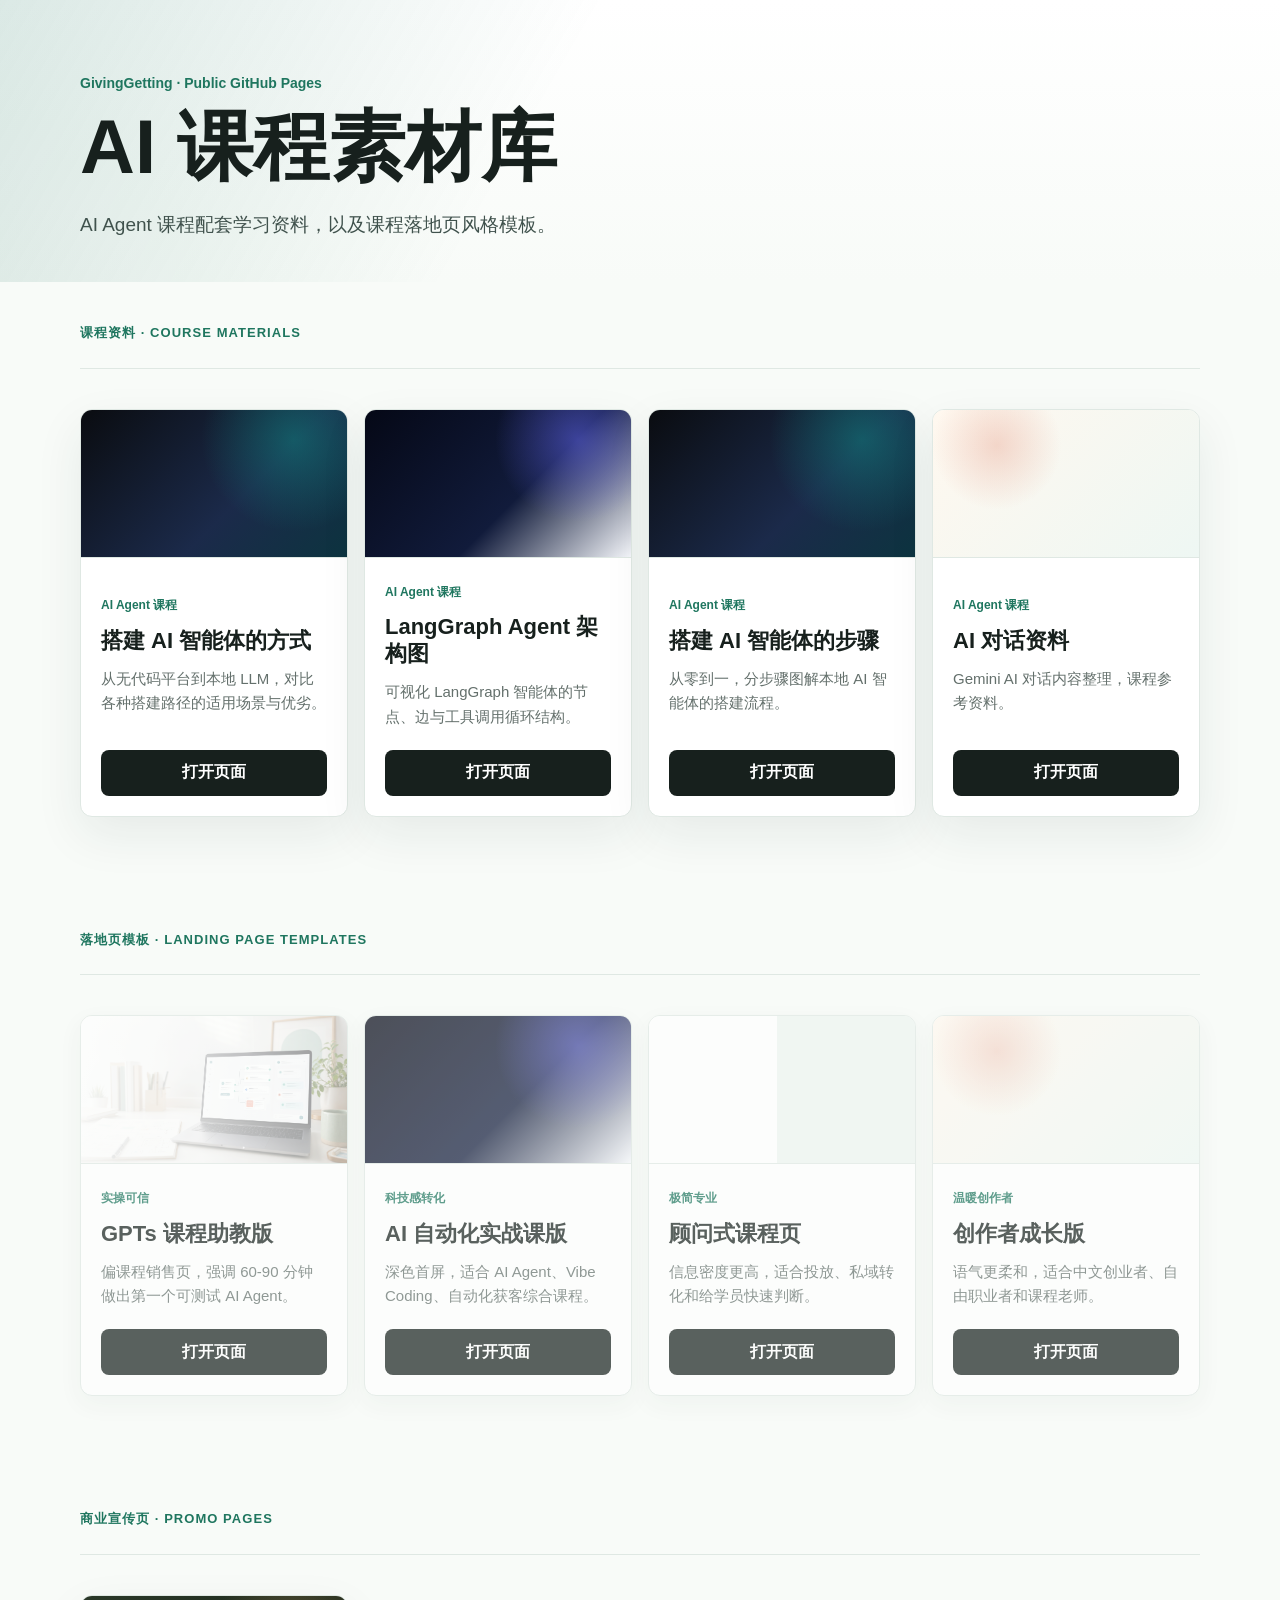
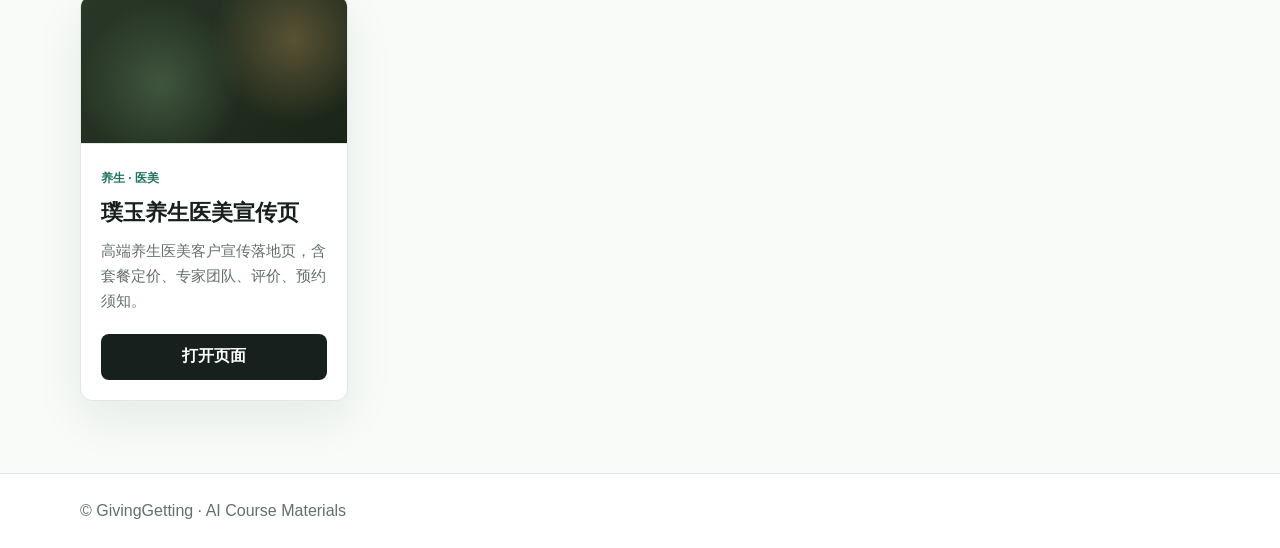
<file: index.html>
<!doctype html>
<html lang="zh-CN">
  <head>
    <meta charset="utf-8" />
    <meta name="viewport" content="width=device-width, initial-scale=1" />
    <title>GivingGetting AI 课程素材库</title>
    <meta name="description" content="GivingGetting AI Agent 课程公开素材与落地页模板。" />
    <style>
      :root {
        color-scheme: light;
        --ink: #17201d;
        --muted: #64706c;
        --line: #dfe8e3;
        --paper: #f8fbf8;
        --green: #1f765f;
        --coral: #dc7359;
      }

      * {
        box-sizing: border-box;
      }

      body {
        margin: 0;
        font-family: -apple-system, BlinkMacSystemFont, "Segoe UI", "PingFang SC",
          "Microsoft YaHei", Arial, sans-serif;
        background: var(--paper);
        color: var(--ink);
        line-height: 1.65;
      }

      a {
        color: inherit;
        text-decoration: none;
      }

      .hero {
        padding: 72px 20px 42px;
        background:
          linear-gradient(120deg, rgba(31, 118, 95, 0.16), transparent 42%),
          linear-gradient(180deg, #ffffff, var(--paper));
      }

      .wrap {
        width: min(1120px, calc(100% - 32px));
        margin: 0 auto;
      }

      .eyebrow {
        margin: 0 0 12px;
        color: var(--green);
        font-size: 14px;
        font-weight: 800;
      }

      h1 {
        max-width: 840px;
        margin: 0;
        font-size: clamp(38px, 7vw, 76px);
        line-height: 1.05;
        letter-spacing: 0;
      }

      .lead {
        max-width: 720px;
        margin: 22px 0 0;
        color: #40524d;
        font-size: 19px;
      }

      .grid {
        display: grid;
        grid-template-columns: repeat(4, minmax(0, 1fr));
        gap: 16px;
        padding: 40px 0 72px;
      }

      .card {
        min-height: 320px;
        display: flex;
        flex-direction: column;
        justify-content: space-between;
        border: 1px solid var(--line);
        border-radius: 12px;
        background: #fff;
        box-shadow: 0 18px 48px rgba(25, 54, 46, 0.08);
        overflow: hidden;
      }

      .preview {
        height: 148px;
        border-bottom: 1px solid var(--line);
      }

      .practical {
        background:
          linear-gradient(90deg, rgba(255, 255, 255, 0.94), rgba(255, 255, 255, 0.42)),
          url("gpts-practical/assets/ai-agent-course-hero.png") center/cover;
      }

      .dark {
        background:
          radial-gradient(circle at 80% 20%, rgba(99, 102, 241, 0.52), transparent 34%),
          linear-gradient(135deg, #050816, #111b3b 58%, #f5f7fb);
      }

      .minimal {
        background:
          linear-gradient(90deg, #ffffff 0 48%, #edf4f0 48% 100%),
          repeating-linear-gradient(0deg, transparent 0 18px, rgba(31, 118, 95, 0.18) 19px);
      }

      .agent {
        background:
          radial-gradient(circle at 80% 20%, rgba(13, 148, 136, 0.45), transparent 38%),
          linear-gradient(135deg, #0A0C10, #1B2A4A 60%, #0D3440);
      }

      .warm {
        background:
          radial-gradient(circle at 24% 24%, rgba(220, 115, 89, 0.26), transparent 28%),
          linear-gradient(135deg, #fff8ef, #eef7f3);
      }

      .card-body {
        padding: 20px;
      }

      .tag {
        display: inline-flex;
        margin-bottom: 12px;
        color: var(--green);
        font-size: 12px;
        font-weight: 800;
      }

      h2 {
        margin: 0;
        font-size: 22px;
        line-height: 1.22;
      }

      .card p {
        margin: 12px 0 0;
        color: var(--muted);
        font-size: 15px;
      }

      .open {
        margin: 0 20px 20px;
        min-height: 46px;
        display: inline-flex;
        align-items: center;
        justify-content: center;
        border-radius: 8px;
        background: var(--ink);
        color: #fff;
        font-weight: 760;
      }

      footer {
        border-top: 1px solid var(--line);
        padding: 24px 20px;
        color: var(--muted);
        background: #fff;
      }

      @media (max-width: 980px) {
        .grid {
          grid-template-columns: repeat(2, minmax(0, 1fr));
        }
      }

      @media (max-width: 560px) {
        .hero {
          padding-top: 48px;
        }

        .grid {
          grid-template-columns: 1fr;
        }
      }
    
      .section-label {
        padding: 40px 0 16px;
        font-size: 13px;
        font-weight: 800;
        color: var(--green);
        letter-spacing: 0.08em;
        text-transform: uppercase;
      }
      .section-divider {
        border: none;
        border-top: 1px solid var(--line);
        margin: 8px 0 0;
      }
      .template-grid {
        opacity: 0.7;
      }
      .template-grid .card {
        box-shadow: 0 8px 24px rgba(25,54,46,0.05);
      }

      .wellness {
        background:
          radial-gradient(circle at 30% 60%, rgba(92, 122, 90, 0.5), transparent 40%),
          radial-gradient(circle at 80% 30%, rgba(196, 151, 90, 0.35), transparent 35%),
          linear-gradient(135deg, #2A3828, #1A2518);
      }

    </style>
  </head>
  <body>
    <header class="hero">
      <div class="wrap">
        <p class="eyebrow">GivingGetting · Public GitHub Pages</p>
        <h1>AI 课程素材库</h1>
        <p class="lead">
          AI Agent 课程配套学习资料，以及课程落地页风格模板。
        </p>
      </div>
    </header>

    <main class="wrap">

      <div class="section-label">课程资料 · Course Materials</div>
      <hr class="section-divider">
      <section class="grid" aria-label="课程资料">
        <article class="card">
          <div class="preview agent" aria-hidden="true"></div>
          <div class="card-body">
            <span class="tag">AI Agent 课程</span>
            <h2>搭建 AI 智能体的方式</h2>
            <p>从无代码平台到本地 LLM，对比各种搭建路径的适用场景与优劣。</p>
          </div>
          <a class="open" href="aiagent-course/ai-agent-approaches.html">打开页面</a>
        </article>
        <article class="card">
          <div class="preview dark" aria-hidden="true"></div>
          <div class="card-body">
            <span class="tag">AI Agent 课程</span>
            <h2>LangGraph Agent 架构图</h2>
            <p>可视化 LangGraph 智能体的节点、边与工具调用循环结构。</p>
          </div>
          <a class="open" href="aiagent-course/langgraph-agent-diagram.html">打开页面</a>
        </article>
        <article class="card">
          <div class="preview agent" aria-hidden="true"></div>
          <div class="card-body">
            <span class="tag">AI Agent 课程</span>
            <h2>搭建 AI 智能体的步骤</h2>
            <p>从零到一，分步骤图解本地 AI 智能体的搭建流程。</p>
          </div>
          <a class="open" href="aiagent-course/ai-agent-steps.html">打开页面</a>
        </article>
        <article class="card">
          <div class="preview warm" aria-hidden="true"></div>
          <div class="card-body">
            <span class="tag">AI Agent 课程</span>
            <h2>AI 对话资料</h2>
            <p>Gemini AI 对话内容整理，课程参考资料。</p>
          </div>
          <a class="open" href="aiagent-course/ai.html">打开页面</a>
        </article>
      </section>

      <div class="section-label">落地页模板 · Landing Page Templates</div>
      <hr class="section-divider">
      <section class="grid template-grid" aria-label="落地页模板">
        <article class="card">
          <div class="preview practical" aria-hidden="true"></div>
          <div class="card-body">
            <span class="tag">实操可信</span>
            <h2>GPTs 课程助教版</h2>
            <p>偏课程销售页，强调 60-90 分钟做出第一个可测试 AI Agent。</p>
          </div>
          <a class="open" href="gpts-practical/">打开页面</a>
        </article>
        <article class="card">
          <div class="preview dark" aria-hidden="true"></div>
          <div class="card-body">
            <span class="tag">科技感转化</span>
            <h2>AI 自动化实战课版</h2>
            <p>深色首屏，适合 AI Agent、Vibe Coding、自动化获客综合课程。</p>
          </div>
          <a class="open" href="automation-dark/">打开页面</a>
        </article>
        <article class="card">
          <div class="preview minimal" aria-hidden="true"></div>
          <div class="card-body">
            <span class="tag">极简专业</span>
            <h2>顾问式课程页</h2>
            <p>信息密度更高，适合投放、私域转化和给学员快速判断。</p>
          </div>
          <a class="open" href="minimal-pro/">打开页面</a>
        </article>
        <article class="card">
          <div class="preview warm" aria-hidden="true"></div>
          <div class="card-body">
            <span class="tag">温暖创作者</span>
            <h2>创作者成长版</h2>
            <p>语气更柔和，适合中文创业者、自由职业者和课程老师。</p>
          </div>
          <a class="open" href="warm-creator/">打开页面</a>
        </article>
      </section>

      <div class="section-label">商业宣传页 · Promo Pages</div>
      <hr class="section-divider">
      <section class="grid" aria-label="商业宣传页">
        <article class="card">
          <div class="preview wellness" aria-hidden="true"></div>
          <div class="card-body">
            <span class="tag">养生 · 医美</span>
            <h2>璞玉养生医美宣传页</h2>
            <p>高端养生医美客户宣传落地页，含套餐定价、专家团队、评价、预约须知。</p>
          </div>
          <a class="open" href="wellness-promo/">打开页面</a>
        </article>
      </section>

    </main>

    <footer>
      <div class="wrap">© GivingGetting · AI Course Materials</div>
    </footer>
  </body>
</html>
</file>
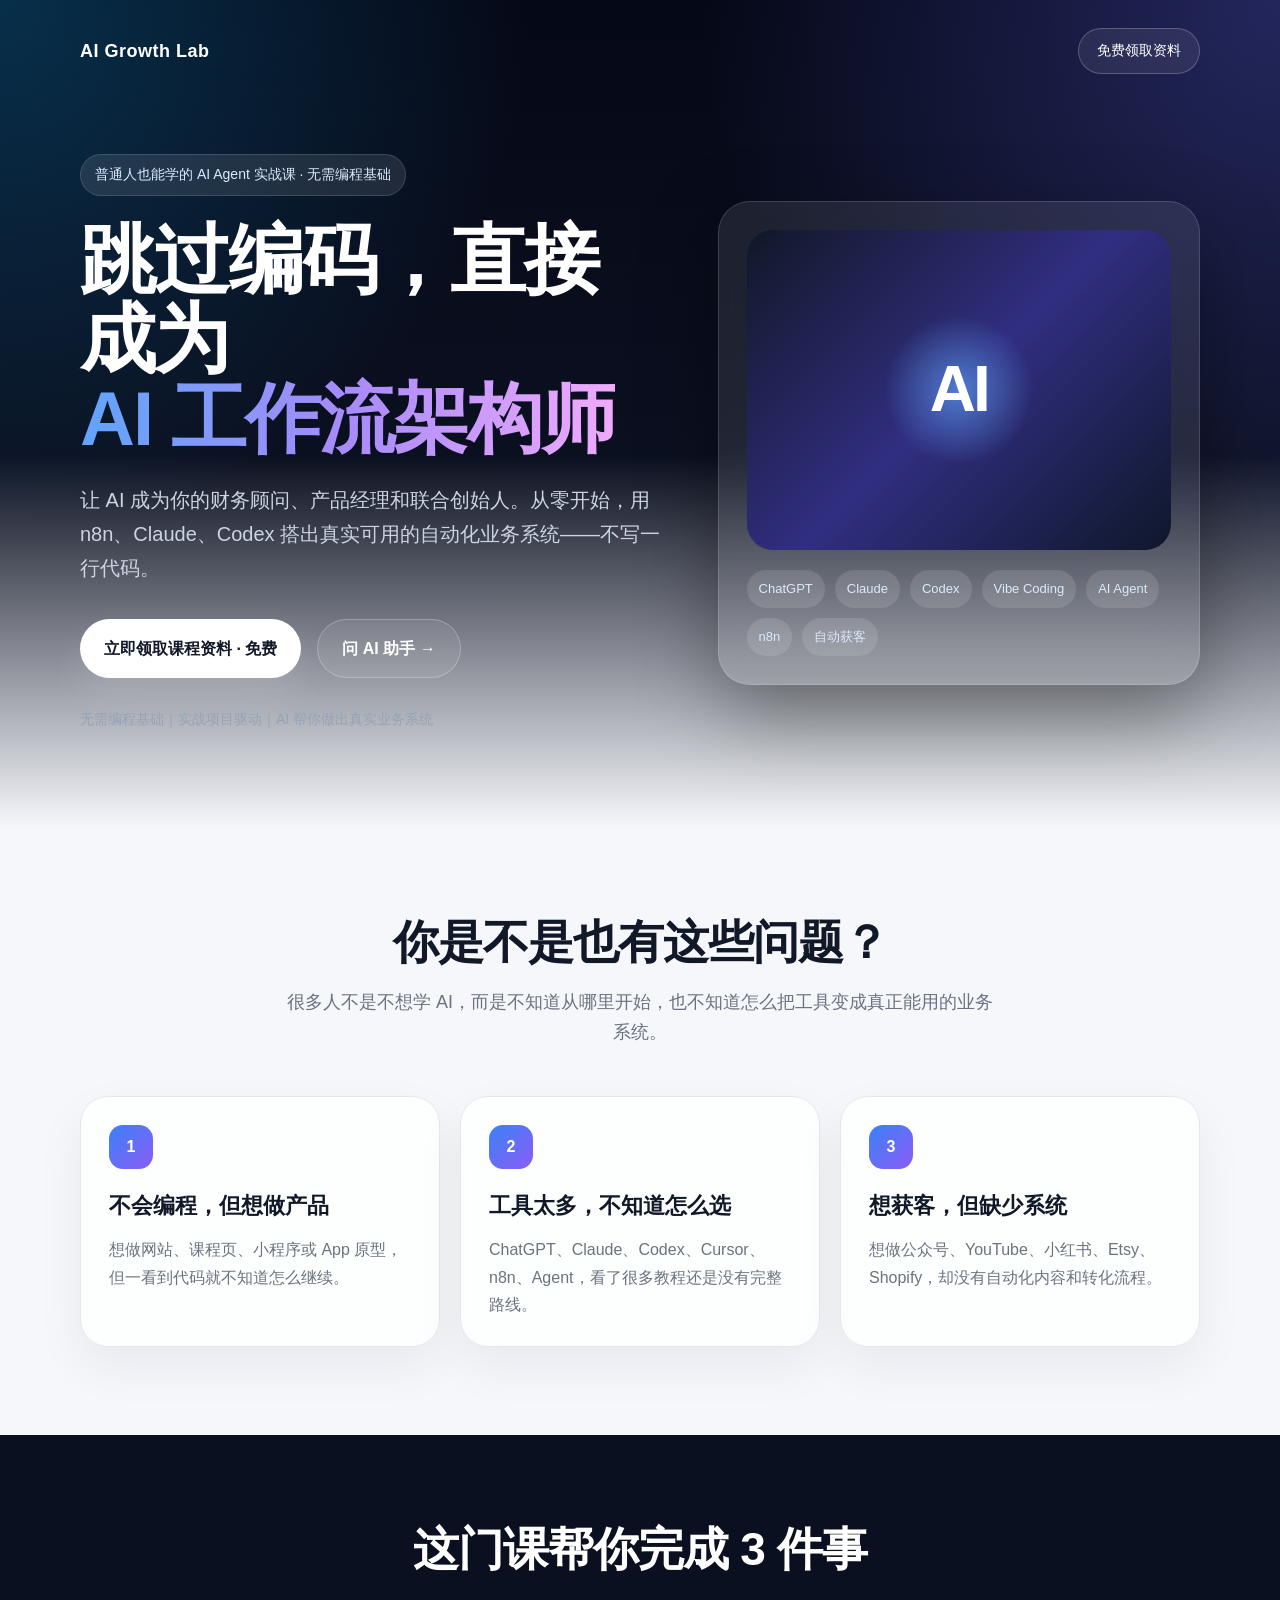
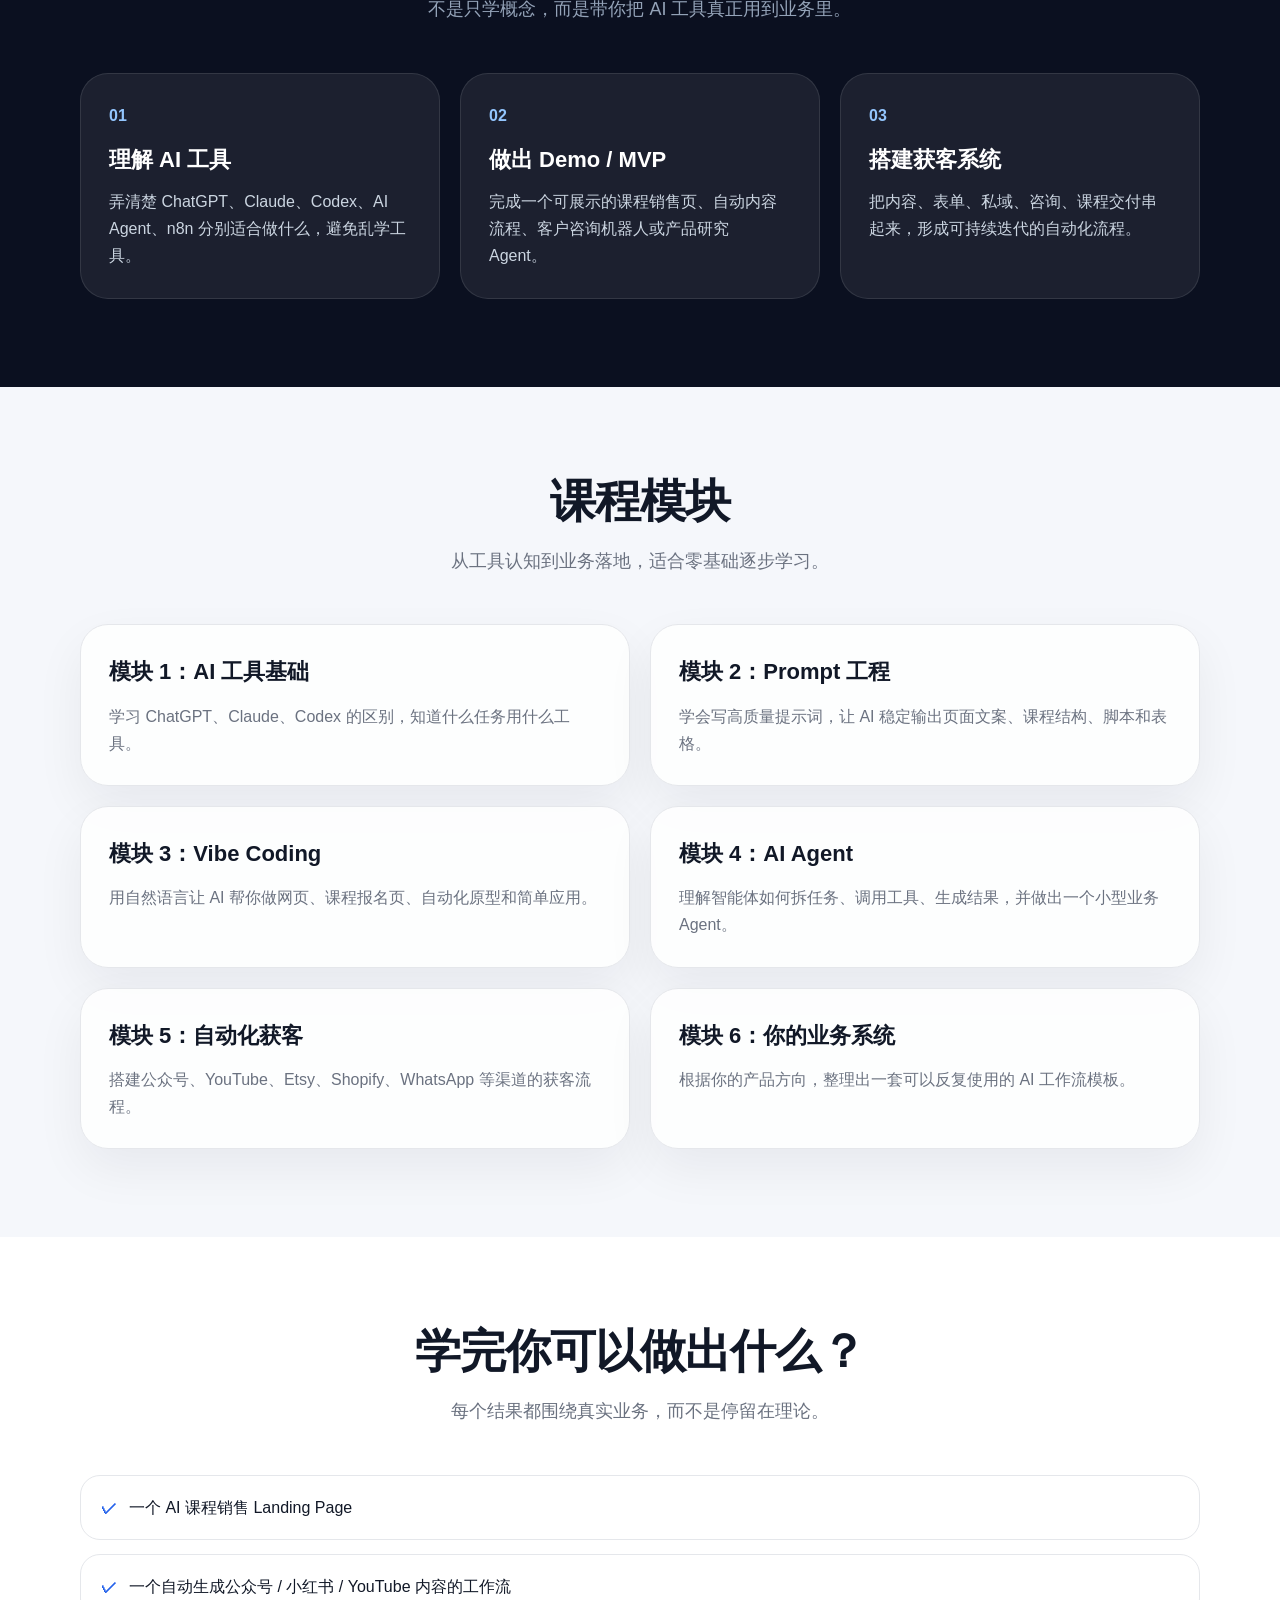
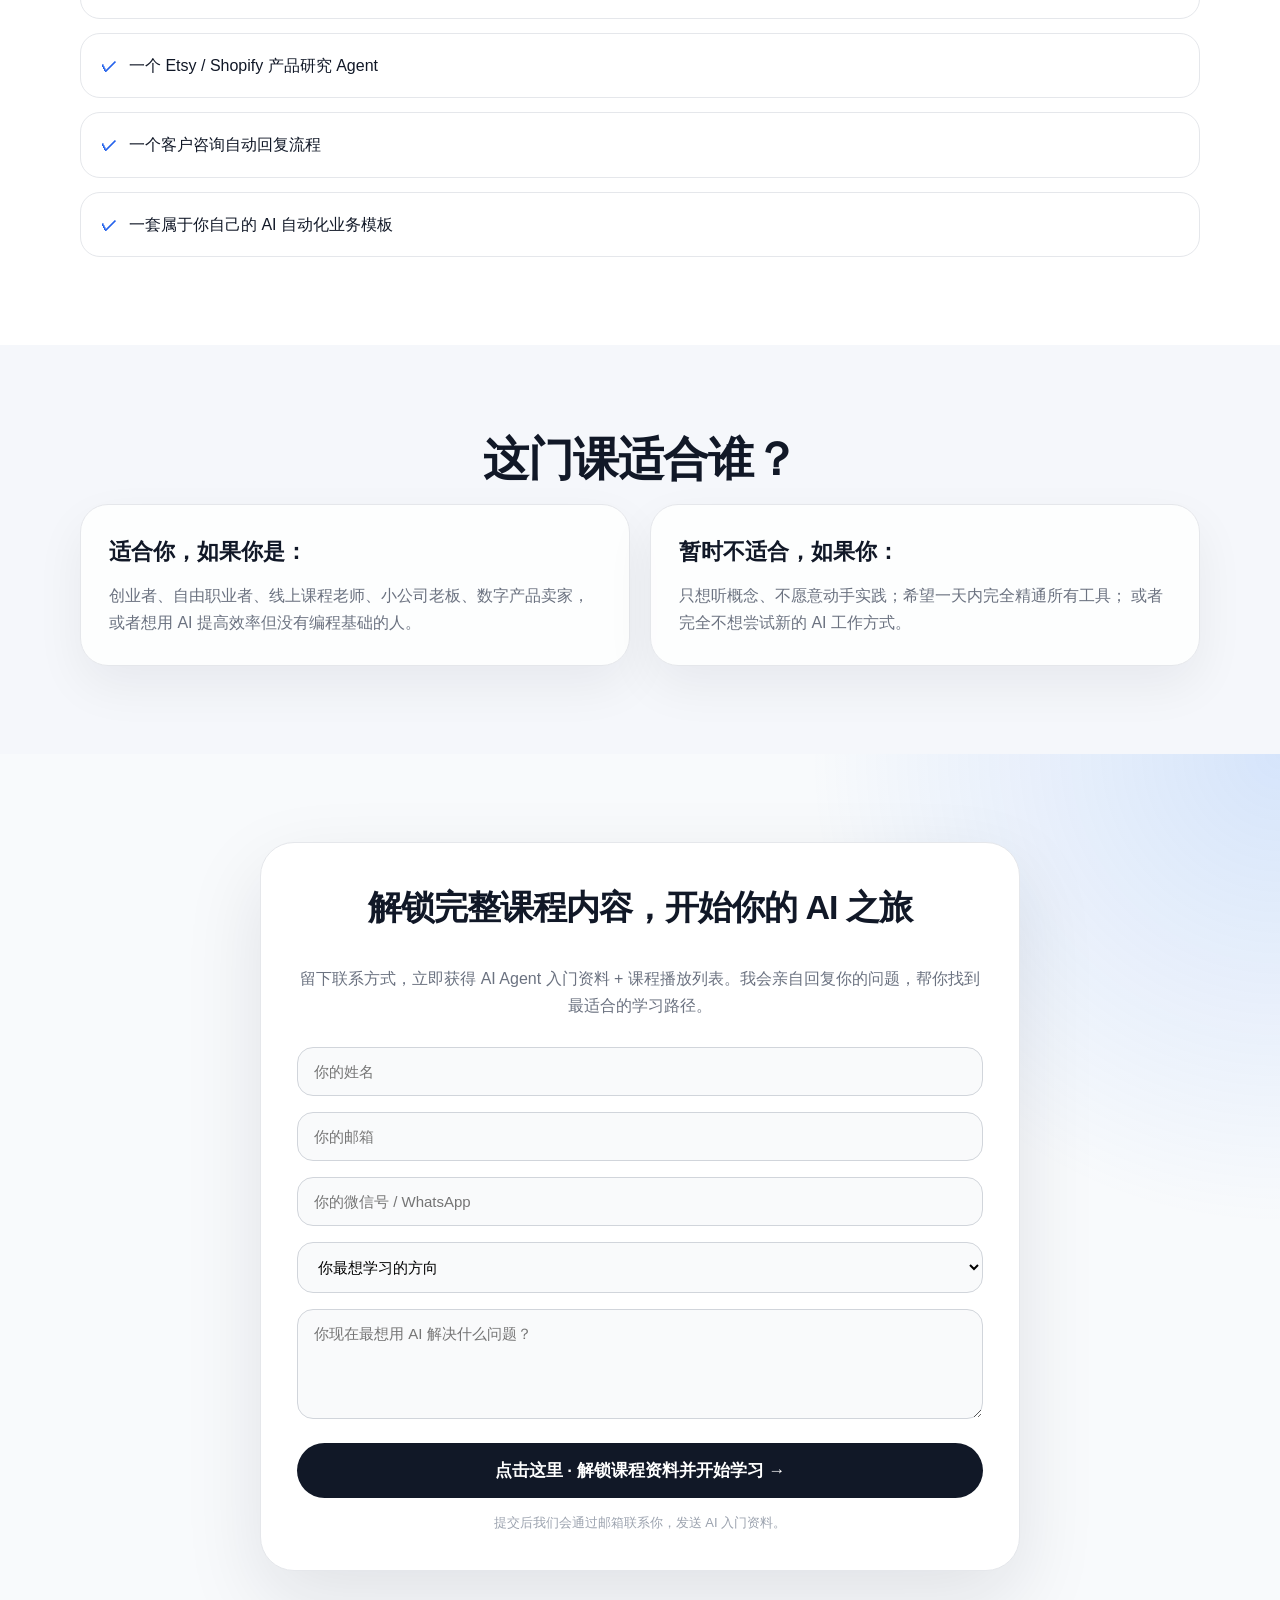
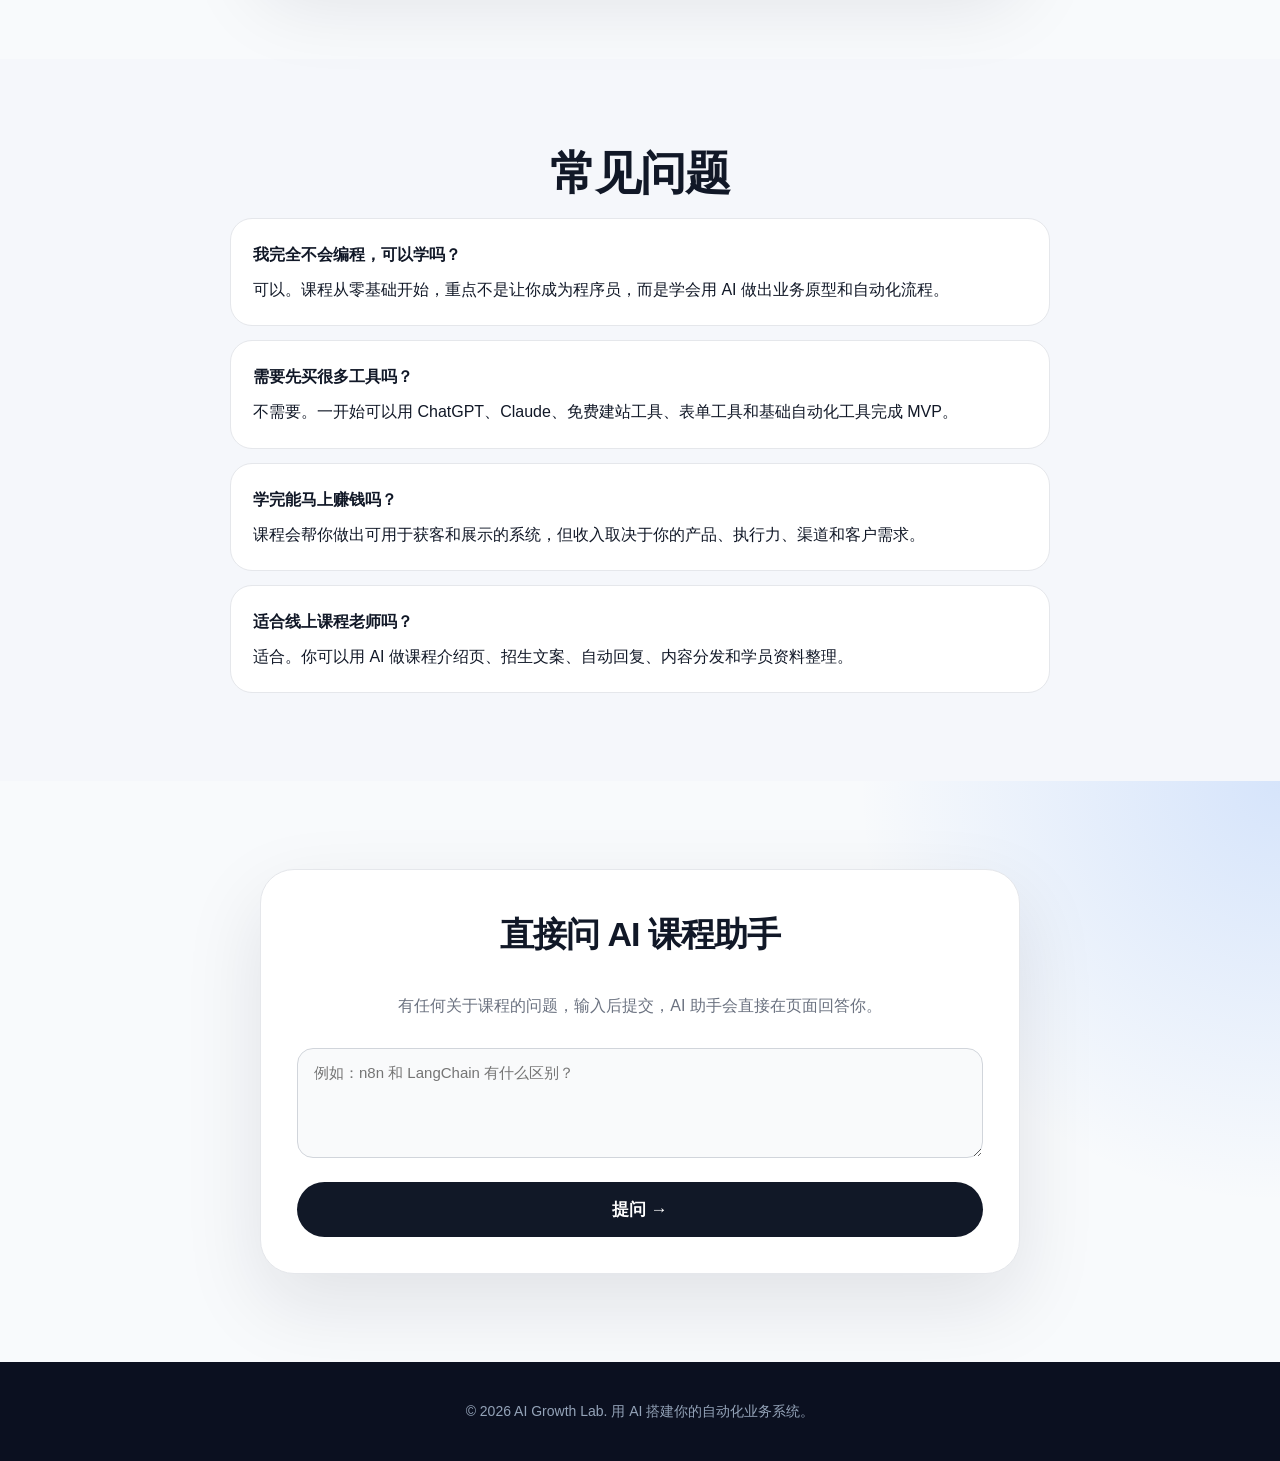
<file: automation-dark/index.html>
<!DOCTYPE html>
<html lang="zh-CN">
<head>
  <meta charset="UTF-8" />
  <meta name="viewport" content="width=device-width, initial-scale=1.0" />
  <title>从零到专家：跳过编码直接成为AI工作流架构师｜GivingGetting</title>

  <style>
    * {
      box-sizing: border-box;
    }

    body {
      margin: 0;
      font-family: -apple-system, BlinkMacSystemFont, "SF Pro Display", "PingFang SC",
        "Microsoft YaHei", Arial, sans-serif;
      background: #f5f7fb;
      color: #111827;
      line-height: 1.7;
    }

    a {
      text-decoration: none;
    }

    .page {
      overflow: hidden;
    }

    .hero {
      min-height: 92vh;
      padding: 28px 24px 80px;
      background:
        radial-gradient(circle at top right, rgba(99, 102, 241, 0.32), transparent 38%),
        radial-gradient(circle at top left, rgba(14, 165, 233, 0.25), transparent 35%),
        linear-gradient(180deg, #050816 0%, #0b1020 55%, #f5f7fb 100%);
      color: white;
    }

    .nav {
      max-width: 1120px;
      margin: 0 auto 80px;
      display: flex;
      justify-content: space-between;
      align-items: center;
    }

    .logo {
      font-size: 18px;
      font-weight: 700;
      letter-spacing: 0.5px;
    }

    .nav-btn {
      padding: 10px 18px;
      border: 1px solid rgba(255,255,255,0.22);
      border-radius: 999px;
      color: white;
      font-size: 14px;
      background: rgba(255,255,255,0.08);
      backdrop-filter: blur(14px);
    }

    .hero-inner {
      max-width: 1120px;
      margin: 0 auto;
      display: grid;
      grid-template-columns: 1.1fr 0.9fr;
      gap: 48px;
      align-items: center;
    }

    .badge {
      display: inline-flex;
      padding: 8px 14px;
      border-radius: 999px;
      background: rgba(255,255,255,0.1);
      color: #dbeafe;
      font-size: 14px;
      border: 1px solid rgba(255,255,255,0.14);
      margin-bottom: 24px;
    }

    h1 {
      font-size: clamp(42px, 7vw, 76px);
      line-height: 1.05;
      margin: 0 0 24px;
      letter-spacing: -2px;
    }

    .gradient-text {
      background: linear-gradient(90deg, #60a5fa, #a78bfa, #f0abfc);
      -webkit-background-clip: text;
      color: transparent;
    }

    .hero p {
      font-size: 20px;
      color: #cbd5e1;
      max-width: 620px;
      margin-bottom: 34px;
    }

    .cta-row {
      display: flex;
      gap: 16px;
      flex-wrap: wrap;
      margin-bottom: 30px;
    }

    .btn-primary,
    .btn-secondary {
      padding: 15px 24px;
      border-radius: 999px;
      font-weight: 700;
      font-size: 16px;
      display: inline-flex;
      align-items: center;
      justify-content: center;
    }

    .btn-primary {
      background: white;
      color: #111827;
      box-shadow: 0 20px 40px rgba(255,255,255,0.12);
    }

    .btn-secondary {
      color: white;
      border: 1px solid rgba(255,255,255,0.24);
      background: rgba(255,255,255,0.08);
    }

    .trust {
      font-size: 14px;
      color: #94a3b8;
    }

    .hero-card {
      background: rgba(255,255,255,0.09);
      border: 1px solid rgba(255,255,255,0.14);
      backdrop-filter: blur(20px);
      border-radius: 32px;
      padding: 28px;
      box-shadow: 0 30px 80px rgba(0,0,0,0.35);
    }

    .ai-box {
      height: 320px;
      border-radius: 26px;
      background:
        radial-gradient(circle at center, rgba(96,165,250,0.65), transparent 28%),
        linear-gradient(135deg, #111827, #312e81, #0f172a);
      display: flex;
      align-items: center;
      justify-content: center;
      font-size: 64px;
      font-weight: 800;
      letter-spacing: -3px;
      color: white;
      margin-bottom: 20px;
    }

    .tool-tags {
      display: flex;
      flex-wrap: wrap;
      gap: 10px;
    }

    .tool-tags span {
      padding: 8px 12px;
      background: rgba(255,255,255,0.12);
      border-radius: 999px;
      font-size: 13px;
      color: #dbeafe;
    }

    section {
      padding: 88px 24px;
    }

    .container {
      max-width: 1120px;
      margin: 0 auto;
    }

    .section-title {
      font-size: clamp(30px, 4vw, 46px);
      line-height: 1.15;
      text-align: center;
      margin: 0 0 18px;
      letter-spacing: -1px;
    }

    .section-subtitle {
      text-align: center;
      color: #6b7280;
      font-size: 18px;
      max-width: 720px;
      margin: 0 auto 48px;
    }

    .grid-3 {
      display: grid;
      grid-template-columns: repeat(3, 1fr);
      gap: 20px;
    }

    .grid-2 {
      display: grid;
      grid-template-columns: repeat(2, 1fr);
      gap: 20px;
    }

    .card {
      background: rgba(255,255,255,0.85);
      border: 1px solid #e5e7eb;
      border-radius: 28px;
      padding: 28px;
      box-shadow: 0 20px 50px rgba(15,23,42,0.06);
    }

    .card h3 {
      margin: 0 0 12px;
      font-size: 22px;
    }

    .card p {
      color: #6b7280;
      margin: 0;
    }

    .icon {
      width: 44px;
      height: 44px;
      border-radius: 14px;
      background: linear-gradient(135deg, #3b82f6, #8b5cf6);
      color: white;
      display: flex;
      align-items: center;
      justify-content: center;
      margin-bottom: 18px;
      font-weight: 800;
    }

    .dark-section {
      background: #0b1020;
      color: white;
    }

    .dark-section .section-subtitle {
      color: #94a3b8;
    }

    .module {
      background: rgba(255,255,255,0.07);
      border: 1px solid rgba(255,255,255,0.1);
      border-radius: 28px;
      padding: 28px;
    }

    .module-num {
      color: #93c5fd;
      font-weight: 800;
      margin-bottom: 12px;
    }

    .module h3 {
      margin: 0 0 10px;
      font-size: 22px;
    }

    .module p {
      color: #cbd5e1;
      margin: 0;
    }

    .result-list {
      display: grid;
      gap: 14px;
    }

    .result-item {
      background: white;
      border-radius: 20px;
      padding: 18px 20px;
      border: 1px solid #e5e7eb;
      display: flex;
      gap: 12px;
      align-items: flex-start;
    }

    .check {
      color: #2563eb;
      font-weight: 800;
    }

    .form-section {
      background:
        radial-gradient(circle at top right, rgba(59,130,246,0.18), transparent 30%),
        #f8fafc;
    }

    .form-box {
      max-width: 760px;
      margin: 0 auto;
      background: white;
      border-radius: 34px;
      padding: 36px;
      box-shadow: 0 30px 80px rgba(15,23,42,0.1);
      border: 1px solid #e5e7eb;
    }

    .form-box h2 {
      margin-top: 0;
      font-size: 34px;
      letter-spacing: -1px;
      text-align: center;
    }

    .form-box p {
      text-align: center;
      color: #6b7280;
      margin-bottom: 28px;
    }

    .form-grid {
      display: grid;
      gap: 16px;
    }

    input,
    select,
    textarea {
      width: 100%;
      padding: 15px 16px;
      border: 1px solid #d1d5db;
      border-radius: 16px;
      font-size: 15px;
      font-family: inherit;
      outline: none;
      background: #f9fafb;
    }

    input:focus,
    select:focus,
    textarea:focus {
      border-color: #3b82f6;
      background: white;
    }

    textarea {
      min-height: 110px;
      resize: vertical;
    }

    .submit-btn {
      margin-top: 8px;
      width: 100%;
      border: none;
      padding: 16px 22px;
      border-radius: 999px;
      background: #111827;
      color: white;
      font-size: 17px;
      font-weight: 800;
      cursor: pointer;
    }

    .small-note {
      font-size: 13px;
      color: #9ca3af;
      margin-top: 14px;
      text-align: center;
    }

    .faq {
      max-width: 820px;
      margin: 0 auto;
      display: grid;
      gap: 14px;
    }

    .faq-item {
      background: white;
      border-radius: 22px;
      padding: 22px;
      border: 1px solid #e5e7eb;
    }

    .faq-item strong {
      display: block;
      margin-bottom: 8px;
    }

    footer {
      padding: 38px 24px;
      text-align: center;
      background: #0b1020;
      color: #94a3b8;
      font-size: 14px;
    }

    @media (max-width: 860px) {
      .hero {
        padding-bottom: 56px;
      }

      .nav {
        margin-bottom: 52px;
      }

      .hero-inner,
      .grid-3,
      .grid-2 {
        grid-template-columns: 1fr;
      }

      .hero-card {
        margin-top: 8px;
      }

      .ai-box {
        height: 240px;
        font-size: 48px;
      }

      .hero p {
        font-size: 18px;
      }

      section {
        padding: 64px 20px;
      }

      .form-box {
        padding: 26px;
        border-radius: 28px;
      }

      .form-box h2 {
        font-size: 28px;
      }
    }
  </style>
</head>

<body>
  <div class="page">

    <header class="hero">
      <nav class="nav">
        <div class="logo">AI Growth Lab</div>
        <a href="#lead-form" class="nav-btn">免费领取资料</a>
      </nav>

      <div class="hero-inner">
        <div>
          <div class="badge">普通人也能学的 AI Agent 实战课 · 无需编程基础</div>

          <h1>
            跳过编码，直接成为<br />
            <span class="gradient-text">AI 工作流架构师</span>
          </h1>

          <p>
            让 AI 成为你的财务顾问、产品经理和联合创始人。从零开始，用 n8n、Claude、Codex
            搭出真实可用的自动化业务系统——不写一行代码。
          </p>

          <div class="cta-row">
            <a href="#lead-form" class="btn-primary">立即领取课程资料 · 免费</a>
            <a href="#ask-ai" class="btn-secondary">问 AI 助手 →</a>
          </div>

          <div class="trust">
            无需编程基础｜实战项目驱动｜AI 帮你做出真实业务系统
          </div>
        </div>

        <div class="hero-card">
          <div class="ai-box">AI</div>
          <div class="tool-tags">
            <span>ChatGPT</span>
            <span>Claude</span>
            <span>Codex</span>
            <span>Vibe Coding</span>
            <span>AI Agent</span>
            <span>n8n</span>
            <span>自动获客</span>
          </div>
        </div>
      </div>
    </header>

    <section>
      <div class="container">
        <h2 class="section-title">你是不是也有这些问题？</h2>
        <p class="section-subtitle">
          很多人不是不想学 AI，而是不知道从哪里开始，也不知道怎么把工具变成真正能用的业务系统。
        </p>

        <div class="grid-3">
          <div class="card">
            <div class="icon">1</div>
            <h3>不会编程，但想做产品</h3>
            <p>想做网站、课程页、小程序或 App 原型，但一看到代码就不知道怎么继续。</p>
          </div>

          <div class="card">
            <div class="icon">2</div>
            <h3>工具太多，不知道怎么选</h3>
            <p>ChatGPT、Claude、Codex、Cursor、n8n、Agent，看了很多教程还是没有完整路线。</p>
          </div>

          <div class="card">
            <div class="icon">3</div>
            <h3>想获客，但缺少系统</h3>
            <p>想做公众号、YouTube、小红书、Etsy、Shopify，却没有自动化内容和转化流程。</p>
          </div>
        </div>
      </div>
    </section>

    <section class="dark-section">
      <div class="container">
        <h2 class="section-title">这门课帮你完成 3 件事</h2>
        <p class="section-subtitle">
          不是只学概念，而是带你把 AI 工具真正用到业务里。
        </p>

        <div class="grid-3">
          <div class="module">
            <div class="module-num">01</div>
            <h3>理解 AI 工具</h3>
            <p>弄清楚 ChatGPT、Claude、Codex、AI Agent、n8n 分别适合做什么，避免乱学工具。</p>
          </div>

          <div class="module">
            <div class="module-num">02</div>
            <h3>做出 Demo / MVP</h3>
            <p>完成一个可展示的课程销售页、自动内容流程、客户咨询机器人或产品研究 Agent。</p>
          </div>

          <div class="module">
            <div class="module-num">03</div>
            <h3>搭建获客系统</h3>
            <p>把内容、表单、私域、咨询、课程交付串起来，形成可持续迭代的自动化流程。</p>
          </div>
        </div>
      </div>
    </section>

    <section>
      <div class="container">
        <h2 class="section-title">课程模块</h2>
        <p class="section-subtitle">
          从工具认知到业务落地，适合零基础逐步学习。
        </p>

        <div class="grid-2">
          <div class="card">
            <h3>模块 1：AI 工具基础</h3>
            <p>学习 ChatGPT、Claude、Codex 的区别，知道什么任务用什么工具。</p>
          </div>

          <div class="card">
            <h3>模块 2：Prompt 工程</h3>
            <p>学会写高质量提示词，让 AI 稳定输出页面文案、课程结构、脚本和表格。</p>
          </div>

          <div class="card">
            <h3>模块 3：Vibe Coding</h3>
            <p>用自然语言让 AI 帮你做网页、课程报名页、自动化原型和简单应用。</p>
          </div>

          <div class="card">
            <h3>模块 4：AI Agent</h3>
            <p>理解智能体如何拆任务、调用工具、生成结果，并做出一个小型业务 Agent。</p>
          </div>

          <div class="card">
            <h3>模块 5：自动化获客</h3>
            <p>搭建公众号、YouTube、Etsy、Shopify、WhatsApp 等渠道的获客流程。</p>
          </div>

          <div class="card">
            <h3>模块 6：你的业务系统</h3>
            <p>根据你的产品方向，整理出一套可以反复使用的 AI 工作流模板。</p>
          </div>
        </div>
      </div>
    </section>

    <section style="background:#ffffff;">
      <div class="container">
        <h2 class="section-title">学完你可以做出什么？</h2>
        <p class="section-subtitle">
          每个结果都围绕真实业务，而不是停留在理论。
        </p>

        <div class="result-list">
          <div class="result-item">
            <span class="check">✓</span>
            <div>一个 AI 课程销售 Landing Page</div>
          </div>

          <div class="result-item">
            <span class="check">✓</span>
            <div>一个自动生成公众号 / 小红书 / YouTube 内容的工作流</div>
          </div>

          <div class="result-item">
            <span class="check">✓</span>
            <div>一个 Etsy / Shopify 产品研究 Agent</div>
          </div>

          <div class="result-item">
            <span class="check">✓</span>
            <div>一个客户咨询自动回复流程</div>
          </div>

          <div class="result-item">
            <span class="check">✓</span>
            <div>一套属于你自己的 AI 自动化业务模板</div>
          </div>
        </div>
      </div>
    </section>

    <section>
      <div class="container">
        <h2 class="section-title">这门课适合谁？</h2>

        <div class="grid-2">
          <div class="card">
            <h3>适合你，如果你是：</h3>
            <p>
              创业者、自由职业者、线上课程老师、小公司老板、数字产品卖家，
              或者想用 AI 提高效率但没有编程基础的人。
            </p>
          </div>

          <div class="card">
            <h3>暂时不适合，如果你：</h3>
            <p>
              只想听概念、不愿意动手实践；希望一天内完全精通所有工具；
              或者完全不想尝试新的 AI 工作方式。
            </p>
          </div>
        </div>
      </div>
    </section>

    <section class="form-section" id="lead-form">
      <div class="form-box">
        <h2>解锁完整课程内容，开始你的 AI 之旅</h2>
        <p>
          留下联系方式，立即获得 AI Agent 入门资料 + 课程播放列表。我会亲自回复你的问题，帮你找到最适合的学习路径。
        </p>

        <form id="signup-form">
          <div class="form-grid">
            <input type="text" id="field-name" placeholder="你的姓名" required />

            <input type="email" id="field-email" placeholder="你的邮箱" required />

            <input type="text" id="field-wechat" placeholder="你的微信号 / WhatsApp" />

            <select id="field-direction" required>
              <option value="">你最想学习的方向</option>
              <option>AI Agent 智能体</option>
              <option>Vibe Coding 做网站 / App 原型</option>
              <option>自动化获客系统</option>
              <option>数字产品 / Etsy / Shopify</option>
              <option>还不确定，想先咨询</option>
            </select>

            <textarea id="field-question" placeholder="你现在最想用 AI 解决什么问题？"></textarea>

            <button type="submit" class="submit-btn" id="submit-btn">点击这里 · 解锁课程资料并开始学习 →</button>
          </div>
        </form>
        <div id="form-success" style="display:none; text-align:center; padding:20px; color:#4ade80; font-size:1.1rem;">
          ✓ 已收到！我们会尽快通过邮箱联系你。
        </div>

        <div class="small-note">
          提交后我们会通过邮箱联系你，发送 AI 入门资料。
        </div>

      </div>
    </section>

    <section>
      <div class="container">
        <h2 class="section-title">常见问题</h2>

        <div class="faq">
          <div class="faq-item">
            <strong>我完全不会编程，可以学吗？</strong>
            <div>可以。课程从零基础开始，重点不是让你成为程序员，而是学会用 AI 做出业务原型和自动化流程。</div>
          </div>

          <div class="faq-item">
            <strong>需要先买很多工具吗？</strong>
            <div>不需要。一开始可以用 ChatGPT、Claude、免费建站工具、表单工具和基础自动化工具完成 MVP。</div>
          </div>

          <div class="faq-item">
            <strong>学完能马上赚钱吗？</strong>
            <div>课程会帮你做出可用于获客和展示的系统，但收入取决于你的产品、执行力、渠道和客户需求。</div>
          </div>

          <div class="faq-item">
            <strong>适合线上课程老师吗？</strong>
            <div>适合。你可以用 AI 做课程介绍页、招生文案、自动回复、内容分发和学员资料整理。</div>
          </div>
        </div>
      </div>
    </section>

    <section class="form-section" id="ask-ai">
      <div class="form-box">
        <h2>直接问 AI 课程助手</h2>
        <p>有任何关于课程的问题，输入后提交，AI 助手会直接在页面回答你。</p>
        <form id="ask-form">
          <div class="form-grid">
            <textarea id="ask-question" placeholder="例如：n8n 和 LangChain 有什么区别？" required style="height:80px"></textarea>
            <button type="submit" class="submit-btn" id="ask-btn">提问 →</button>
          </div>
        </form>
        <div id="ask-loading" style="display:none; text-align:center; padding:16px; color:#94a3b8;">AI 助手思考中，约 15-30 秒...</div>
        <div id="ask-answer" style="display:none; margin-top:16px; padding:20px; background:#f0f4ff; border-left:4px solid #6366f1; border-radius:8px; color:#1e293b; line-height:1.8;"></div>
      </div>
    </section>

    <footer>
      © 2026 AI Growth Lab. 用 AI 搭建你的自动化业务系统。
    </footer>

  </div>
  <script>
    document.getElementById('ask-form').addEventListener('submit', async function(e) {
      e.preventDefault();
      const btn = document.getElementById('ask-btn');
      const question = document.getElementById('ask-question').value;
      btn.disabled = true;
      btn.textContent = '思考中...';
      document.getElementById('ask-loading').style.display = 'block';
      document.getElementById('ask-answer').style.display = 'none';
      try {
        const res = await fetch('https://primer-aorta-disclose.ngrok-free.dev/webhook/student-rag', {
          method: 'POST',
          headers: {'Content-Type': 'application/json', 'ngrok-skip-browser-warning': 'true'},
          body: JSON.stringify({question, name: '访客', email: ''})
        });
        const data = await res.json();
        document.getElementById('ask-loading').style.display = 'none';
        const answerEl = document.getElementById('ask-answer');
        answerEl.textContent = data.answer || '抱歉，暂时无法回答这个问题。';
        answerEl.style.display = 'block';
      } catch(err) {
        document.getElementById('ask-loading').style.display = 'none';
        document.getElementById('ask-answer').textContent = '连接失败，请稍后再试。';
        document.getElementById('ask-answer').style.display = 'block';
      }
      btn.disabled = false;
      btn.textContent = '提问 →';
    });

    document.getElementById('signup-form').addEventListener('submit', async function(e) {
      e.preventDefault();
      const btn = document.getElementById('submit-btn');
      btn.disabled = true;
      btn.textContent = '提交中...';
      try {
        await fetch('https://primer-aorta-disclose.ngrok-free.dev/webhook/student-form', {
          method: 'POST',
          headers: { 'Content-Type': 'application/json', 'ngrok-skip-browser-warning': 'true' },
          body: JSON.stringify({
            name: document.getElementById('field-name').value,
            email: document.getElementById('field-email').value,
            wechat: document.getElementById('field-wechat').value,
            direction: document.getElementById('field-direction').value,
            question: document.getElementById('field-question').value
          })
        });
        document.getElementById('signup-form').style.display = 'none';
        document.getElementById('form-success').style.display = 'block';
      } catch(err) {
        btn.disabled = false;
        btn.textContent = '提交并领取资料';
        alert('提交失败，请稍后重试');
      }
    });
  </script>
</body>
</html>
</file>
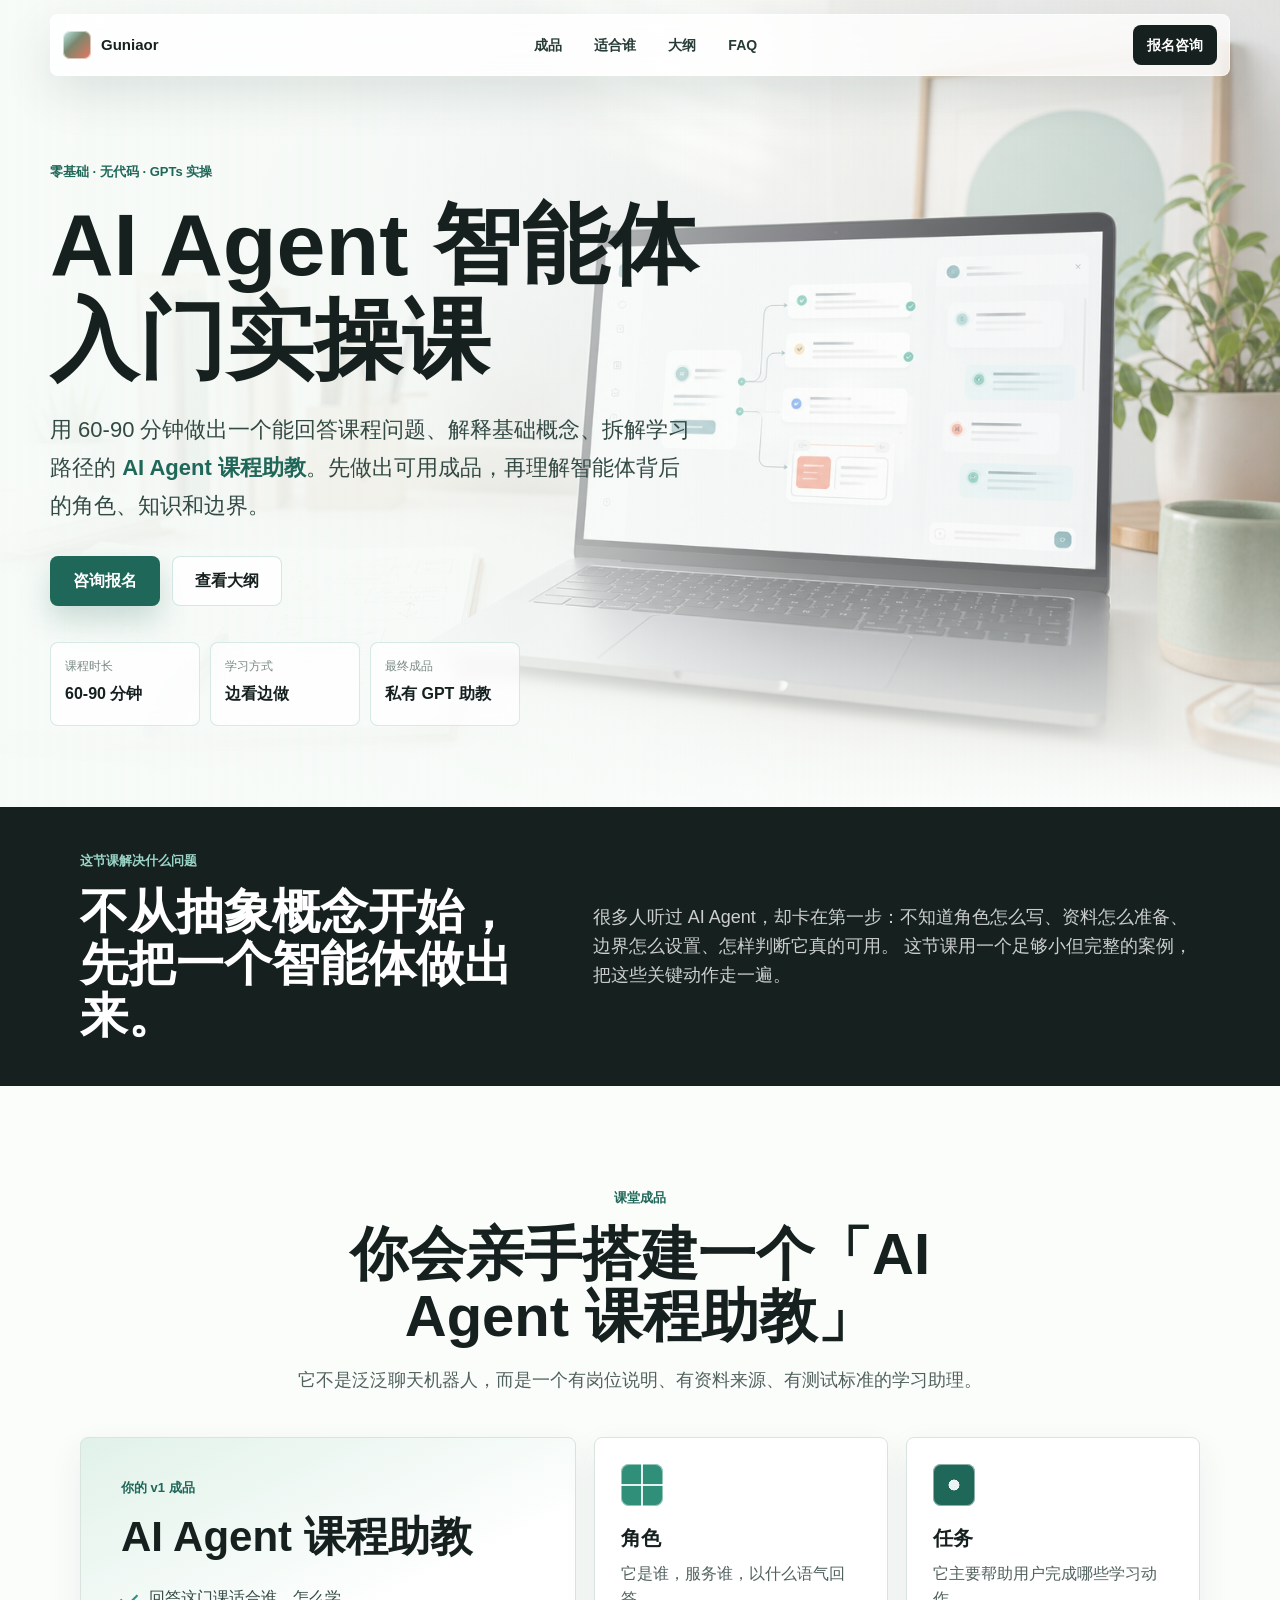
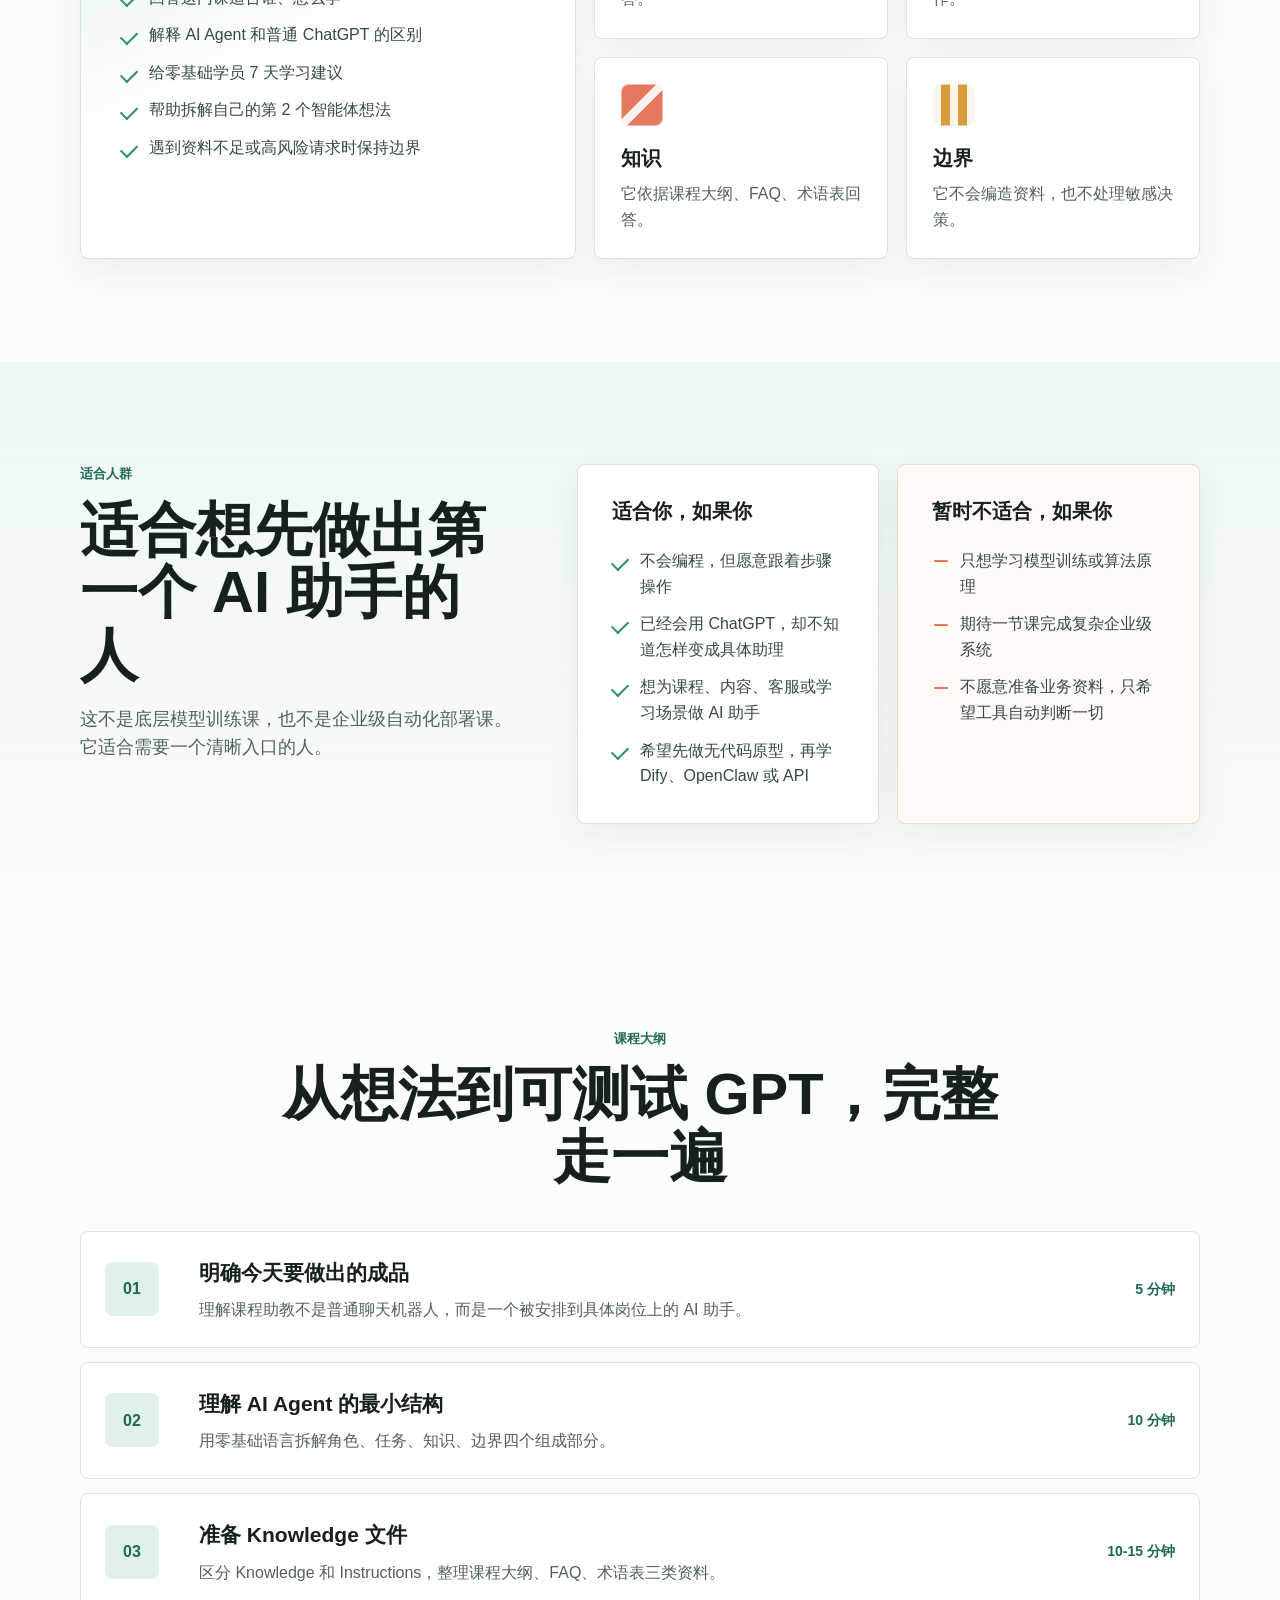
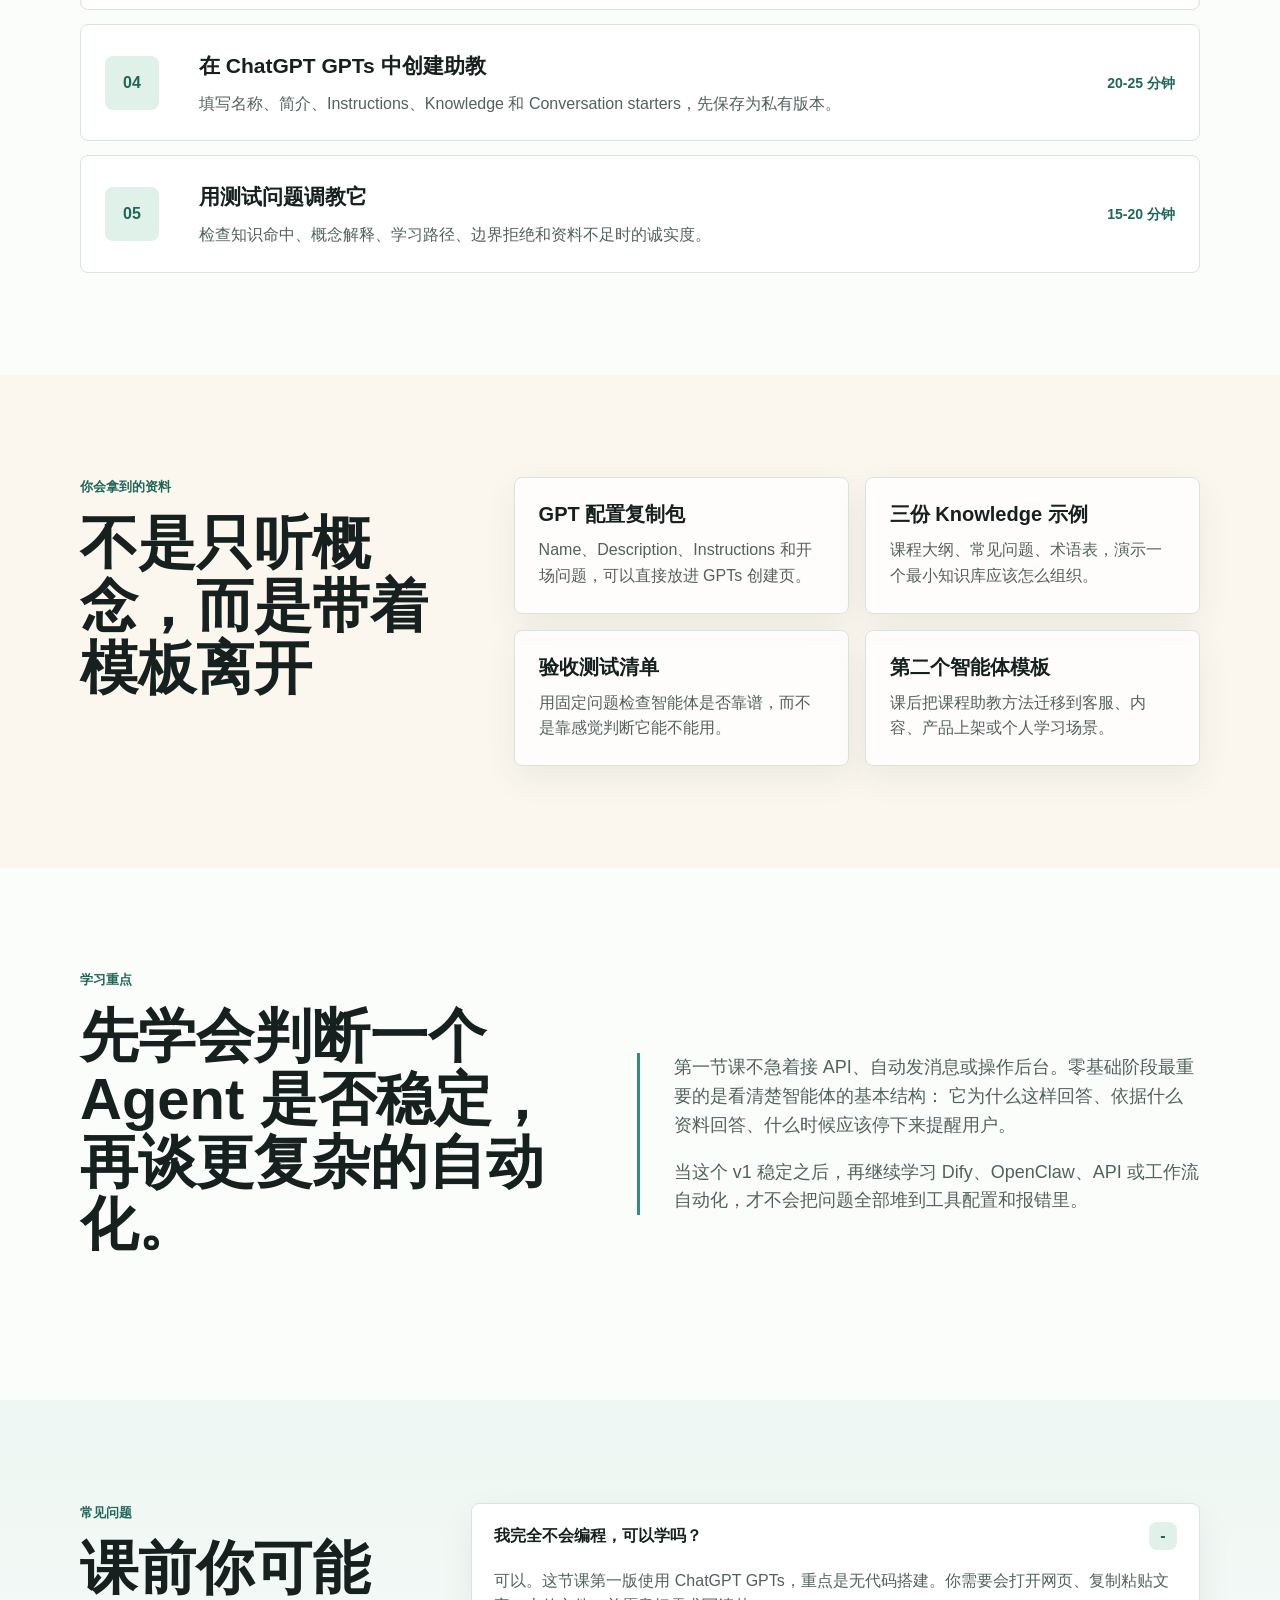
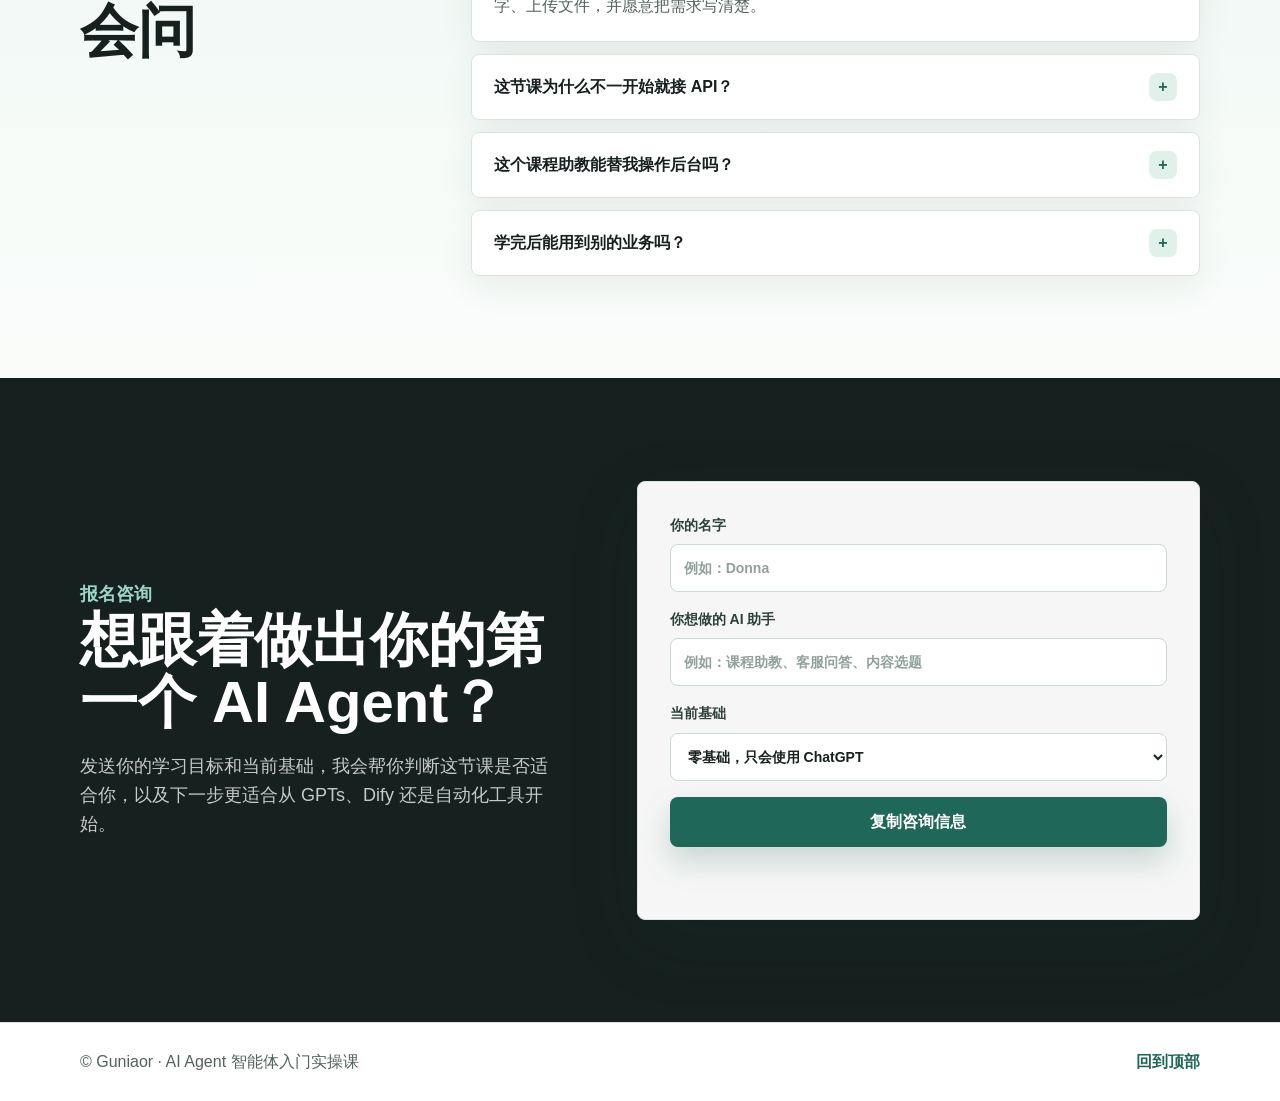
<file: gpts-practical/index.html>
<!doctype html>
<html lang="zh-CN">
  <head>
    <meta charset="utf-8" />
    <meta name="viewport" content="width=device-width, initial-scale=1" />
    <title>AI Agent 智能体入门实操课 | 零基础搭建 GPT 课程助教</title>
    <meta
      name="description"
      content="面向零基础学员的 AI Agent 入门实操课。用 ChatGPT GPTs 做出一个可测试的课程助教，理解角色、任务、知识和边界。"
    />
    <meta name="theme-color" content="#f7fbf8" />
    <link rel="canonical" href="https://guniaor.com/ai-agent-course/" />
    <link rel="preload" href="assets/ai-agent-course-hero.png" as="image" />
    <link rel="stylesheet" href="styles.css" />
  </head>
  <body>
    <a class="skip-link" href="#main">跳到主要内容</a>

    <header class="site-header" data-header>
      <a class="brand" href="#top" aria-label="返回页面顶部">
        <span class="brand-mark" aria-hidden="true"></span>
        <span>Guniaor</span>
      </a>
      <nav class="site-nav" aria-label="页面导航">
        <a href="#outcome">成品</a>
        <a href="#fit">适合谁</a>
        <a href="#curriculum">大纲</a>
        <a href="#faq">FAQ</a>
      </nav>
      <a class="nav-cta" href="#enroll">报名咨询</a>
    </header>

    <main id="main">
      <section class="hero" id="top" aria-labelledby="hero-title">
        <img
          class="hero-image"
          src="assets/ai-agent-course-hero.png"
          width="1586"
          height="992"
          alt="桌面上的笔记本电脑展示 AI 助手流程界面，旁边有课程规划笔记。"
        />
        <div class="hero-shade" aria-hidden="true"></div>
        <div class="hero-content">
          <p class="eyebrow">零基础 · 无代码 · GPTs 实操</p>
          <h1 id="hero-title">
            <span>AI Agent 智能体</span>
            <span>入门实操课</span>
          </h1>
          <p class="hero-lede">
            用 60-90 分钟做出一个能回答课程问题、解释基础概念、拆解学习路径的
            <strong>AI Agent 课程助教</strong>。先做出可用成品，再理解智能体背后的角色、知识和边界。
          </p>
          <div class="hero-actions" aria-label="主要操作">
            <a class="button primary" href="#enroll">咨询报名</a>
            <a class="button secondary" href="#curriculum">查看大纲</a>
          </div>
          <dl class="hero-facts" aria-label="课程关键信息">
            <div>
              <dt>课程时长</dt>
              <dd>60-90 分钟</dd>
            </div>
            <div>
              <dt>学习方式</dt>
              <dd>边看边做</dd>
            </div>
            <div>
              <dt>最终成品</dt>
              <dd>私有 GPT 助教</dd>
            </div>
          </dl>
        </div>
      </section>

      <section class="section intro-band" aria-label="课程定位">
        <div class="container intro-grid">
          <div>
            <p class="section-kicker">这节课解决什么问题</p>
            <h2>不从抽象概念开始，先把一个智能体做出来。</h2>
          </div>
          <p>
            很多人听过 AI Agent，却卡在第一步：不知道角色怎么写、资料怎么准备、边界怎么设置、怎样判断它真的可用。
            这节课用一个足够小但完整的案例，把这些关键动作走一遍。
          </p>
        </div>
      </section>

      <section class="section" id="outcome" aria-labelledby="outcome-title">
        <div class="container">
          <div class="section-heading">
            <p class="section-kicker">课堂成品</p>
            <h2 id="outcome-title">你会亲手搭建一个「AI Agent 课程助教」</h2>
            <p>
              它不是泛泛聊天机器人，而是一个有岗位说明、有资料来源、有测试标准的学习助理。
            </p>
          </div>
          <div class="outcome-layout">
            <article class="product-panel" aria-labelledby="product-title">
              <p class="mini-label">你的 v1 成品</p>
              <h3 id="product-title">AI Agent 课程助教</h3>
              <ul class="check-list">
                <li>回答这门课适合谁、怎么学</li>
                <li>解释 AI Agent 和普通 ChatGPT 的区别</li>
                <li>给零基础学员 7 天学习建议</li>
                <li>帮助拆解自己的第 2 个智能体想法</li>
                <li>遇到资料不足或高风险请求时保持边界</li>
              </ul>
            </article>
            <div class="principle-grid" aria-label="智能体四个基础部分">
              <article class="principle-card">
                <span class="line-icon" aria-hidden="true"></span>
                <h3>角色</h3>
                <p>它是谁，服务谁，以什么语气回答。</p>
              </article>
              <article class="principle-card accent-green">
                <span class="line-icon" aria-hidden="true"></span>
                <h3>任务</h3>
                <p>它主要帮助用户完成哪些学习动作。</p>
              </article>
              <article class="principle-card accent-coral">
                <span class="line-icon" aria-hidden="true"></span>
                <h3>知识</h3>
                <p>它依据课程大纲、FAQ、术语表回答。</p>
              </article>
              <article class="principle-card accent-amber">
                <span class="line-icon" aria-hidden="true"></span>
                <h3>边界</h3>
                <p>它不会编造资料，也不处理敏感决策。</p>
              </article>
            </div>
          </div>
        </div>
      </section>

      <section class="section soft-band" id="fit" aria-labelledby="fit-title">
        <div class="container fit-layout">
          <div class="section-heading align-left">
            <p class="section-kicker">适合人群</p>
            <h2 id="fit-title">适合想先做出第一个 AI 助手的人</h2>
            <p>
              这不是底层模型训练课，也不是企业级自动化部署课。它适合需要一个清晰入口的人。
            </p>
          </div>
          <div class="fit-columns">
            <article class="fit-card">
              <h3>适合你，如果你</h3>
              <ul class="check-list">
                <li>不会编程，但愿意跟着步骤操作</li>
                <li>已经会用 ChatGPT，却不知道怎样变成具体助理</li>
                <li>想为课程、内容、客服或学习场景做 AI 助手</li>
                <li>希望先做无代码原型，再学 Dify、OpenClaw 或 API</li>
              </ul>
            </article>
            <article class="fit-card muted">
              <h3>暂时不适合，如果你</h3>
              <ul class="dash-list">
                <li>只想学习模型训练或算法原理</li>
                <li>期待一节课完成复杂企业级系统</li>
                <li>不愿意准备业务资料，只希望工具自动判断一切</li>
              </ul>
            </article>
          </div>
        </div>
      </section>

      <section class="section" id="curriculum" aria-labelledby="curriculum-title">
        <div class="container">
          <div class="section-heading">
            <p class="section-kicker">课程大纲</p>
            <h2 id="curriculum-title">从想法到可测试 GPT，完整走一遍</h2>
          </div>
          <ol class="timeline">
            <li>
              <span class="step-number">01</span>
              <div>
                <h3>明确今天要做出的成品</h3>
                <p>理解课程助教不是普通聊天机器人，而是一个被安排到具体岗位上的 AI 助手。</p>
              </div>
              <time>5 分钟</time>
            </li>
            <li>
              <span class="step-number">02</span>
              <div>
                <h3>理解 AI Agent 的最小结构</h3>
                <p>用零基础语言拆解角色、任务、知识、边界四个组成部分。</p>
              </div>
              <time>10 分钟</time>
            </li>
            <li>
              <span class="step-number">03</span>
              <div>
                <h3>准备 Knowledge 文件</h3>
                <p>区分 Knowledge 和 Instructions，整理课程大纲、FAQ、术语表三类资料。</p>
              </div>
              <time>10-15 分钟</time>
            </li>
            <li>
              <span class="step-number">04</span>
              <div>
                <h3>在 ChatGPT GPTs 中创建助教</h3>
                <p>填写名称、简介、Instructions、Knowledge 和 Conversation starters，先保存为私有版本。</p>
              </div>
              <time>20-25 分钟</time>
            </li>
            <li>
              <span class="step-number">05</span>
              <div>
                <h3>用测试问题调教它</h3>
                <p>检查知识命中、概念解释、学习路径、边界拒绝和资料不足时的诚实度。</p>
              </div>
              <time>15-20 分钟</time>
            </li>
          </ol>
        </div>
      </section>

      <section class="section resource-band" aria-labelledby="resources-title">
        <div class="container resource-layout">
          <div>
            <p class="section-kicker">你会拿到的资料</p>
            <h2 id="resources-title">不是只听概念，而是带着模板离开</h2>
          </div>
          <div class="resource-grid">
            <article>
              <h3>GPT 配置复制包</h3>
              <p>Name、Description、Instructions 和开场问题，可以直接放进 GPTs 创建页。</p>
            </article>
            <article>
              <h3>三份 Knowledge 示例</h3>
              <p>课程大纲、常见问题、术语表，演示一个最小知识库应该怎么组织。</p>
            </article>
            <article>
              <h3>验收测试清单</h3>
              <p>用固定问题检查智能体是否靠谱，而不是靠感觉判断它能不能用。</p>
            </article>
            <article>
              <h3>第二个智能体模板</h3>
              <p>课后把课程助教方法迁移到客服、内容、产品上架或个人学习场景。</p>
            </article>
          </div>
        </div>
      </section>

      <section class="section proof-section" aria-labelledby="proof-title">
        <div class="container proof-grid">
          <div class="section-heading align-left">
            <p class="section-kicker">学习重点</p>
            <h2 id="proof-title">先学会判断一个 Agent 是否稳定，再谈更复杂的自动化。</h2>
          </div>
          <div class="proof-copy">
            <p>
              第一节课不急着接 API、自动发消息或操作后台。零基础阶段最重要的是看清楚智能体的基本结构：
              它为什么这样回答、依据什么资料回答、什么时候应该停下来提醒用户。
            </p>
            <p>
              当这个 v1 稳定之后，再继续学习 Dify、OpenClaw、API 或工作流自动化，才不会把问题全部堆到工具配置和报错里。
            </p>
          </div>
        </div>
      </section>

      <section class="section soft-band" id="faq" aria-labelledby="faq-title">
        <div class="container faq-layout">
          <div class="section-heading align-left">
            <p class="section-kicker">常见问题</p>
            <h2 id="faq-title">课前你可能会问</h2>
          </div>
          <div class="faq-list">
            <details open>
              <summary>我完全不会编程，可以学吗？</summary>
              <p>可以。这节课第一版使用 ChatGPT GPTs，重点是无代码搭建。你需要会打开网页、复制粘贴文字、上传文件，并愿意把需求写清楚。</p>
            </details>
            <details>
              <summary>这节课为什么不一开始就接 API？</summary>
              <p>因为零基础学员最先需要掌握的是思路：角色怎么定义、资料怎么准备、边界怎么写、怎么测试。API 和自动化是后面的扩展。</p>
            </details>
            <details>
              <summary>这个课程助教能替我操作后台吗？</summary>
              <p>本课 v1 不做自动操作后台，也不处理账号密码等敏感信息。它先完成课程问答、概念解释和学习路径建议。</p>
            </details>
            <details>
              <summary>学完后能用到别的业务吗？</summary>
              <p>可以。你可以把课程助教换成客服问答助理、内容选题助理、产品上架助理或英语学习助理，结构仍然是角色、任务、知识、边界和测试。</p>
            </details>
          </div>
        </div>
      </section>

      <section class="section enroll-section" id="enroll" aria-labelledby="enroll-title">
        <div class="container enroll-layout">
          <div class="enroll-copy">
            <p class="section-kicker">报名咨询</p>
            <h2 id="enroll-title">想跟着做出你的第一个 AI Agent？</h2>
            <p>
              发送你的学习目标和当前基础，我会帮你判断这节课是否适合你，以及下一步更适合从 GPTs、Dify 还是自动化工具开始。
            </p>
          </div>
          <form class="interest-form" aria-label="报名咨询信息" data-interest-form>
            <label>
              <span>你的名字</span>
              <input name="name" type="text" autocomplete="name" placeholder="例如：Donna" />
            </label>
            <label>
              <span>你想做的 AI 助手</span>
              <input name="goal" type="text" placeholder="例如：课程助教、客服问答、内容选题" />
            </label>
            <label>
              <span>当前基础</span>
              <select name="level">
                <option value="零基础，只会使用 ChatGPT">零基础，只会使用 ChatGPT</option>
                <option value="会整理资料，想做无代码原型">会整理资料，想做无代码原型</option>
                <option value="用过自动化工具，想系统补基础">用过自动化工具，想系统补基础</option>
              </select>
            </label>
            <button class="button primary full-width" type="submit">复制咨询信息</button>
            <p class="form-status" role="status" aria-live="polite" data-form-status></p>
          </form>
        </div>
      </section>
    </main>

    <footer class="site-footer">
      <div class="container footer-inner">
        <p>© Guniaor · AI Agent 智能体入门实操课</p>
        <a href="#top">回到顶部</a>
      </div>
    </footer>

    <script src="script.js"></script>
  </body>
</html>
</file>
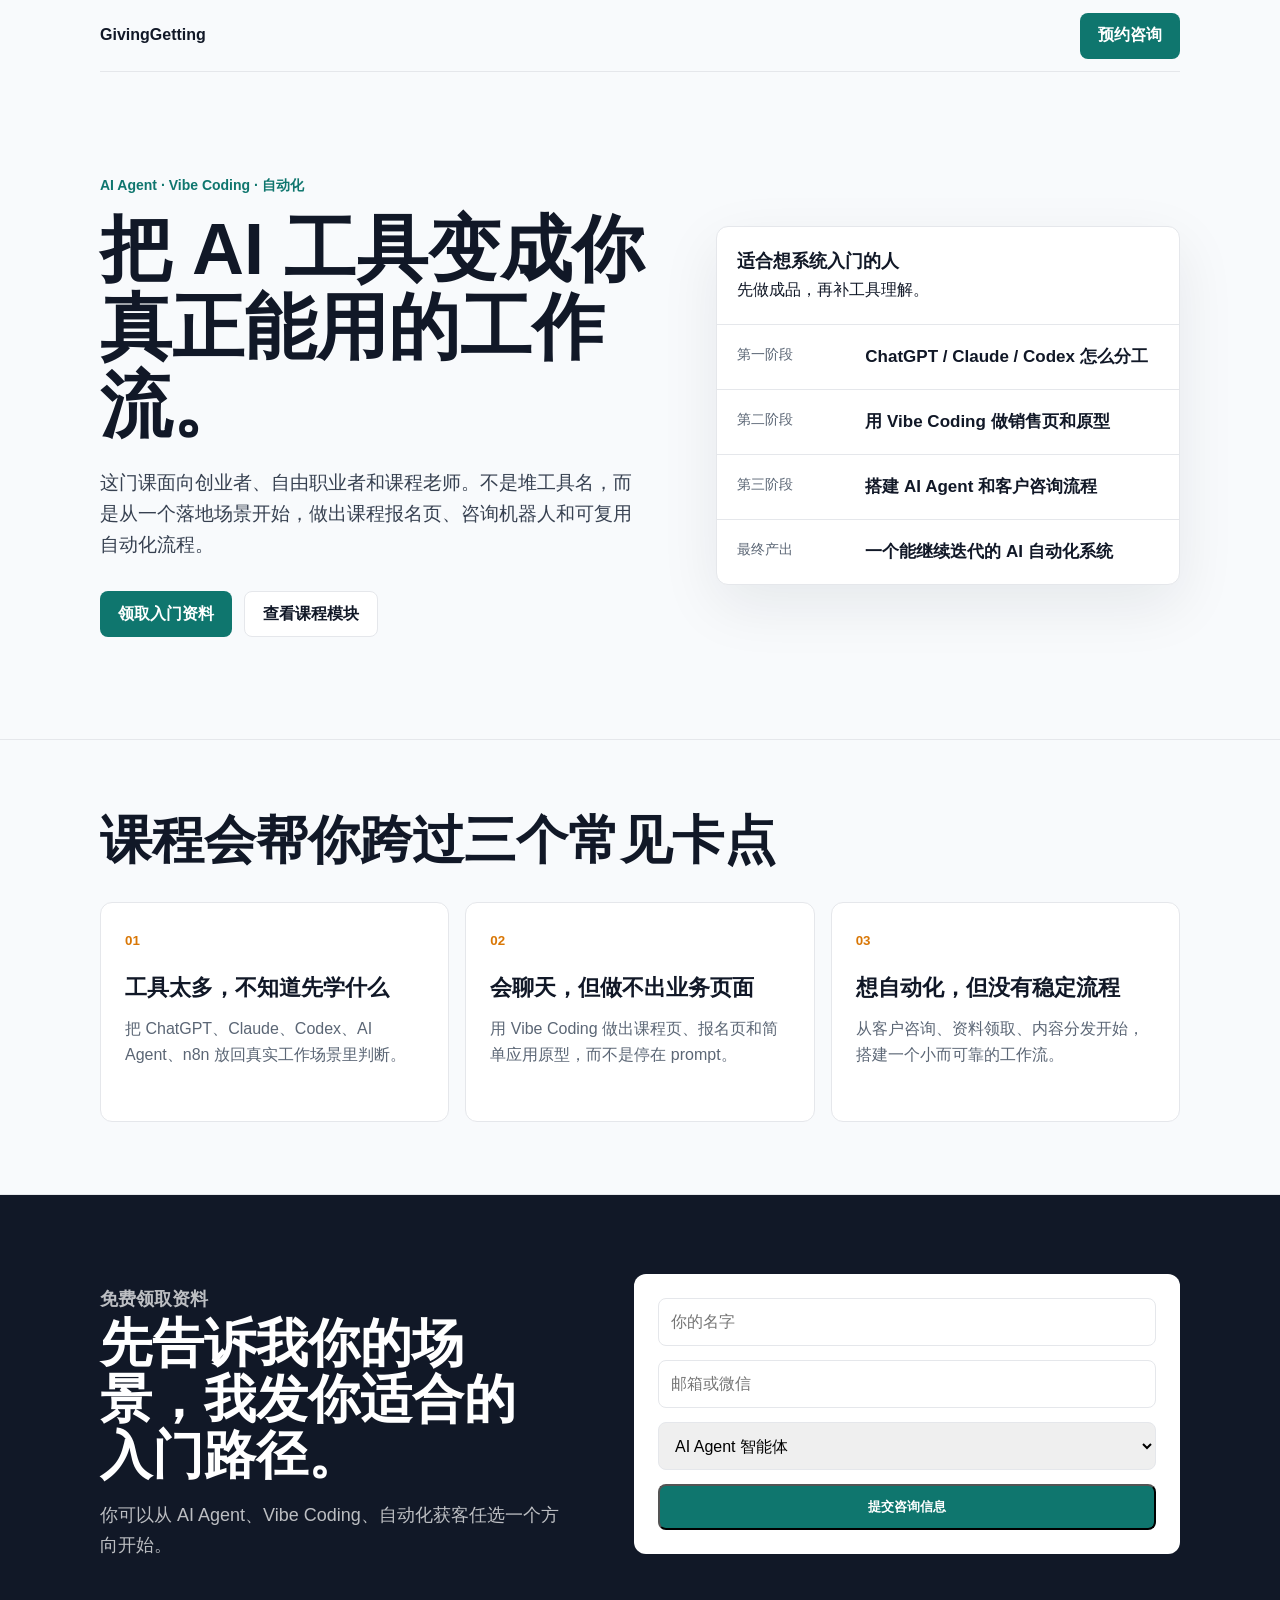
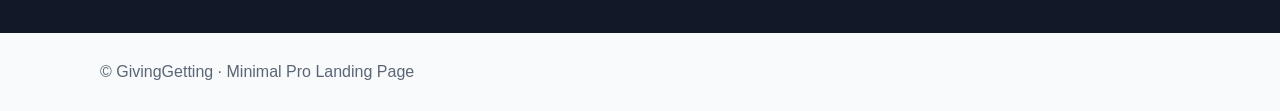
<file: minimal-pro/index.html>
<!doctype html>
<html lang="zh-CN">
  <head>
    <meta charset="utf-8" />
    <meta name="viewport" content="width=device-width, initial-scale=1" />
    <title>AI 自动化实战课｜极简专业版</title>
    <meta name="description" content="面向创业者和课程老师的 AI Agent、Vibe Coding、AI 自动化实战课。" />
    <style>
      :root {
        --ink: #111827;
        --muted: #5b6675;
        --line: #e5e7eb;
        --paper: #f8fafc;
        --green: #0f766e;
        --amber: #d97706;
      }

      * {
        box-sizing: border-box;
      }

      html {
        scroll-behavior: smooth;
      }

      body {
        margin: 0;
        font-family: -apple-system, BlinkMacSystemFont, "Segoe UI", "PingFang SC",
          "Microsoft YaHei", Arial, sans-serif;
        background: var(--paper);
        color: var(--ink);
        line-height: 1.65;
      }

      a {
        color: inherit;
        text-decoration: none;
      }

      .wrap {
        width: min(1080px, calc(100% - 32px));
        margin: 0 auto;
      }

      .nav {
        min-height: 72px;
        display: flex;
        align-items: center;
        justify-content: space-between;
        gap: 20px;
        border-bottom: 1px solid var(--line);
      }

      .brand {
        font-weight: 820;
      }

      .nav a:last-child,
      .button {
        min-height: 46px;
        display: inline-flex;
        align-items: center;
        justify-content: center;
        border-radius: 8px;
        padding: 0 18px;
        background: var(--green);
        color: #fff;
        font-weight: 780;
      }

      .hero {
        display: grid;
        grid-template-columns: minmax(0, 1.08fr) minmax(300px, 0.92fr);
        gap: clamp(32px, 6vw, 72px);
        align-items: center;
        padding: clamp(54px, 8vw, 110px) 0;
      }

      .eyebrow {
        margin: 0 0 14px;
        color: var(--green);
        font-size: 14px;
        font-weight: 820;
      }

      h1,
      h2 {
        margin: 0;
        letter-spacing: 0;
        line-height: 1.08;
      }

      h1 {
        font-size: clamp(40px, 7vw, 72px);
      }

      .lead {
        margin: 22px 0 0;
        color: #374151;
        font-size: 19px;
      }

      .actions {
        display: flex;
        flex-wrap: wrap;
        gap: 12px;
        margin-top: 30px;
      }

      .button.secondary {
        border: 1px solid var(--line);
        background: #fff;
        color: var(--ink);
      }

      .panel {
        border: 1px solid var(--line);
        border-radius: 12px;
        background: #fff;
        box-shadow: 0 20px 60px rgba(15, 23, 42, 0.08);
        overflow: hidden;
      }

      .panel-head {
        padding: 20px;
        border-bottom: 1px solid var(--line);
      }

      .panel-head strong {
        display: block;
        font-size: 18px;
      }

      .rows {
        display: grid;
      }

      .row {
        display: grid;
        grid-template-columns: 110px 1fr;
        gap: 18px;
        padding: 18px 20px;
        border-bottom: 1px solid var(--line);
      }

      .row:last-child {
        border-bottom: 0;
      }

      .row span {
        color: var(--muted);
        font-size: 14px;
      }

      .row b {
        font-size: 17px;
      }

      .section {
        padding: 72px 0;
        border-top: 1px solid var(--line);
      }

      .section h2 {
        max-width: 760px;
        font-size: clamp(30px, 4.8vw, 52px);
      }

      .cards {
        display: grid;
        grid-template-columns: repeat(3, minmax(0, 1fr));
        gap: 16px;
        margin-top: 34px;
      }

      .card {
        min-height: 220px;
        padding: 24px;
        border: 1px solid var(--line);
        border-radius: 12px;
        background: #fff;
      }

      .card small {
        color: var(--amber);
        font-weight: 820;
      }

      .card h3 {
        margin: 16px 0 10px;
        font-size: 22px;
      }

      .card p,
      .form-copy p {
        margin: 0;
        color: var(--muted);
      }

      .form-section {
        background: var(--ink);
        color: #fff;
      }

      .form-grid {
        display: grid;
        grid-template-columns: minmax(0, 0.85fr) minmax(300px, 1fr);
        gap: clamp(28px, 6vw, 70px);
        align-items: center;
      }

      .form-copy p {
        color: rgba(255, 255, 255, 0.72);
        margin-top: 18px;
        font-size: 18px;
      }

      form {
        display: grid;
        gap: 14px;
        padding: 24px;
        border-radius: 12px;
        background: #fff;
        color: var(--ink);
      }

      input,
      select {
        width: 100%;
        min-height: 48px;
        border: 1px solid var(--line);
        border-radius: 8px;
        padding: 0 12px;
        font: inherit;
      }

      footer {
        padding: 26px 0;
        color: var(--muted);
      }

      @media (max-width: 820px) {
        .hero,
        .form-grid,
        .cards {
          grid-template-columns: 1fr;
        }

        .actions {
          display: grid;
        }

        .row {
          grid-template-columns: 1fr;
          gap: 4px;
        }
      }
    </style>
  </head>
  <body>
    <header class="wrap nav">
      <div class="brand">GivingGetting</div>
      <a href="#lead-form">预约咨询</a>
    </header>

    <main>
      <section class="wrap hero">
        <div>
          <p class="eyebrow">AI Agent · Vibe Coding · 自动化</p>
          <h1>把 AI 工具变成你真正能用的工作流。</h1>
          <p class="lead">
            这门课面向创业者、自由职业者和课程老师。不是堆工具名，而是从一个落地场景开始，做出课程报名页、咨询机器人和可复用自动化流程。
          </p>
          <div class="actions">
            <a class="button" href="#lead-form">领取入门资料</a>
            <a class="button secondary" href="#modules">查看课程模块</a>
          </div>
        </div>

        <aside class="panel" aria-label="课程信息">
          <div class="panel-head">
            <strong>适合想系统入门的人</strong>
            <span>先做成品，再补工具理解。</span>
          </div>
          <div class="rows">
            <div class="row"><span>第一阶段</span><b>ChatGPT / Claude / Codex 怎么分工</b></div>
            <div class="row"><span>第二阶段</span><b>用 Vibe Coding 做销售页和原型</b></div>
            <div class="row"><span>第三阶段</span><b>搭建 AI Agent 和客户咨询流程</b></div>
            <div class="row"><span>最终产出</span><b>一个能继续迭代的 AI 自动化系统</b></div>
          </div>
        </aside>
      </section>

      <section class="section" id="modules">
        <div class="wrap">
          <h2>课程会帮你跨过三个常见卡点</h2>
          <div class="cards">
            <article class="card">
              <small>01</small>
              <h3>工具太多，不知道先学什么</h3>
              <p>把 ChatGPT、Claude、Codex、AI Agent、n8n 放回真实工作场景里判断。</p>
            </article>
            <article class="card">
              <small>02</small>
              <h3>会聊天，但做不出业务页面</h3>
              <p>用 Vibe Coding 做出课程页、报名页和简单应用原型，而不是停在 prompt。</p>
            </article>
            <article class="card">
              <small>03</small>
              <h3>想自动化，但没有稳定流程</h3>
              <p>从客户咨询、资料领取、内容分发开始，搭建一个小而可靠的工作流。</p>
            </article>
          </div>
        </div>
      </section>

      <section class="section form-section" id="lead-form">
        <div class="wrap form-grid">
          <div class="form-copy">
            <p class="eyebrow">免费领取资料</p>
            <h2>先告诉我你的场景，我发你适合的入门路径。</h2>
            <p>你可以从 AI Agent、Vibe Coding、自动化获客任选一个方向开始。</p>
          </div>
          <form>
            <input type="text" placeholder="你的名字" />
            <input type="email" placeholder="邮箱或微信" />
            <select>
              <option>AI Agent 智能体</option>
              <option>Vibe Coding 做网站 / App 原型</option>
              <option>AI 自动化获客</option>
              <option>还不确定，想先咨询</option>
            </select>
            <button class="button" type="button">提交咨询信息</button>
          </form>
        </div>
      </section>
    </main>

    <footer class="wrap">© GivingGetting · Minimal Pro Landing Page</footer>
  </body>
</html>
</file>
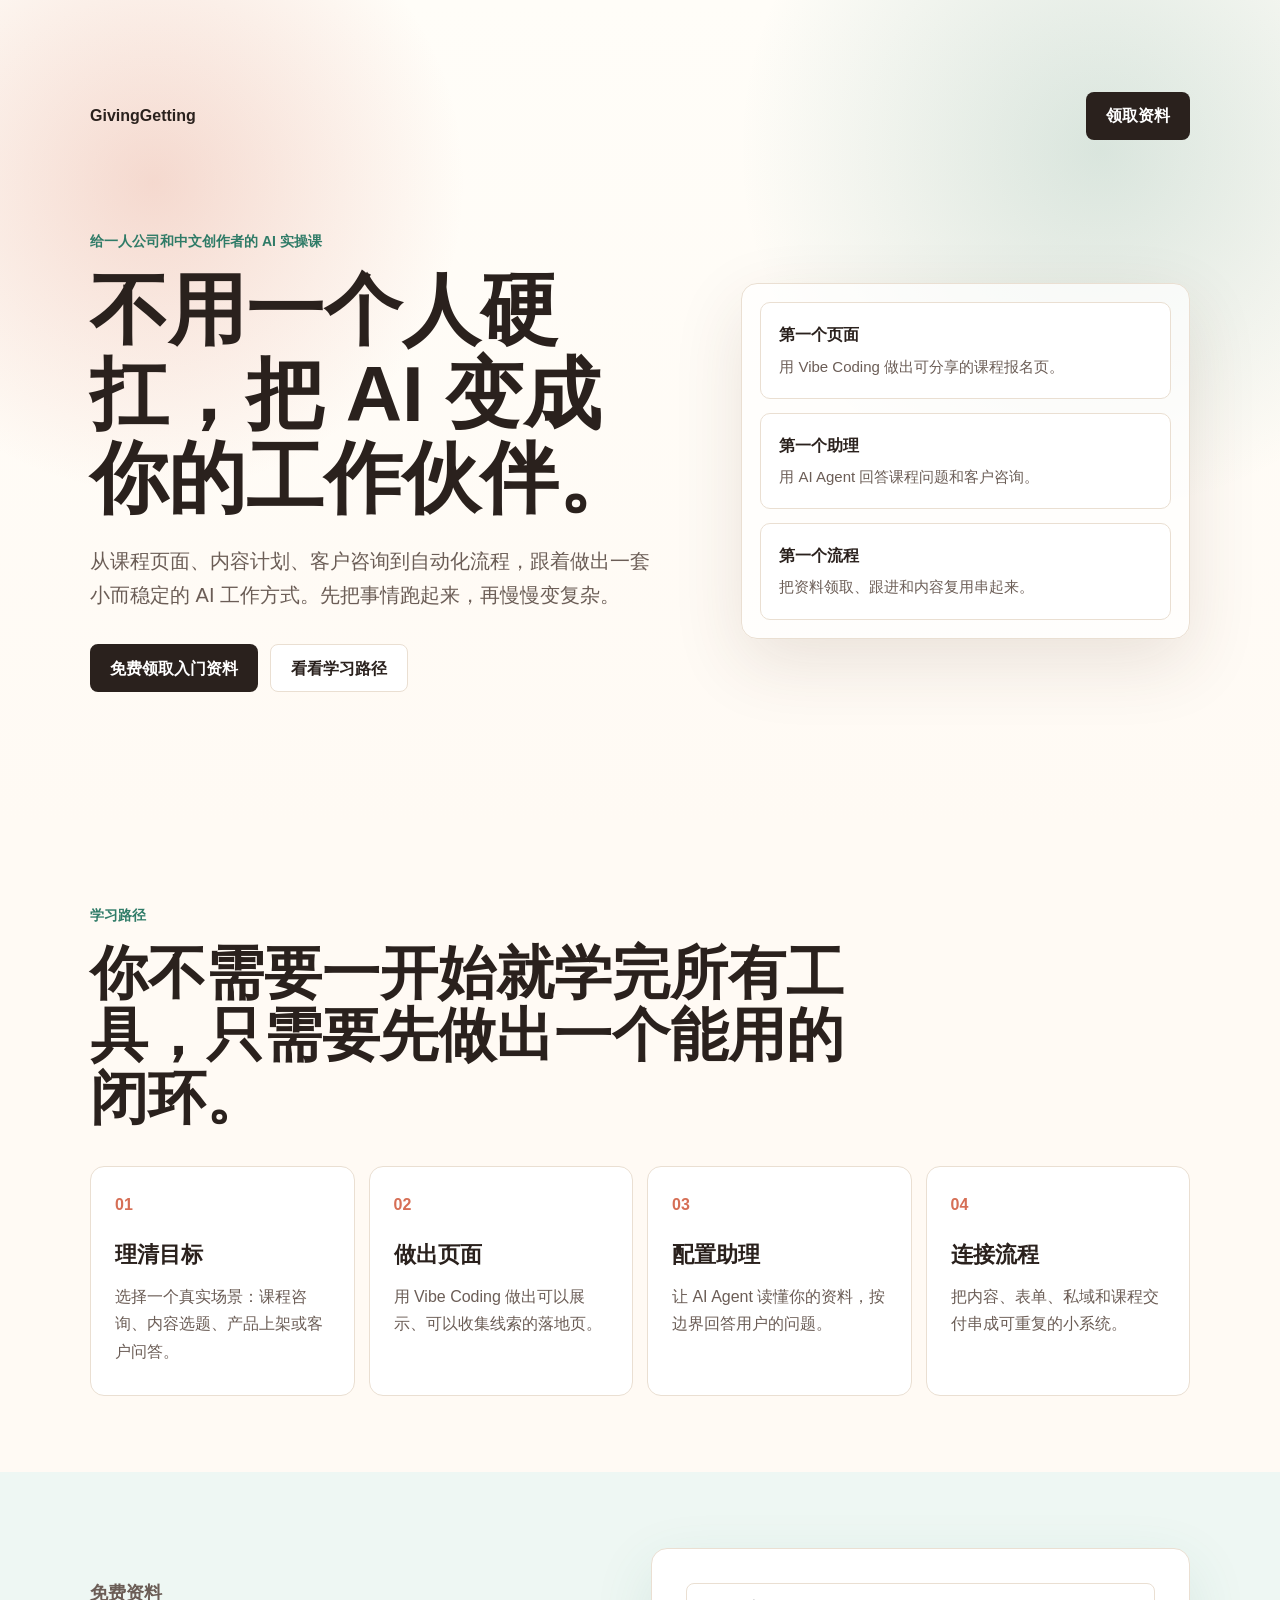
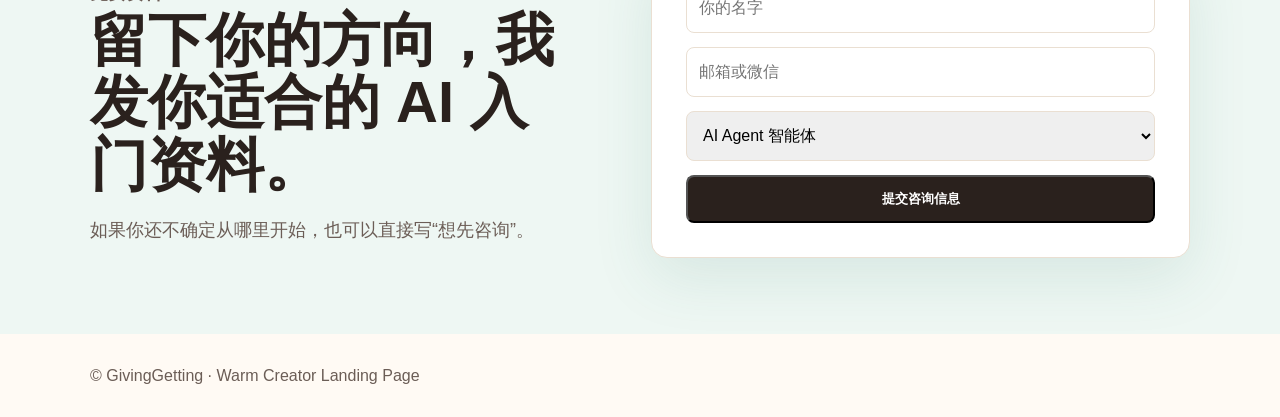
<file: warm-creator/index.html>
<!doctype html>
<html lang="zh-CN">
  <head>
    <meta charset="utf-8" />
    <meta name="viewport" content="width=device-width, initial-scale=1" />
    <title>AI 创作者工作流课｜温暖创作者版</title>
    <meta name="description" content="为中文创作者、课程老师和一人公司设计的 AI Agent 与 Vibe Coding 入门课。" />
    <style>
      :root {
        --ink: #2a211d;
        --muted: #6b5d56;
        --paper: #fffaf4;
        --cream: #fff6ea;
        --green: #2f7b67;
        --coral: #d66f56;
        --line: #eadfd2;
      }

      * {
        box-sizing: border-box;
      }

      html {
        scroll-behavior: smooth;
      }

      body {
        margin: 0;
        background: var(--paper);
        color: var(--ink);
        font-family: -apple-system, BlinkMacSystemFont, "Segoe UI", "PingFang SC",
          "Microsoft YaHei", Arial, sans-serif;
        line-height: 1.7;
      }

      a {
        color: inherit;
        text-decoration: none;
      }

      .wrap {
        width: min(1100px, calc(100% - 32px));
        margin: 0 auto;
      }

      .hero {
        min-height: 92vh;
        display: grid;
        align-items: center;
        padding: 28px 0 72px;
        background:
          radial-gradient(circle at 12% 22%, rgba(214, 111, 86, 0.25), transparent 24%),
          radial-gradient(circle at 86% 18%, rgba(47, 123, 103, 0.18), transparent 28%),
          linear-gradient(180deg, #fffdf8, var(--paper));
      }

      .nav {
        display: flex;
        justify-content: space-between;
        align-items: center;
        gap: 20px;
        margin-bottom: clamp(50px, 8vw, 90px);
      }

      .brand {
        font-weight: 820;
      }

      .nav a:last-child,
      .button {
        min-height: 48px;
        display: inline-flex;
        align-items: center;
        justify-content: center;
        border-radius: 8px;
        padding: 0 20px;
        background: var(--ink);
        color: #fff;
        font-weight: 780;
      }

      .hero-grid {
        display: grid;
        grid-template-columns: minmax(0, 1fr) minmax(300px, 0.78fr);
        gap: clamp(34px, 6vw, 76px);
        align-items: center;
      }

      .eyebrow {
        margin: 0 0 14px;
        color: var(--green);
        font-size: 14px;
        font-weight: 820;
      }

      h1,
      h2 {
        margin: 0;
        line-height: 1.08;
        letter-spacing: 0;
      }

      h1 {
        font-size: clamp(40px, 7vw, 78px);
      }

      .lead {
        max-width: 700px;
        margin: 24px 0 0;
        color: var(--muted);
        font-size: 20px;
      }

      .actions {
        display: flex;
        flex-wrap: wrap;
        gap: 12px;
        margin-top: 32px;
      }

      .button.light {
        border: 1px solid var(--line);
        background: #fff;
        color: var(--ink);
      }

      .note-board {
        display: grid;
        gap: 14px;
        padding: 18px;
        border: 1px solid var(--line);
        border-radius: 16px;
        background: rgba(255, 255, 255, 0.72);
        box-shadow: 0 24px 70px rgba(80, 49, 34, 0.12);
      }

      .note {
        min-height: 94px;
        padding: 18px;
        border-radius: 10px;
        background: #fff;
        border: 1px solid var(--line);
      }

      .note strong {
        display: block;
        margin-bottom: 4px;
      }

      .note span {
        color: var(--muted);
        font-size: 15px;
      }

      .section {
        padding: 76px 0;
      }

      .section h2 {
        max-width: 780px;
        font-size: clamp(32px, 5vw, 58px);
      }

      .path {
        display: grid;
        grid-template-columns: repeat(4, minmax(0, 1fr));
        gap: 14px;
        margin-top: 36px;
      }

      .step {
        min-height: 230px;
        padding: 24px;
        border: 1px solid var(--line);
        border-radius: 14px;
        background: #fff;
      }

      .step b {
        color: var(--coral);
      }

      .step h3 {
        margin: 18px 0 10px;
        font-size: 22px;
      }

      .step p,
      .form-copy p {
        margin: 0;
        color: var(--muted);
      }

      .form-band {
        background: #eef7f3;
      }

      .form-grid {
        display: grid;
        grid-template-columns: minmax(0, 0.9fr) minmax(300px, 1fr);
        gap: clamp(28px, 6vw, 76px);
        align-items: center;
      }

      .form-copy p {
        margin-top: 18px;
        font-size: 18px;
      }

      form {
        display: grid;
        gap: 14px;
        padding: clamp(22px, 4vw, 34px);
        border: 1px solid var(--line);
        border-radius: 16px;
        background: #fff;
        box-shadow: 0 20px 60px rgba(47, 123, 103, 0.12);
      }

      input,
      select {
        width: 100%;
        min-height: 50px;
        border: 1px solid var(--line);
        border-radius: 8px;
        padding: 0 12px;
        font: inherit;
      }

      footer {
        padding: 28px 0;
        color: var(--muted);
      }

      @media (max-width: 900px) {
        .hero-grid,
        .form-grid,
        .path {
          grid-template-columns: 1fr;
        }

        .hero {
          min-height: auto;
        }
      }

      @media (max-width: 520px) {
        .actions {
          display: grid;
        }
      }
    </style>
  </head>
  <body>
    <header class="hero">
      <div class="wrap">
        <nav class="nav">
          <div class="brand">GivingGetting</div>
          <a href="#lead-form">领取资料</a>
        </nav>

        <div class="hero-grid">
          <div>
            <p class="eyebrow">给一人公司和中文创作者的 AI 实操课</p>
            <h1>不用一个人硬扛，把 AI 变成你的工作伙伴。</h1>
            <p class="lead">
              从课程页面、内容计划、客户咨询到自动化流程，跟着做出一套小而稳定的 AI 工作方式。先把事情跑起来，再慢慢变复杂。
            </p>
            <div class="actions">
              <a class="button" href="#lead-form">免费领取入门资料</a>
              <a class="button light" href="#path">看看学习路径</a>
            </div>
          </div>

          <aside class="note-board" aria-label="课程产出">
            <div class="note"><strong>第一个页面</strong><span>用 Vibe Coding 做出可分享的课程报名页。</span></div>
            <div class="note"><strong>第一个助理</strong><span>用 AI Agent 回答课程问题和客户咨询。</span></div>
            <div class="note"><strong>第一个流程</strong><span>把资料领取、跟进和内容复用串起来。</span></div>
          </aside>
        </div>
      </div>
    </header>

    <main>
      <section class="section" id="path">
        <div class="wrap">
          <p class="eyebrow">学习路径</p>
          <h2>你不需要一开始就学完所有工具，只需要先做出一个能用的闭环。</h2>
          <div class="path">
            <article class="step">
              <b>01</b>
              <h3>理清目标</h3>
              <p>选择一个真实场景：课程咨询、内容选题、产品上架或客户问答。</p>
            </article>
            <article class="step">
              <b>02</b>
              <h3>做出页面</h3>
              <p>用 Vibe Coding 做出可以展示、可以收集线索的落地页。</p>
            </article>
            <article class="step">
              <b>03</b>
              <h3>配置助理</h3>
              <p>让 AI Agent 读懂你的资料，按边界回答用户的问题。</p>
            </article>
            <article class="step">
              <b>04</b>
              <h3>连接流程</h3>
              <p>把内容、表单、私域和课程交付串成可重复的小系统。</p>
            </article>
          </div>
        </div>
      </section>

      <section class="section form-band" id="lead-form">
        <div class="wrap form-grid">
          <div class="form-copy">
            <p class="eyebrow">免费资料</p>
            <h2>留下你的方向，我发你适合的 AI 入门资料。</h2>
            <p>如果你还不确定从哪里开始，也可以直接写“想先咨询”。</p>
          </div>
          <form>
            <input type="text" placeholder="你的名字" />
            <input type="text" placeholder="邮箱或微信" />
            <select>
              <option>AI Agent 智能体</option>
              <option>Vibe Coding 做网站 / App 原型</option>
              <option>AI 自动化获客</option>
              <option>还不确定，想先咨询</option>
            </select>
            <button class="button" type="button">提交咨询信息</button>
          </form>
        </div>
      </section>
    </main>

    <footer class="wrap">© GivingGetting · Warm Creator Landing Page</footer>
  </body>
</html>
</file>
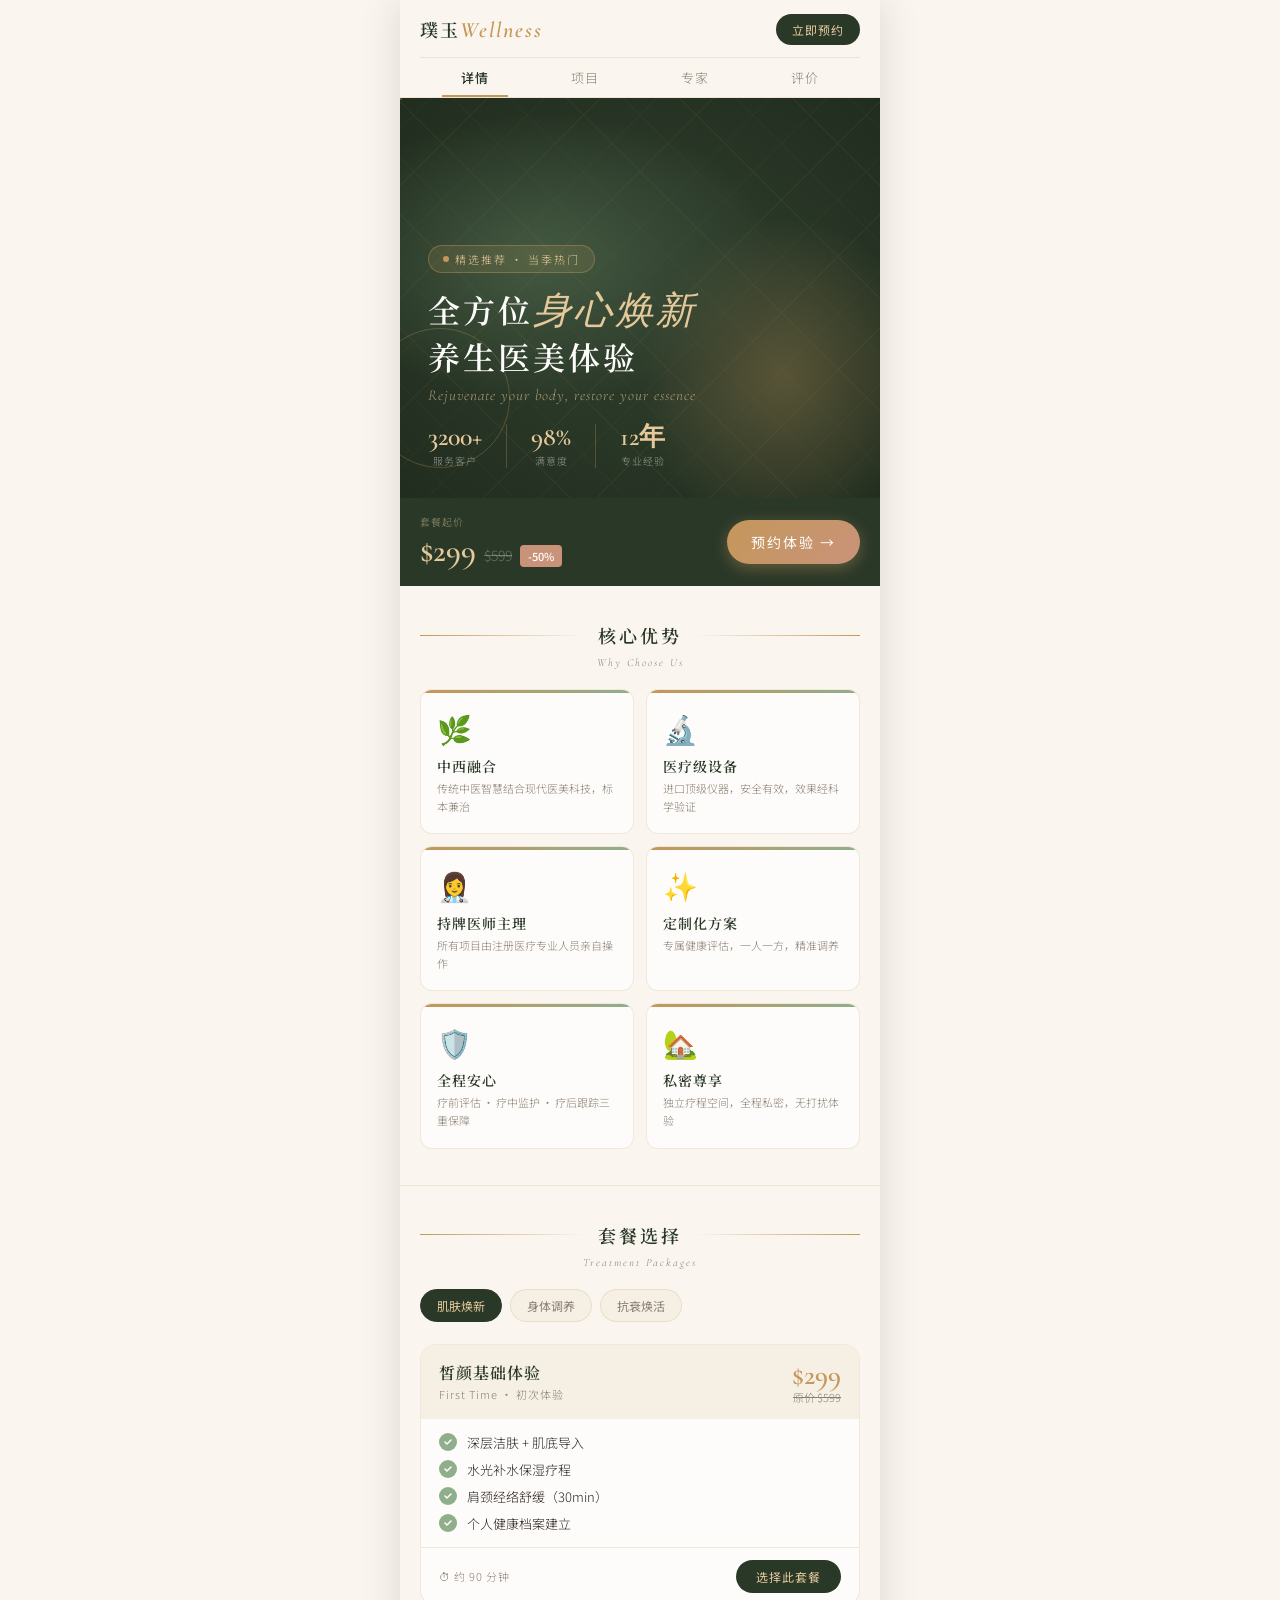
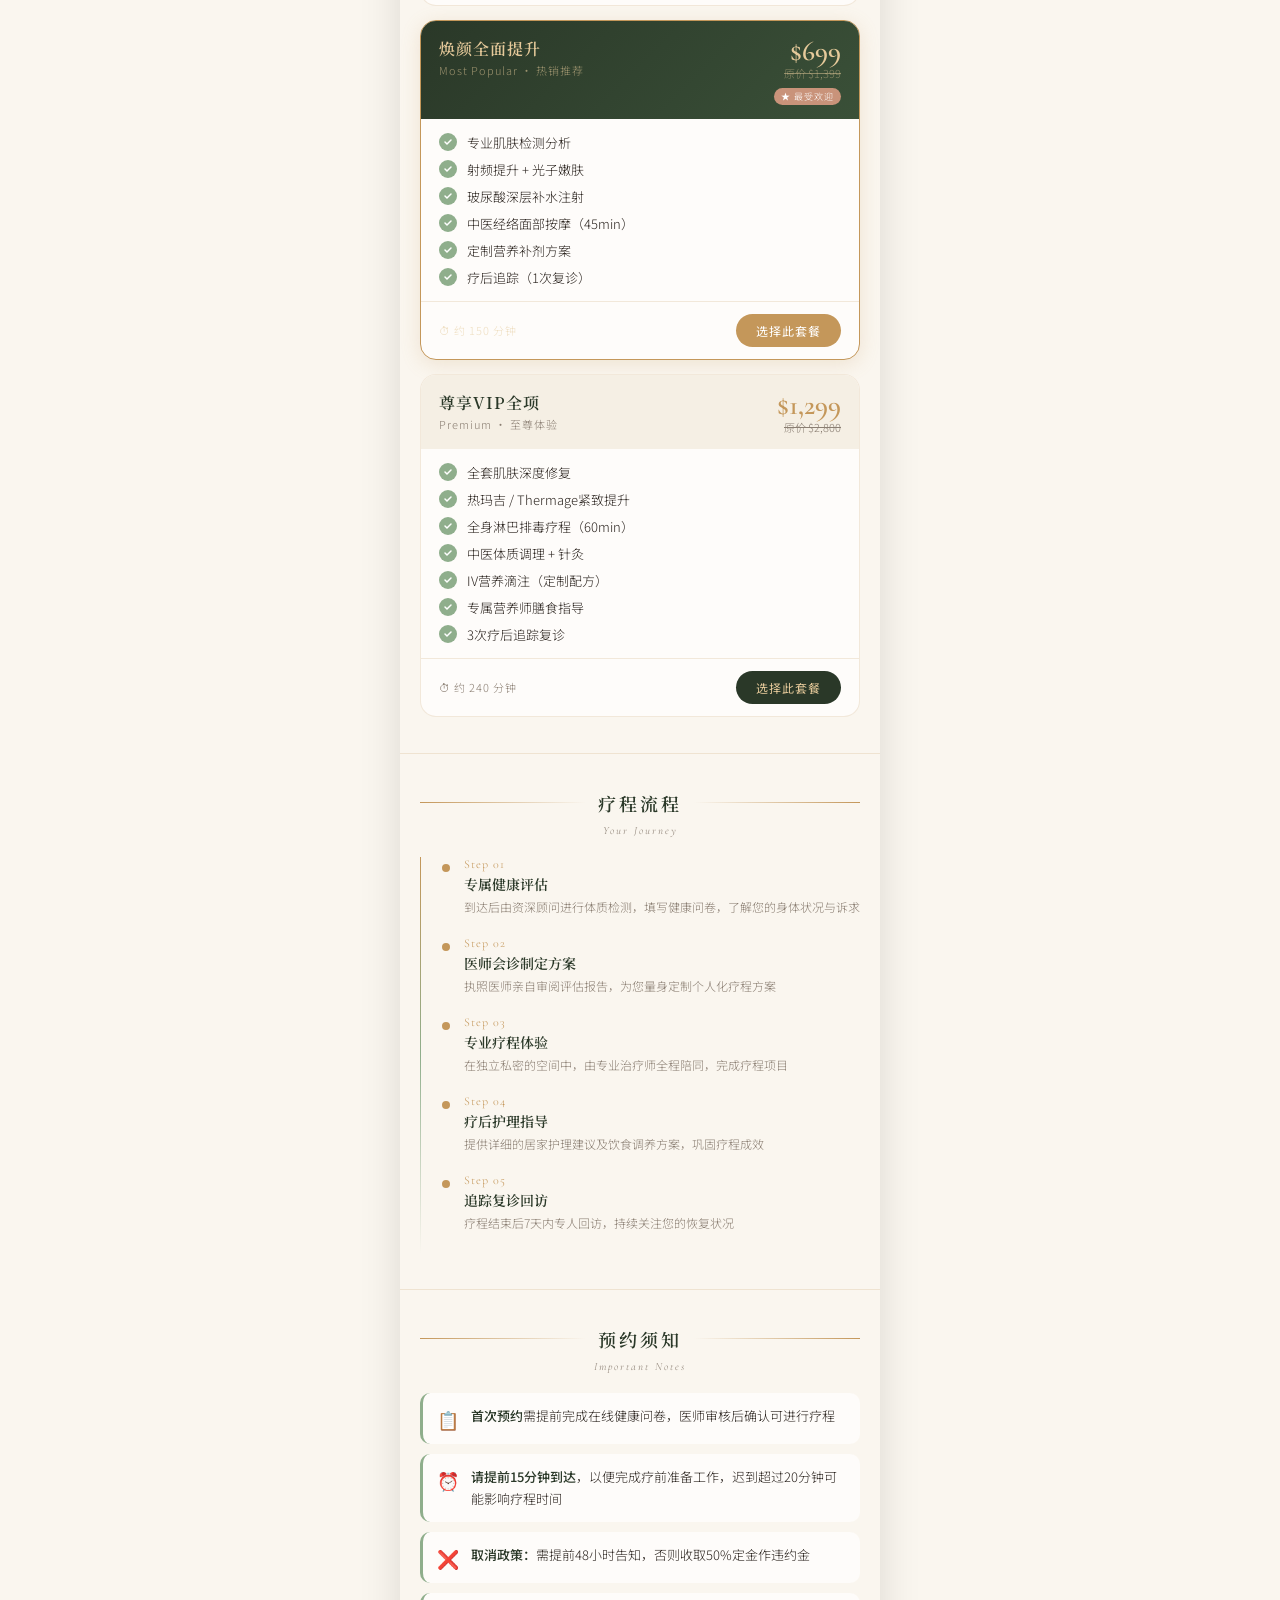
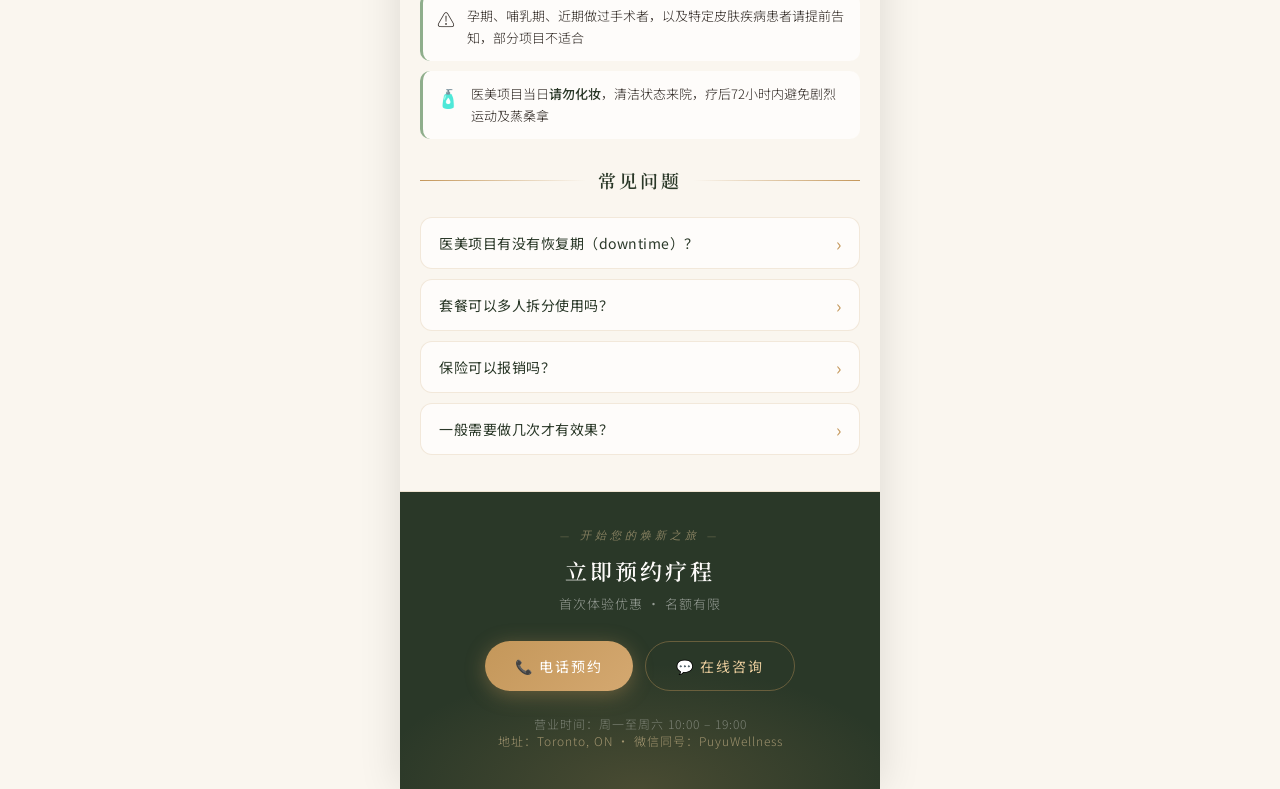
<file: wellness-promo/index.html>
<!DOCTYPE html>
<html lang="zh-CN">
<head>
<meta charset="UTF-8">
<meta name="viewport" content="width=device-width, initial-scale=1.0">
<title>璞玉养生医美 · 全方位身心焕新</title>
<link rel="preconnect" href="https://fonts.googleapis.com">
<link href="https://fonts.googleapis.com/css2?family=Noto+Serif+SC:wght@300;400;600;700&family=Cormorant+Garamond:ital,wght@0,300;0,400;0,600;1,300;1,400&family=Noto+Sans+SC:wght@300;400;500&display=swap" rel="stylesheet">

<style>
  :root {
    --cream: #FAF6EF;
    --ivory: #F5EFE4;
    --gold: #C4975A;
    --gold-light: #E5C99A;
    --gold-pale: #F5E9D5;
    --forest: #2A3828;
    --sage: #5C7A5A;
    --sage-light: #8FAE8C;
    --blush: #E8D0C0;
    --blush-deep: #C9937A;
    --stone: #8A7E72;
    --charcoal: #2C2520;
    --white: #FEFCFA;
    --border: rgba(196, 151, 90, 0.2);
  }

  * { margin: 0; padding: 0; box-sizing: border-box; }

  html { scroll-behavior: smooth; }

  body {
    background: var(--cream);
    color: var(--charcoal);
    font-family: 'Noto Sans SC', sans-serif;
    font-weight: 300;
    overflow-x: hidden;
    max-width: 480px;
    margin: 0 auto;
    box-shadow: 0 0 40px rgba(0,0,0,0.12);
    position: relative;
  }

  /* ── HEADER ── */
  .site-header {
    position: sticky;
    top: 0;
    z-index: 100;
    background: rgba(250, 246, 239, 0.96);
    backdrop-filter: blur(12px);
    border-bottom: 1px solid var(--border);
    padding: 14px 20px 0;
  }

  .header-top {
    display: flex;
    justify-content: space-between;
    align-items: center;
    margin-bottom: 12px;
  }

  .logo {
    font-family: 'Noto Serif SC', serif;
    font-size: 18px;
    font-weight: 600;
    color: var(--forest);
    letter-spacing: 2px;
  }

  .logo span {
    color: var(--gold);
    font-style: italic;
    font-family: 'Cormorant Garamond', serif;
    font-size: 22px;
  }

  .header-actions {
    display: flex;
    gap: 12px;
    align-items: center;
  }

  .btn-book-header {
    background: var(--forest);
    color: var(--gold-light);
    border: none;
    padding: 7px 16px;
    border-radius: 20px;
    font-size: 12px;
    font-family: 'Noto Sans SC', sans-serif;
    font-weight: 400;
    letter-spacing: 1px;
    cursor: pointer;
    transition: all 0.3s;
  }
  .btn-book-header:hover { background: var(--sage); }

  .tab-nav {
    display: flex;
    gap: 0;
    border-top: 1px solid var(--border);
  }

  .tab-btn {
    flex: 1;
    background: none;
    border: none;
    padding: 10px 0;
    font-family: 'Noto Sans SC', sans-serif;
    font-size: 13px;
    font-weight: 300;
    color: var(--stone);
    cursor: pointer;
    position: relative;
    letter-spacing: 1px;
    transition: color 0.3s;
  }

  .tab-btn::after {
    content: '';
    position: absolute;
    bottom: 0;
    left: 50%;
    transform: translateX(-50%);
    width: 0;
    height: 2px;
    background: var(--gold);
    transition: width 0.3s;
  }

  .tab-btn.active {
    color: var(--forest);
    font-weight: 500;
  }
  .tab-btn.active::after { width: 60%; }

  /* ── HERO ── */
  .hero {
    position: relative;
    height: 400px;
    overflow: hidden;
    background: var(--forest);
  }

  .hero-bg {
    position: absolute;
    inset: 0;
    background:
      radial-gradient(ellipse 80% 60% at 30% 40%, rgba(92, 122, 90, 0.5) 0%, transparent 60%),
      radial-gradient(ellipse 60% 80% at 80% 70%, rgba(196, 151, 90, 0.3) 0%, transparent 50%),
      radial-gradient(ellipse 100% 100% at 50% 50%, #2A3828 30%, #1A2518 100%);
  }

  .hero-pattern {
    position: absolute;
    inset: 0;
    opacity: 0.06;
    background-image:
      repeating-linear-gradient(45deg, var(--gold) 0px, var(--gold) 1px, transparent 1px, transparent 40px),
      repeating-linear-gradient(-45deg, var(--gold) 0px, var(--gold) 1px, transparent 1px, transparent 40px);
  }

  .hero-deco-circle {
    position: absolute;
    border: 1px solid rgba(196, 151, 90, 0.3);
    border-radius: 50%;
    animation: pulse-ring 4s ease-in-out infinite;
  }

  .hero-deco-circle:nth-child(1) { width: 200px; height: 200px; right: -40px; top: -40px; animation-delay: 0s; }
  .hero-deco-circle:nth-child(2) { width: 300px; height: 300px; right: -90px; top: -90px; animation-delay: 0.8s; }
  .hero-deco-circle:nth-child(3) { width: 140px; height: 140px; left: -30px; bottom: 30px; animation-delay: 1.5s; }

  @keyframes pulse-ring {
    0%, 100% { opacity: 0.3; transform: scale(1); }
    50% { opacity: 0.6; transform: scale(1.05); }
  }

  .hero-content {
    position: relative;
    z-index: 2;
    padding: 50px 28px 30px;
    height: 100%;
    display: flex;
    flex-direction: column;
    justify-content: flex-end;
  }

  .hero-tag {
    display: inline-flex;
    align-items: center;
    gap: 6px;
    background: rgba(196, 151, 90, 0.15);
    border: 1px solid rgba(196, 151, 90, 0.4);
    color: var(--gold-light);
    padding: 5px 14px;
    border-radius: 20px;
    font-size: 11px;
    letter-spacing: 2px;
    margin-bottom: 14px;
    width: fit-content;
    animation: fadeUp 0.8s ease both;
  }

  .hero-tag::before {
    content: '';
    width: 6px;
    height: 6px;
    background: var(--gold);
    border-radius: 50%;
  }

  .hero-title {
    font-family: 'Noto Serif SC', serif;
    font-size: 32px;
    font-weight: 600;
    color: var(--white);
    line-height: 1.3;
    letter-spacing: 3px;
    margin-bottom: 8px;
    animation: fadeUp 0.8s 0.15s ease both;
  }

  .hero-title em {
    color: var(--gold-light);
    font-style: italic;
    font-family: 'Cormorant Garamond', serif;
    font-size: 38px;
    font-weight: 300;
  }

  .hero-subtitle {
    font-family: 'Cormorant Garamond', serif;
    font-size: 15px;
    font-style: italic;
    color: rgba(229, 201, 154, 0.7);
    letter-spacing: 1px;
    margin-bottom: 20px;
    animation: fadeUp 0.8s 0.3s ease both;
  }

  .hero-stats {
    display: flex;
    gap: 24px;
    animation: fadeUp 0.8s 0.45s ease both;
  }

  .stat-item {
    text-align: center;
  }

  .stat-num {
    font-family: 'Cormorant Garamond', serif;
    font-size: 26px;
    font-weight: 600;
    color: var(--gold-light);
    line-height: 1;
  }

  .stat-label {
    font-size: 10px;
    color: rgba(255,255,255,0.5);
    letter-spacing: 1px;
    margin-top: 3px;
  }

  .stat-divider {
    width: 1px;
    background: rgba(196,151,90,0.3);
    align-self: stretch;
  }

  @keyframes fadeUp {
    from { opacity: 0; transform: translateY(20px); }
    to { opacity: 1; transform: translateY(0); }
  }

  /* ── PRICE STRIP ── */
  .price-strip {
    background: var(--forest);
    padding: 16px 20px;
    display: flex;
    align-items: center;
    justify-content: space-between;
  }

  .price-left {}

  .price-from {
    font-size: 10px;
    color: rgba(229,201,154,0.6);
    letter-spacing: 1px;
  }

  .price-main {
    display: flex;
    align-items: baseline;
    gap: 8px;
    margin-top: 2px;
  }

  .price-current {
    font-family: 'Cormorant Garamond', serif;
    font-size: 32px;
    font-weight: 600;
    color: var(--gold-light);
  }

  .price-original {
    font-size: 14px;
    color: rgba(255,255,255,0.3);
    text-decoration: line-through;
  }

  .price-badge {
    background: var(--blush-deep);
    color: white;
    font-size: 11px;
    padding: 3px 8px;
    border-radius: 4px;
    font-weight: 500;
  }

  .btn-book-main {
    background: linear-gradient(135deg, var(--gold) 0%, var(--blush-deep) 100%);
    color: white;
    border: none;
    padding: 12px 24px;
    border-radius: 25px;
    font-family: 'Noto Sans SC', sans-serif;
    font-size: 14px;
    font-weight: 400;
    letter-spacing: 2px;
    cursor: pointer;
    transition: all 0.3s;
    box-shadow: 0 4px 15px rgba(196,151,90,0.4);
    white-space: nowrap;
  }

  .btn-book-main:hover {
    transform: translateY(-2px);
    box-shadow: 0 8px 25px rgba(196,151,90,0.5);
  }

  /* ── SECTION COMMON ── */
  .section {
    padding: 36px 20px;
    border-bottom: 1px solid var(--border);
    opacity: 0;
    transform: translateY(24px);
    transition: opacity 0.6s ease, transform 0.6s ease;
  }

  .section.visible {
    opacity: 1;
    transform: none;
  }

  .section-header {
    display: flex;
    align-items: center;
    gap: 12px;
    margin-bottom: 24px;
  }

  .section-line {
    flex: 1;
    height: 1px;
    background: linear-gradient(to right, var(--gold), transparent);
  }

  .section-title {
    font-family: 'Noto Serif SC', serif;
    font-size: 18px;
    font-weight: 600;
    color: var(--forest);
    letter-spacing: 3px;
    white-space: nowrap;
  }

  .section-en {
    font-family: 'Cormorant Garamond', serif;
    font-size: 11px;
    font-style: italic;
    color: var(--stone);
    letter-spacing: 2px;
    text-align: center;
    margin-top: -16px;
    margin-bottom: 20px;
  }

  /* ── HIGHLIGHTS ── */
  .highlights-grid {
    display: grid;
    grid-template-columns: repeat(2, 1fr);
    gap: 12px;
  }

  .highlight-card {
    background: var(--white);
    border: 1px solid var(--border);
    border-radius: 12px;
    padding: 18px 16px;
    position: relative;
    overflow: hidden;
    transition: transform 0.3s, box-shadow 0.3s;
  }

  .highlight-card:hover {
    transform: translateY(-3px);
    box-shadow: 0 8px 24px rgba(0,0,0,0.08);
  }

  .highlight-card::before {
    content: '';
    position: absolute;
    top: 0;
    left: 0;
    right: 0;
    height: 3px;
    background: linear-gradient(to right, var(--gold), var(--sage-light));
  }

  .highlight-icon {
    font-size: 28px;
    margin-bottom: 8px;
    display: block;
  }

  .highlight-name {
    font-family: 'Noto Serif SC', serif;
    font-size: 14px;
    font-weight: 600;
    color: var(--forest);
    letter-spacing: 1px;
    margin-bottom: 4px;
  }

  .highlight-desc {
    font-size: 11px;
    color: var(--stone);
    line-height: 1.6;
  }

  /* ── PACKAGES ── */
  .package-tabs {
    display: flex;
    gap: 8px;
    margin-bottom: 20px;
    overflow-x: auto;
    padding-bottom: 2px;
    scrollbar-width: none;
  }

  .pkg-tab {
    background: var(--ivory);
    border: 1px solid var(--border);
    border-radius: 20px;
    padding: 7px 16px;
    font-size: 12px;
    font-family: 'Noto Sans SC', sans-serif;
    color: var(--stone);
    cursor: pointer;
    white-space: nowrap;
    transition: all 0.3s;
    flex-shrink: 0;
  }

  .pkg-tab.active {
    background: var(--forest);
    color: var(--gold-light);
    border-color: var(--forest);
  }

  .package-cards {
    display: flex;
    flex-direction: column;
    gap: 14px;
  }

  .pkg-card {
    background: var(--white);
    border-radius: 16px;
    overflow: hidden;
    border: 1px solid var(--border);
    transition: all 0.3s;
    cursor: pointer;
  }

  .pkg-card:hover {
    box-shadow: 0 8px 28px rgba(0,0,0,0.1);
    transform: translateY(-2px);
  }

  .pkg-card.featured {
    border-color: var(--gold);
    box-shadow: 0 4px 20px rgba(196, 151, 90, 0.2);
  }

  .pkg-card-header {
    padding: 16px 18px 14px;
    display: flex;
    justify-content: space-between;
    align-items: flex-start;
    background: var(--ivory);
  }

  .pkg-card.featured .pkg-card-header {
    background: linear-gradient(135deg, var(--forest) 0%, #3A5038 100%);
  }

  .pkg-name {
    font-family: 'Noto Serif SC', serif;
    font-size: 16px;
    font-weight: 600;
    color: var(--forest);
    letter-spacing: 1px;
  }

  .pkg-card.featured .pkg-name { color: var(--gold-light); }

  .pkg-subtitle {
    font-size: 11px;
    color: var(--stone);
    margin-top: 2px;
    letter-spacing: 1px;
  }

  .pkg-card.featured .pkg-subtitle { color: rgba(229,201,154,0.6); }

  .pkg-price-block {
    text-align: right;
  }

  .pkg-price {
    font-family: 'Cormorant Garamond', serif;
    font-size: 28px;
    font-weight: 600;
    color: var(--gold);
    line-height: 1;
  }

  .pkg-card.featured .pkg-price { color: var(--gold-light); }

  .pkg-price-orig {
    font-size: 11px;
    color: var(--stone);
    text-decoration: line-through;
  }

  .pkg-card.featured .pkg-price-orig { color: rgba(229,201,154,0.5); }

  .pkg-badge {
    background: var(--blush-deep);
    color: white;
    font-size: 9px;
    padding: 2px 7px;
    border-radius: 10px;
    letter-spacing: 1px;
    white-space: nowrap;
    margin-top: 4px;
    display: inline-block;
  }

  .pkg-card-body {
    padding: 14px 18px;
  }

  .pkg-items {
    display: flex;
    flex-direction: column;
    gap: 8px;
  }

  .pkg-item {
    display: flex;
    align-items: center;
    gap: 10px;
    font-size: 13px;
    color: var(--charcoal);
  }

  .pkg-item::before {
    content: '';
    width: 18px;
    height: 18px;
    border-radius: 50%;
    background: var(--sage-light);
    flex-shrink: 0;
    display: flex;
    align-items: center;
    justify-content: center;
    background-image: url("data:image/svg+xml,%3Csvg xmlns='http://www.w3.org/2000/svg' width='10' height='10' viewBox='0 0 10 10'%3E%3Cpath d='M2 5l2 2 4-4' stroke='white' stroke-width='1.5' fill='none' stroke-linecap='round'/%3E%3C/svg%3E");
    background-repeat: no-repeat;
    background-position: center;
    background-size: 10px;
  }

  .pkg-footer {
    padding: 12px 18px;
    border-top: 1px solid var(--border);
    display: flex;
    justify-content: space-between;
    align-items: center;
  }

  .pkg-duration {
    font-size: 11px;
    color: var(--stone);
    letter-spacing: 1px;
  }

  .btn-pkg {
    background: var(--forest);
    color: var(--gold-light);
    border: none;
    padding: 8px 20px;
    border-radius: 20px;
    font-size: 12px;
    font-family: 'Noto Sans SC', sans-serif;
    letter-spacing: 1px;
    cursor: pointer;
    transition: all 0.3s;
  }

  .pkg-card.featured .btn-pkg {
    background: var(--gold);
    color: white;
  }

  .btn-pkg:hover { opacity: 0.85; }

  /* ── SERVICES DETAIL ── */
  .service-list {
    display: flex;
    flex-direction: column;
    gap: 0;
  }

  .service-item {
    display: flex;
    gap: 16px;
    padding: 18px 0;
    border-bottom: 1px solid rgba(196,151,90,0.1);
    align-items: flex-start;
  }

  .service-item:last-child { border-bottom: none; }

  .service-num {
    font-family: 'Cormorant Garamond', serif;
    font-size: 36px;
    font-weight: 300;
    color: var(--gold-pale);
    line-height: 1;
    min-width: 36px;
    text-align: right;
  }

  .service-content {}

  .service-name {
    font-family: 'Noto Serif SC', serif;
    font-size: 15px;
    font-weight: 600;
    color: var(--forest);
    letter-spacing: 1px;
    margin-bottom: 6px;
    display: flex;
    align-items: center;
    gap: 8px;
  }

  .service-tag {
    background: var(--gold-pale);
    color: var(--gold);
    font-size: 10px;
    padding: 2px 8px;
    border-radius: 10px;
    font-family: 'Noto Sans SC', sans-serif;
    font-weight: 400;
    letter-spacing: 0;
  }

  .service-desc {
    font-size: 13px;
    color: var(--stone);
    line-height: 1.8;
  }

  /* ── TEAM ── */
  .team-grid {
    display: grid;
    grid-template-columns: repeat(2, 1fr);
    gap: 14px;
  }

  .team-card {
    background: var(--white);
    border-radius: 14px;
    overflow: hidden;
    border: 1px solid var(--border);
    transition: transform 0.3s;
  }

  .team-card:hover { transform: translateY(-4px); }

  .team-avatar {
    height: 100px;
    display: flex;
    align-items: center;
    justify-content: center;
    font-size: 36px;
    position: relative;
    overflow: hidden;
  }

  .team-card:nth-child(1) .team-avatar { background: linear-gradient(135deg, #d4e8d4 0%, #a8c8a8 100%); }
  .team-card:nth-child(2) .team-avatar { background: linear-gradient(135deg, #e8d4c8 0%, #c8a898 100%); }
  .team-card:nth-child(3) .team-avatar { background: linear-gradient(135deg, #d4d8e8 0%, #a8aec8 100%); }
  .team-card:nth-child(4) .team-avatar { background: linear-gradient(135deg, #e8e4d4 0%, #c8c4a8 100%); }

  .team-info { padding: 12px; }

  .team-name {
    font-family: 'Noto Serif SC', serif;
    font-size: 14px;
    font-weight: 600;
    color: var(--forest);
    margin-bottom: 3px;
  }

  .team-title {
    font-size: 11px;
    color: var(--gold);
    letter-spacing: 1px;
    margin-bottom: 5px;
  }

  .team-exp {
    font-size: 11px;
    color: var(--stone);
    line-height: 1.6;
  }

  /* ── TIMELINE (Schedule) ── */
  .timeline {
    position: relative;
    padding-left: 24px;
  }

  .timeline::before {
    content: '';
    position: absolute;
    left: 0;
    top: 0;
    bottom: 0;
    width: 1px;
    background: linear-gradient(to bottom, var(--gold), var(--sage-light), transparent);
  }

  .tl-item {
    position: relative;
    padding: 0 0 20px 20px;
  }

  .tl-item::before {
    content: '';
    position: absolute;
    left: -4px;
    top: 5px;
    width: 8px;
    height: 8px;
    background: var(--gold);
    border-radius: 50%;
    border: 2px solid var(--cream);
  }

  .tl-time {
    font-family: 'Cormorant Garamond', serif;
    font-size: 12px;
    color: var(--gold);
    letter-spacing: 1px;
    margin-bottom: 3px;
  }

  .tl-content {
    font-family: 'Noto Serif SC', serif;
    font-size: 14px;
    font-weight: 600;
    color: var(--forest);
    margin-bottom: 3px;
  }

  .tl-desc {
    font-size: 12px;
    color: var(--stone);
    line-height: 1.6;
  }

  /* ── TESTIMONIALS ── */
  .testimonials {
    display: flex;
    flex-direction: column;
    gap: 14px;
  }

  .testi-card {
    background: var(--white);
    border-radius: 14px;
    padding: 18px;
    border: 1px solid var(--border);
    position: relative;
  }

  .testi-card::before {
    content: '"';
    font-family: 'Cormorant Garamond', serif;
    font-size: 64px;
    color: var(--gold-pale);
    position: absolute;
    top: 8px;
    left: 14px;
    line-height: 1;
    font-weight: 300;
  }

  .testi-text {
    font-size: 13px;
    color: var(--charcoal);
    line-height: 1.9;
    padding-top: 18px;
    position: relative;
    z-index: 1;
  }

  .testi-footer {
    display: flex;
    align-items: center;
    gap: 12px;
    margin-top: 14px;
    padding-top: 14px;
    border-top: 1px solid var(--border);
  }

  .testi-avatar {
    width: 36px;
    height: 36px;
    border-radius: 50%;
    background: linear-gradient(135deg, var(--sage-light), var(--gold-pale));
    display: flex;
    align-items: center;
    justify-content: center;
    font-size: 16px;
    flex-shrink: 0;
  }

  .testi-name {
    font-family: 'Noto Serif SC', serif;
    font-size: 13px;
    font-weight: 600;
    color: var(--forest);
  }

  .testi-meta {
    font-size: 11px;
    color: var(--stone);
  }

  .stars {
    margin-left: auto;
    color: var(--gold);
    font-size: 12px;
    letter-spacing: 2px;
  }

  /* ── FAQ ── */
  .faq-list {
    display: flex;
    flex-direction: column;
    gap: 10px;
  }

  .faq-item {
    background: var(--white);
    border: 1px solid var(--border);
    border-radius: 12px;
    overflow: hidden;
  }

  .faq-q {
    padding: 15px 18px;
    display: flex;
    justify-content: space-between;
    align-items: center;
    cursor: pointer;
    font-size: 14px;
    font-family: 'Noto Sans SC', sans-serif;
    font-weight: 400;
    color: var(--forest);
    letter-spacing: 0.5px;
    transition: background 0.2s;
  }

  .faq-q:hover { background: var(--ivory); }

  .faq-arrow {
    color: var(--gold);
    font-size: 18px;
    transition: transform 0.3s;
    flex-shrink: 0;
    line-height: 1;
  }

  .faq-item.open .faq-arrow { transform: rotate(90deg); }

  .faq-a {
    max-height: 0;
    overflow: hidden;
    transition: max-height 0.4s ease, padding 0.3s;
    font-size: 13px;
    color: var(--stone);
    line-height: 1.8;
    padding: 0 18px;
  }

  .faq-item.open .faq-a {
    max-height: 200px;
    padding: 0 18px 16px;
  }

  /* ── NOTICE ── */
  .notice-list {
    display: flex;
    flex-direction: column;
    gap: 10px;
  }

  .notice-item {
    display: flex;
    gap: 12px;
    align-items: flex-start;
    padding: 12px 14px;
    background: var(--white);
    border-radius: 10px;
    border-left: 3px solid var(--sage-light);
  }

  .notice-icon {
    font-size: 18px;
    flex-shrink: 0;
    margin-top: 1px;
  }

  .notice-text {
    font-size: 13px;
    color: var(--charcoal);
    line-height: 1.7;
  }

  .notice-text strong {
    color: var(--forest);
    font-weight: 500;
  }

  /* ── CTA FOOTER ── */
  .cta-footer {
    background: var(--forest);
    padding: 36px 20px 40px;
    text-align: center;
    position: relative;
    overflow: hidden;
  }

  .cta-footer::before {
    content: '';
    position: absolute;
    inset: 0;
    background:
      radial-gradient(ellipse 80% 60% at 50% 100%, rgba(196,151,90,0.2) 0%, transparent 70%);
  }

  .cta-footer-content { position: relative; }

  .cta-ornament {
    font-family: 'Cormorant Garamond', serif;
    font-size: 11px;
    font-style: italic;
    color: rgba(229,201,154,0.5);
    letter-spacing: 4px;
    margin-bottom: 12px;
  }

  .cta-title {
    font-family: 'Noto Serif SC', serif;
    font-size: 22px;
    font-weight: 600;
    color: var(--white);
    letter-spacing: 3px;
    margin-bottom: 8px;
  }

  .cta-subtitle {
    font-size: 13px;
    color: rgba(255,255,255,0.5);
    margin-bottom: 28px;
    letter-spacing: 1px;
  }

  .cta-btns {
    display: flex;
    gap: 12px;
    justify-content: center;
    flex-wrap: wrap;
  }

  .btn-cta-primary {
    background: linear-gradient(135deg, var(--gold) 0%, #D4A870 100%);
    color: white;
    border: none;
    padding: 14px 30px;
    border-radius: 30px;
    font-family: 'Noto Sans SC', sans-serif;
    font-size: 14px;
    letter-spacing: 2px;
    cursor: pointer;
    transition: all 0.3s;
    box-shadow: 0 4px 20px rgba(196,151,90,0.4);
  }

  .btn-cta-primary:hover {
    transform: translateY(-2px);
    box-shadow: 0 8px 30px rgba(196,151,90,0.5);
  }

  .btn-cta-secondary {
    background: transparent;
    color: var(--gold-light);
    border: 1px solid rgba(196,151,90,0.4);
    padding: 14px 30px;
    border-radius: 30px;
    font-family: 'Noto Sans SC', sans-serif;
    font-size: 14px;
    letter-spacing: 2px;
    cursor: pointer;
    transition: all 0.3s;
  }

  .btn-cta-secondary:hover {
    background: rgba(196,151,90,0.1);
    border-color: var(--gold);
  }

  .cta-contact {
    margin-top: 24px;
    font-size: 12px;
    color: rgba(255,255,255,0.35);
    letter-spacing: 1px;
  }

  .cta-contact span {
    color: rgba(229,201,154,0.6);
  }

  /* Tab content visibility */
  .tab-content { display: none; }
  .tab-content.active { display: block; }

  /* Floating back-to-top */
  .back-top {
    position: fixed;
    bottom: 24px;
    right: 20px;
    width: 44px;
    height: 44px;
    background: var(--forest);
    color: var(--gold-light);
    border: none;
    border-radius: 50%;
    font-size: 18px;
    cursor: pointer;
    box-shadow: 0 4px 16px rgba(0,0,0,0.25);
    opacity: 0;
    transition: opacity 0.3s, transform 0.3s;
    z-index: 50;
    transform: translateY(10px);
    display: flex;
    align-items: center;
    justify-content: center;
  }

  .back-top.show {
    opacity: 1;
    transform: translateY(0);
  }

  /* Image placeholder for service visual */
  .service-visual {
    width: 100%;
    height: 160px;
    border-radius: 12px;
    margin-bottom: 20px;
    display: flex;
    align-items: center;
    justify-content: center;
    font-family: 'Cormorant Garamond', serif;
    font-style: italic;
    font-size: 18px;
    color: rgba(255,255,255,0.7);
    letter-spacing: 2px;
    overflow: hidden;
    position: relative;
  }

  .visual-1 {
    background: linear-gradient(135deg, #3A5038 0%, #5C7A5A 50%, #2A3828 100%);
  }

  .visual-2 {
    background: linear-gradient(135deg, #6B4C3B 0%, #C9937A 50%, #4A2C1A 100%);
  }

  .visual-deco {
    position: absolute;
    inset: 0;
    background-image:
      radial-gradient(circle at 20% 80%, rgba(255,255,255,0.1) 0%, transparent 40%),
      radial-gradient(circle at 80% 20%, rgba(255,255,255,0.05) 0%, transparent 30%);
  }

</style>
</head>

<body>

<!-- HEADER -->
<header class="site-header">
  <div class="header-top">
    <div class="logo">璞玉<span>Wellness</span></div>
    <button class="btn-book-header" onclick="scrollToBooking()">立即预约</button>
  </div>
  <nav class="tab-nav">
    <button class="tab-btn active" onclick="switchTab('detail', this)">详情</button>
    <button class="tab-btn" onclick="switchTab('services', this)">项目</button>
    <button class="tab-btn" onclick="switchTab('team', this)">专家</button>
    <button class="tab-btn" onclick="switchTab('reviews', this)">评价</button>
  </nav>
</header>

<!-- HERO -->
<section class="hero">
  <div class="hero-bg"></div>
  <div class="hero-pattern"></div>
  <div class="hero-deco-circle"></div>
  <div class="hero-deco-circle"></div>
  <div class="hero-deco-circle"></div>
  <div class="hero-content">
    <div class="hero-tag">精选推荐 · 当季热门</div>
    <h1 class="hero-title">全方位<em>身心焕新</em><br>养生医美体验</h1>
    <p class="hero-subtitle">Rejuvenate your body, restore your essence</p>
    <div class="hero-stats">
      <div class="stat-item">
        <div class="stat-num">3200+</div>
        <div class="stat-label">服务客户</div>
      </div>
      <div class="stat-divider"></div>
      <div class="stat-item">
        <div class="stat-num">98%</div>
        <div class="stat-label">满意度</div>
      </div>
      <div class="stat-divider"></div>
      <div class="stat-item">
        <div class="stat-num">12年</div>
        <div class="stat-label">专业经验</div>
      </div>
    </div>
  </div>
</section>

<!-- PRICE STRIP -->
<div class="price-strip">
  <div class="price-left">
    <div class="price-from">套餐起价</div>
    <div class="price-main">
      <span class="price-current">$299</span>
      <span class="price-original">$599</span>
      <span class="price-badge">-50%</span>
    </div>
  </div>
  <button class="btn-book-main" onclick="scrollToBooking()">预约体验 →</button>
</div>

<!-- TAB: DETAIL -->
<div id="tab-detail" class="tab-content active">

  <!-- HIGHLIGHTS -->
  <section class="section" data-animate>
    <div class="section-header">
      <div class="section-line"></div>
      <h2 class="section-title">核心优势</h2>
      <div class="section-line" style="background: linear-gradient(to left, var(--gold), transparent)"></div>
    </div>
    <p class="section-en">Why Choose Us</p>
    <div class="highlights-grid">
      <div class="highlight-card">
        <span class="highlight-icon">🌿</span>
        <div class="highlight-name">中西融合</div>
        <div class="highlight-desc">传统中医智慧结合现代医美科技，标本兼治</div>
      </div>
      <div class="highlight-card">
        <span class="highlight-icon">🔬</span>
        <div class="highlight-name">医疗级设备</div>
        <div class="highlight-desc">进口顶级仪器，安全有效，效果经科学验证</div>
      </div>
      <div class="highlight-card">
        <span class="highlight-icon">👩‍⚕️</span>
        <div class="highlight-name">持牌医师主理</div>
        <div class="highlight-desc">所有项目由注册医疗专业人员亲自操作</div>
      </div>
      <div class="highlight-card">
        <span class="highlight-icon">✨</span>
        <div class="highlight-name">定制化方案</div>
        <div class="highlight-desc">专属健康评估，一人一方，精准调养</div>
      </div>
      <div class="highlight-card">
        <span class="highlight-icon">🛡️</span>
        <div class="highlight-name">全程安心</div>
        <div class="highlight-desc">疗前评估 · 疗中监护 · 疗后跟踪三重保障</div>
      </div>
      <div class="highlight-card">
        <span class="highlight-icon">🏡</span>
        <div class="highlight-name">私密尊享</div>
        <div class="highlight-desc">独立疗程空间，全程私密，无打扰体验</div>
      </div>
    </div>
  </section>

  <!-- PACKAGES -->
  <section class="section" data-animate>
    <div class="section-header">
      <div class="section-line"></div>
      <h2 class="section-title">套餐选择</h2>
      <div class="section-line" style="background: linear-gradient(to left, var(--gold), transparent)"></div>
    </div>
    <p class="section-en">Treatment Packages</p>

    <div class="package-tabs">
      <button class="pkg-tab active" onclick="switchPkgTab('facial', this)">肌肤焕新</button>
      <button class="pkg-tab" onclick="switchPkgTab('body', this)">身体调养</button>
      <button class="pkg-tab" onclick="switchPkgTab('anti', this)">抗衰焕活</button>
    </div>

    <div id="pkg-facial" class="package-cards">
      <div class="pkg-card">
        <div class="pkg-card-header">
          <div>
            <div class="pkg-name">皙颜基础体验</div>
            <div class="pkg-subtitle">First Time · 初次体验</div>
          </div>
          <div class="pkg-price-block">
            <div class="pkg-price">$299</div>
            <div class="pkg-price-orig">原价 $599</div>
          </div>
        </div>
        <div class="pkg-card-body">
          <div class="pkg-items">
            <div class="pkg-item">深层洁肤 + 肌底导入</div>
            <div class="pkg-item">水光补水保湿疗程</div>
            <div class="pkg-item">肩颈经络舒缓（30min）</div>
            <div class="pkg-item">个人健康档案建立</div>
          </div>
        </div>
        <div class="pkg-footer">
          <span class="pkg-duration">⏱ 约 90 分钟</span>
          <button class="btn-pkg" onclick="scrollToBooking()">选择此套餐</button>
        </div>
      </div>

      <div class="pkg-card featured">
        <div class="pkg-card-header">
          <div>
            <div class="pkg-name">焕颜全面提升</div>
            <div class="pkg-subtitle">Most Popular · 热销推荐</div>
          </div>
          <div class="pkg-price-block">
            <div class="pkg-price">$699</div>
            <div class="pkg-price-orig">原价 $1,399</div>
            <div class="pkg-badge">★ 最受欢迎</div>
          </div>
        </div>
        <div class="pkg-card-body">
          <div class="pkg-items">
            <div class="pkg-item">专业肌肤检测分析</div>
            <div class="pkg-item">射频提升 + 光子嫩肤</div>
            <div class="pkg-item">玻尿酸深层补水注射</div>
            <div class="pkg-item">中医经络面部按摩（45min）</div>
            <div class="pkg-item">定制营养补剂方案</div>
            <div class="pkg-item">疗后追踪（1次复诊）</div>
          </div>
        </div>
        <div class="pkg-footer">
          <span class="pkg-duration" style="color: rgba(229,201,154,0.6)">⏱ 约 150 分钟</span>
          <button class="btn-pkg" onclick="scrollToBooking()">选择此套餐</button>
        </div>
      </div>

      <div class="pkg-card">
        <div class="pkg-card-header">
          <div>
            <div class="pkg-name">尊享VIP全项</div>
            <div class="pkg-subtitle">Premium · 至尊体验</div>
          </div>
          <div class="pkg-price-block">
            <div class="pkg-price">$1,299</div>
            <div class="pkg-price-orig">原价 $2,800</div>
          </div>
        </div>
        <div class="pkg-card-body">
          <div class="pkg-items">
            <div class="pkg-item">全套肌肤深度修复</div>
            <div class="pkg-item">热玛吉 / Thermage紧致提升</div>
            <div class="pkg-item">全身淋巴排毒疗程（60min）</div>
            <div class="pkg-item">中医体质调理 + 针灸</div>
            <div class="pkg-item">IV营养滴注（定制配方）</div>
            <div class="pkg-item">专属营养师膳食指导</div>
            <div class="pkg-item">3次疗后追踪复诊</div>
          </div>
        </div>
        <div class="pkg-footer">
          <span class="pkg-duration">⏱ 约 240 分钟</span>
          <button class="btn-pkg" onclick="scrollToBooking()">选择此套餐</button>
        </div>
      </div>
    </div>

    <div id="pkg-body" class="package-cards" style="display:none">
      <div class="pkg-card">
        <div class="pkg-card-header">
          <div>
            <div class="pkg-name">经络调养套餐</div>
            <div class="pkg-subtitle">Meridian Balance</div>
          </div>
          <div class="pkg-price-block">
            <div class="pkg-price">$359</div>
            <div class="pkg-price-orig">原价 $720</div>
          </div>
        </div>
        <div class="pkg-card-body">
          <div class="pkg-items">
            <div class="pkg-item">中医体质辨析评估</div>
            <div class="pkg-item">全背经络推拿（60min）</div>
            <div class="pkg-item">拔罐 / 刮痧（按需）</div>
            <div class="pkg-item">艾灸温经散寒疗程</div>
          </div>
        </div>
        <div class="pkg-footer">
          <span class="pkg-duration">⏱ 约 120 分钟</span>
          <button class="btn-pkg" onclick="scrollToBooking()">选择此套餐</button>
        </div>
      </div>

      <div class="pkg-card featured">
        <div class="pkg-card-header">
          <div>
            <div class="pkg-name">塑形纤体疗程</div>
            <div class="pkg-subtitle">Body Sculpting · 热卖</div>
          </div>
          <div class="pkg-price-block">
            <div class="pkg-price">$799</div>
            <div class="pkg-price-orig">原价 $1,600</div>
            <div class="pkg-badge">★ 限时特惠</div>
          </div>
        </div>
        <div class="pkg-card-body">
          <div class="pkg-items">
            <div class="pkg-item">体脂率 & 体成分专业检测</div>
            <div class="pkg-item">射频溶脂塑形（腹/腿/臂）</div>
            <div class="pkg-item">淋巴引流全身排毒</div>
            <div class="pkg-item">冷热交替紧致疗程</div>
            <div class="pkg-item">定制运动营养方案</div>
          </div>
        </div>
        <div class="pkg-footer">
          <span class="pkg-duration" style="color: rgba(229,201,154,0.6)">⏱ 约 180 分钟</span>
          <button class="btn-pkg" onclick="scrollToBooking()">选择此套餐</button>
        </div>
      </div>
    </div>

    <div id="pkg-anti" class="package-cards" style="display:none">
      <div class="pkg-card featured">
        <div class="pkg-card-header">
          <div>
            <div class="pkg-name">逆龄抗衰精华</div>
            <div class="pkg-subtitle">Anti-Aging Essentials</div>
          </div>
          <div class="pkg-price-block">
            <div class="pkg-price">$899</div>
            <div class="pkg-price-orig">原价 $1,800</div>
            <div class="pkg-badge">★ 明星项目</div>
          </div>
        </div>
        <div class="pkg-card-body">
          <div class="pkg-items">
            <div class="pkg-item">超声刀深层提拉紧致</div>
            <div class="pkg-item">PRP自体血清焕肤</div>
            <div class="pkg-item">抗氧化 IV 营养滴注</div>
            <div class="pkg-item">胶原蛋白再生疗程</div>
            <div class="pkg-item">中医滋补气血调养</div>
          </div>
        </div>
        <div class="pkg-footer">
          <span class="pkg-duration" style="color: rgba(229,201,154,0.6)">⏱ 约 200 分钟</span>
          <button class="btn-pkg" onclick="scrollToBooking()">选择此套餐</button>
        </div>
      </div>
    </div>
  </section>

  <!-- TIMELINE/FLOW -->
  <section class="section" data-animate>
    <div class="section-header">
      <div class="section-line"></div>
      <h2 class="section-title">疗程流程</h2>
      <div class="section-line" style="background: linear-gradient(to left, var(--gold), transparent)"></div>
    </div>
    <p class="section-en">Your Journey</p>
    <div class="timeline">
      <div class="tl-item">
        <div class="tl-time">Step 01</div>
        <div class="tl-content">专属健康评估</div>
        <div class="tl-desc">到达后由资深顾问进行体质检测，填写健康问卷，了解您的身体状况与诉求</div>
      </div>
      <div class="tl-item">
        <div class="tl-time">Step 02</div>
        <div class="tl-content">医师会诊制定方案</div>
        <div class="tl-desc">执照医师亲自审阅评估报告，为您量身定制个人化疗程方案</div>
      </div>
      <div class="tl-item">
        <div class="tl-time">Step 03</div>
        <div class="tl-content">专业疗程体验</div>
        <div class="tl-desc">在独立私密的空间中，由专业治疗师全程陪同，完成疗程项目</div>
      </div>
      <div class="tl-item">
        <div class="tl-time">Step 04</div>
        <div class="tl-content">疗后护理指导</div>
        <div class="tl-desc">提供详细的居家护理建议及饮食调养方案，巩固疗程成效</div>
      </div>
      <div class="tl-item">
        <div class="tl-time">Step 05</div>
        <div class="tl-content">追踪复诊回访</div>
        <div class="tl-desc">疗程结束后7天内专人回访，持续关注您的恢复状况</div>
      </div>
    </div>
  </section>

</div><!-- end tab-detail -->

<!-- TAB: SERVICES -->
<div id="tab-services" class="tab-content">
  <section class="section visible" style="padding-top:28px">
    <div class="service-visual visual-1">
      <div class="visual-deco"></div>
      Natural Healing · 自然疗愈
    </div>
    <div class="section-header">
      <div class="section-line"></div>
      <h2 class="section-title">养生项目</h2>
      <div class="section-line" style="background: linear-gradient(to left, var(--gold), transparent)"></div>
    </div>
    <p class="section-en">Traditional Wellness</p>
    <div class="service-list">
      <div class="service-item">
        <div class="service-num">01</div>
        <div class="service-content">
          <div class="service-name">中医经络调理 <span class="service-tag">招牌</span></div>
          <div class="service-desc">依据中医十二经络理论，结合推拿、针灸、艾灸三位一体，疏通气血，调节脏腑功能。适合亚健康、失眠、慢性疲劳人群。</div>
        </div>
      </div>
      <div class="service-item">
        <div class="service-num">02</div>
        <div class="service-content">
          <div class="service-name">排毒淋巴引流</div>
          <div class="service-desc">专业手法刺激淋巴系统，促进代谢废物排出，改善浮肿，增强免疫力，恢复身体自然平衡。</div>
        </div>
      </div>
      <div class="service-item">
        <div class="service-num">03</div>
        <div class="service-content">
          <div class="service-name">热石脊椎温养</div>
          <div class="service-desc">采用火山玄武岩热石，沿脊柱及穴位施以温热力量，缓解肌肉紧张、改善脊椎亚健康。</div>
        </div>
      </div>
      <div class="service-item">
        <div class="service-num">04</div>
        <div class="service-content">
          <div class="service-name">IV营养滴注 <span class="service-tag">医疗级</span></div>
          <div class="service-desc">由注册医师监督，直接将高浓度维生素C、谷胱甘肽、B族维生素等输注血液，快速补充，高效吸收。</div>
        </div>
      </div>
    </div>
  </section>

  <section class="section visible" style="padding-top:0">
    <div class="service-visual visual-2">
      <div class="visual-deco"></div>
      Advanced Aesthetics · 精准医美
    </div>
    <div class="section-header">
      <div class="section-line"></div>
      <h2 class="section-title">医美项目</h2>
      <div class="section-line" style="background: linear-gradient(to left, var(--gold), transparent)"></div>
    </div>
    <p class="section-en">Medical Aesthetics</p>
    <div class="service-list">
      <div class="service-item">
        <div class="service-num">05</div>
        <div class="service-content">
          <div class="service-name">超声刀 HIFU 提拉 <span class="service-tag">热门</span></div>
          <div class="service-desc">高强度聚焦超声，作用于SMAS筋膜层，无创紧致提升面部轮廓，可见即时提升效果，持续12-18个月。</div>
        </div>
      </div>
      <div class="service-item">
        <div class="service-num">06</div>
        <div class="service-content">
          <div class="service-name">PRP自体血清焕肤</div>
          <div class="service-desc">抽取自身血液提取富血小板血浆，注射回皮肤，激活自体修复机制，自然再生，无排异风险。</div>
        </div>
      </div>
      <div class="service-item">
        <div class="service-num">07</div>
        <div class="service-content">
          <div class="service-name">皮秒激光净肤</div>
          <div class="service-desc">皮秒级脉冲精准击碎黑色素，淡化色斑、提亮肤色，修复毛孔粗大，恢复婴儿般透亮肌肤。</div>
        </div>
      </div>
      <div class="service-item">
        <div class="service-num">08</div>
        <div class="service-content">
          <div class="service-name">热玛吉 Thermage <span class="service-tag">抗衰</span></div>
          <div class="service-desc">单极射频深达皮下6mm，一次治疗同时紧致提升、改善皱纹、轮廓重塑，效果可持续2年以上。</div>
        </div>
      </div>
    </div>
  </section>
</div>

<!-- TAB: TEAM -->
<div id="tab-team" class="tab-content">
  <section class="section visible" style="padding-top:28px">
    <div class="section-header">
      <div class="section-line"></div>
      <h2 class="section-title">专家团队</h2>
      <div class="section-line" style="background: linear-gradient(to left, var(--gold), transparent)"></div>
    </div>
    <p class="section-en">Our Specialists</p>
    <div class="team-grid">
      <div class="team-card">
        <div class="team-avatar">👩‍⚕️</div>
        <div class="team-info">
          <div class="team-name">林美华 医师</div>
          <div class="team-title">医学总监</div>
          <div class="team-exp">毕业于多伦多大学医学院，执业皮肤科医师，专研医美抗衰15年</div>
        </div>
      </div>
      <div class="team-card">
        <div class="team-avatar">🧑‍⚕️</div>
        <div class="team-info">
          <div class="team-name">陈志远 中医师</div>
          <div class="team-title">中医养生主任</div>
          <div class="team-exp">注册中医师，北京中医药大学硕士，20年中医临床经验</div>
        </div>
      </div>
      <div class="team-card">
        <div class="team-avatar">👩</div>
        <div class="team-info">
          <div class="team-name">Sandra K.</div>
          <div class="team-title">医美治疗师</div>
          <div class="team-exp">持证注册护士，专业激光与超声刀操作认证，服务3000+客户</div>
        </div>
      </div>
      <div class="team-card">
        <div class="team-avatar">🧑</div>
        <div class="team-info">
          <div class="team-name">王营养师</div>
          <div class="team-title">功能营养师</div>
          <div class="team-exp">注册营养师RD，功能医学认证，擅长抗炎饮食与肠道修复</div>
        </div>
      </div>
    </div>

    <div style="margin-top:28px">
      <div class="section-header">
        <div class="section-line"></div>
        <h2 class="section-title">资质认证</h2>
        <div class="section-line" style="background: linear-gradient(to left, var(--gold), transparent)"></div>
      </div>
      <div class="notice-list">
        <div class="notice-item">
          <span class="notice-icon">🏅</span>
          <div class="notice-text"><strong>College of Physicians and Surgeons of Ontario (CPSO)</strong> 注册医疗机构</div>
        </div>
        <div class="notice-item">
          <span class="notice-icon">🏅</span>
          <div class="notice-text"><strong>College of Traditional Chinese Medicine Practitioners & Acupuncturists of Ontario (CTCMPAO)</strong> 注册中医诊所</div>
        </div>
        <div class="notice-item">
          <span class="notice-icon">🏅</span>
          <div class="notice-text">Health Canada 医疗器械合规使用认证</div>
        </div>
        <div class="notice-item">
          <span class="notice-icon">🏅</span>
          <div class="notice-text">ISO 9001 医疗服务质量管理体系认证</div>
        </div>
      </div>
    </div>
  </section>
</div>

<!-- TAB: REVIEWS -->
<div id="tab-reviews" class="tab-content">
  <section class="section visible" style="padding-top:28px">
    <div class="section-header">
      <div class="section-line"></div>
      <h2 class="section-title">客户评价</h2>
      <div class="section-line" style="background: linear-gradient(to left, var(--gold), transparent)"></div>
    </div>
    <p class="section-en">Client Stories</p>

    <div style="display:flex; gap:20px; justify-content:center; margin-bottom:24px; text-align:center">
      <div>
        <div style="font-family:'Cormorant Garamond',serif; font-size:42px; color:var(--gold); line-height:1">4.9</div>
        <div style="color:var(--gold); font-size:14px; letter-spacing:2px">★★★★★</div>
        <div style="font-size:11px; color:var(--stone); margin-top:3px">Google 评分</div>
      </div>
      <div style="width:1px; background:var(--border)"></div>
      <div>
        <div style="font-family:'Cormorant Garamond',serif; font-size:42px; color:var(--gold); line-height:1">4.8</div>
        <div style="color:var(--gold); font-size:14px; letter-spacing:2px">★★★★★</div>
        <div style="font-size:11px; color:var(--stone); margin-top:3px">Yelp 评分</div>
      </div>
      <div style="width:1px; background:var(--border)"></div>
      <div>
        <div style="font-family:'Cormorant Garamond',serif; font-size:42px; color:var(--gold); line-height:1">360+</div>
        <div style="font-size:11px; color:var(--stone); margin-top:10px">真实评价数</div>
      </div>
    </div>

    <div class="testimonials">
      <div class="testi-card">
        <div class="testi-text">做完焕颜全面提升套餐后，朋友都说我气色变好了很多！射频疗程让下垂的轮廓线条明显提升，最喜欢的是疗后的中医按摩，真的很舒服，疲劳感全消了。会继续回来做。</div>
        <div class="testi-footer">
          <div class="testi-avatar">🌸</div>
          <div>
            <div class="testi-name">Vivian L.</div>
            <div class="testi-meta">焕颜全面提升套餐 · 2026年4月</div>
          </div>
          <div class="stars">★★★★★</div>
        </div>
      </div>

      <div class="testi-card">
        <div class="testi-text">长期失眠加肩颈问题，来做了三次中医经络调理，每次结束都睡得特别好。陈中医非常专业，每次都会根据状态调整手法。真的感谢这里的团队。</div>
        <div class="testi-footer">
          <div class="testi-avatar">🍃</div>
          <div>
            <div class="testi-name">Kevin Zhang</div>
            <div class="testi-meta">中医经络调理 · 2026年3月</div>
          </div>
          <div class="stars">★★★★★</div>
        </div>
      </div>

      <div class="testi-card">
        <div class="testi-text">超声刀效果超出预期！做完下巴线条明显了，法令纹也淡了很多。医师在操作前解释得很详细，全程都感觉很安心。环境也非常舒适私密，不会有在普通美容院的不安全感。</div>
        <div class="testi-footer">
          <div class="testi-avatar">✨</div>
          <div>
            <div class="testi-name">Michelle W.</div>
            <div class="testi-meta">超声刀提升疗程 · 2026年2月</div>
          </div>
          <div class="stars">★★★★★</div>
        </div>
      </div>
    </div>
  </section>
</div>

<!-- NOTICE SECTION (always visible at bottom) -->
<section class="section" data-animate>
  <div class="section-header">
    <div class="section-line"></div>
    <h2 class="section-title">预约须知</h2>
    <div class="section-line" style="background: linear-gradient(to left, var(--gold), transparent)"></div>
  </div>
  <p class="section-en">Important Notes</p>
  <div class="notice-list">
    <div class="notice-item">
      <span class="notice-icon">📋</span>
      <div class="notice-text"><strong>首次预约</strong>需提前完成在线健康问卷，医师审核后确认可进行疗程</div>
    </div>
    <div class="notice-item">
      <span class="notice-icon">⏰</span>
      <div class="notice-text"><strong>请提前15分钟到达</strong>，以便完成疗前准备工作，迟到超过20分钟可能影响疗程时间</div>
    </div>
    <div class="notice-item">
      <span class="notice-icon">❌</span>
      <div class="notice-text"><strong>取消政策：</strong>需提前48小时告知，否则收取50%定金作违约金</div>
    </div>
    <div class="notice-item">
      <span class="notice-icon">⚠️</span>
      <div class="notice-text">孕期、哺乳期、近期做过手术者，以及特定皮肤疾病患者请提前告知，部分项目不适合</div>
    </div>
    <div class="notice-item">
      <span class="notice-icon">🧴</span>
      <div class="notice-text">医美项目当日<strong>请勿化妆</strong>，清洁状态来院，疗后72小时内避免剧烈运动及蒸桑拿</div>
    </div>
  </div>

  <!-- FAQ -->
  <div style="margin-top:28px">
    <div class="section-header">
      <div class="section-line"></div>
      <h2 class="section-title">常见问题</h2>
      <div class="section-line" style="background: linear-gradient(to left, var(--gold), transparent)"></div>
    </div>
    <div class="faq-list">
      <div class="faq-item">
        <div class="faq-q" onclick="toggleFaq(this)">
          <span>医美项目有没有恢复期（downtime）？</span>
          <span class="faq-arrow">›</span>
        </div>
        <div class="faq-a">视项目而定。超声刀和热玛吉基本无恢复期，当天可正常社交。激光项目可能有3-7天轻微红斑/脱皮，医师会提前详细说明。</div>
      </div>
      <div class="faq-item">
        <div class="faq-q" onclick="toggleFaq(this)">
          <span>套餐可以多人拆分使用吗？</span>
          <span class="faq-arrow">›</span>
        </div>
        <div class="faq-a">套餐为个人专属，不可拆分转让。但可以购买礼品卡作为礼物赠送，接受者完成评估后按实际情况使用。</div>
      </div>
      <div class="faq-item">
        <div class="faq-q" onclick="toggleFaq(this)">
          <span>保险可以报销吗？</span>
          <span class="faq-arrow">›</span>
        </div>
        <div class="faq-a">针灸及部分中医项目在部分保险计划下可以报销。医美项目通常不在OHIP范围内，但可提供官方收据供私人保险申报。</div>
      </div>
      <div class="faq-item">
        <div class="faq-q" onclick="toggleFaq(this)">
          <span>一般需要做几次才有效果？</span>
          <span class="faq-arrow">›</span>
        </div>
        <div class="faq-a">单次即有明显体验，长期效果建议做3-6次疗程为一个疗程周期。医师会在初诊时根据个人情况给出建议。</div>
      </div>
    </div>
  </div>
</section>

<!-- CTA FOOTER -->
<section id="booking" class="cta-footer">
  <div class="cta-footer-content">
    <div class="cta-ornament">— 开始您的焕新之旅 —</div>
    <h2 class="cta-title">立即预约疗程</h2>
    <p class="cta-subtitle">首次体验优惠 · 名额有限</p>
    <div class="cta-btns">
      <button class="btn-cta-primary">📞 电话预约</button>
      <button class="btn-cta-secondary">💬 在线咨询</button>
    </div>
    <div class="cta-contact">
      营业时间：周一至周六 10:00 – 19:00<br>
      <span>地址：Toronto, ON · 微信同号：PuyuWellness</span>
    </div>
  </div>
</section>

<button class="back-top" id="backTop" onclick="window.scrollTo({top:0,behavior:'smooth'})">↑</button>

<script>
  // Tab switching
  function switchTab(name, btn) {
    document.querySelectorAll('.tab-btn').forEach(b => b.classList.remove('active'));
    document.querySelectorAll('.tab-content').forEach(c => c.classList.remove('active'));
    btn.classList.add('active');
    document.getElementById('tab-' + name).classList.add('active');
    const header = document.querySelector('.site-header');
    const priceStrip = document.querySelector('.price-strip');
    const contentTop = priceStrip.offsetTop + priceStrip.offsetHeight;
    window.scrollTo({ top: contentTop - header.offsetHeight, behavior: 'smooth' });
  }

  // Package tab switching
  function switchPkgTab(name, btn) {
    document.querySelectorAll('.pkg-tab').forEach(b => b.classList.remove('active'));
    document.querySelectorAll('.package-cards').forEach(c => c.style.display = 'none');
    btn.classList.add('active');
    document.getElementById('pkg-' + name).style.display = 'flex';
  }

  // FAQ toggle
  function toggleFaq(el) {
    const item = el.closest('.faq-item');
    const wasOpen = item.classList.contains('open');
    document.querySelectorAll('.faq-item').forEach(i => i.classList.remove('open'));
    if (!wasOpen) item.classList.add('open');
  }

  // Scroll to booking
  function scrollToBooking() {
    const booking = document.getElementById('booking');
    const header = document.querySelector('.site-header');
    const top = booking.getBoundingClientRect().top + window.scrollY - header.offsetHeight;
    window.scrollTo({ top, behavior: 'smooth' });
  }

  // Scroll animations
  const observer = new IntersectionObserver((entries) => {
    entries.forEach(e => {
      if (e.isIntersecting) {
        e.target.classList.add('visible');
      }
    });
  }, { threshold: 0.08 });

  document.querySelectorAll('[data-animate]').forEach(el => observer.observe(el));

  // Back to top button
  const backTop = document.getElementById('backTop');
  window.addEventListener('scroll', () => {
    backTop.classList.toggle('show', window.scrollY > 400);
  });
</script>

</body>
</html>
</file>
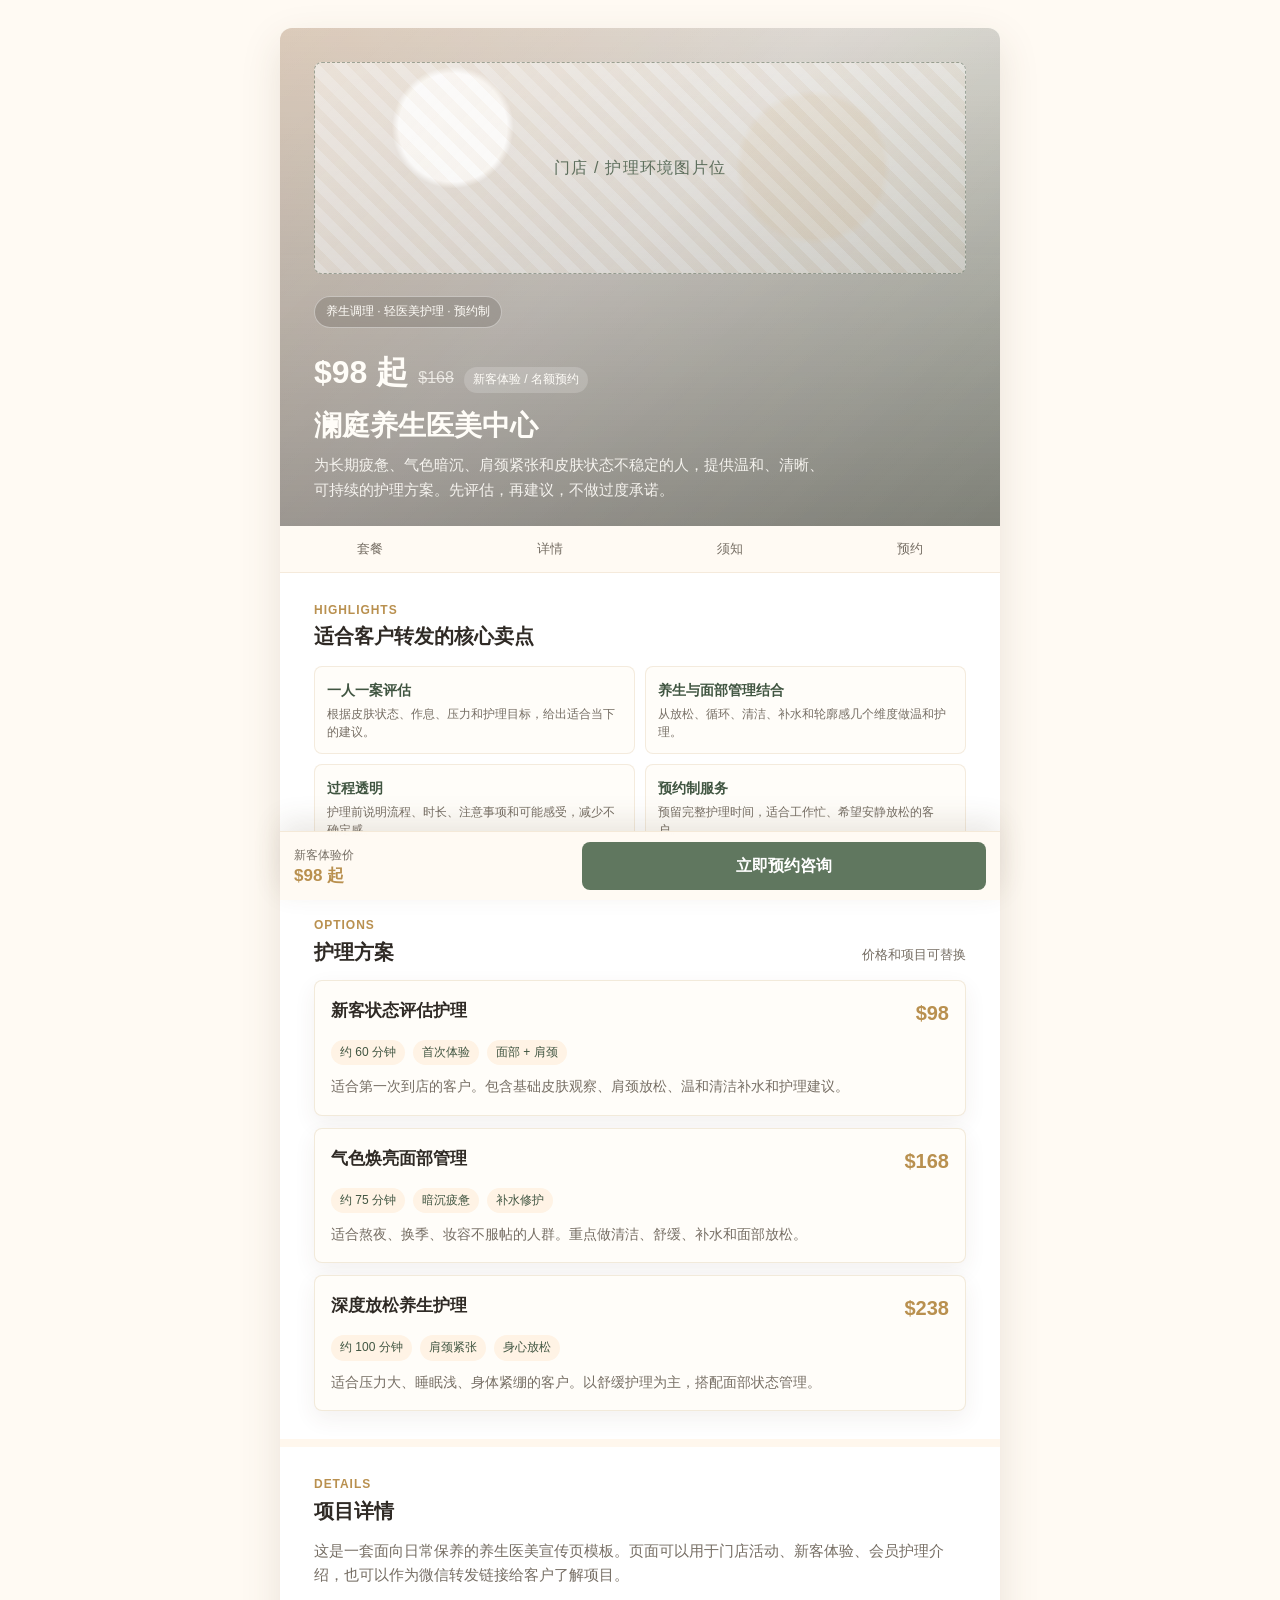
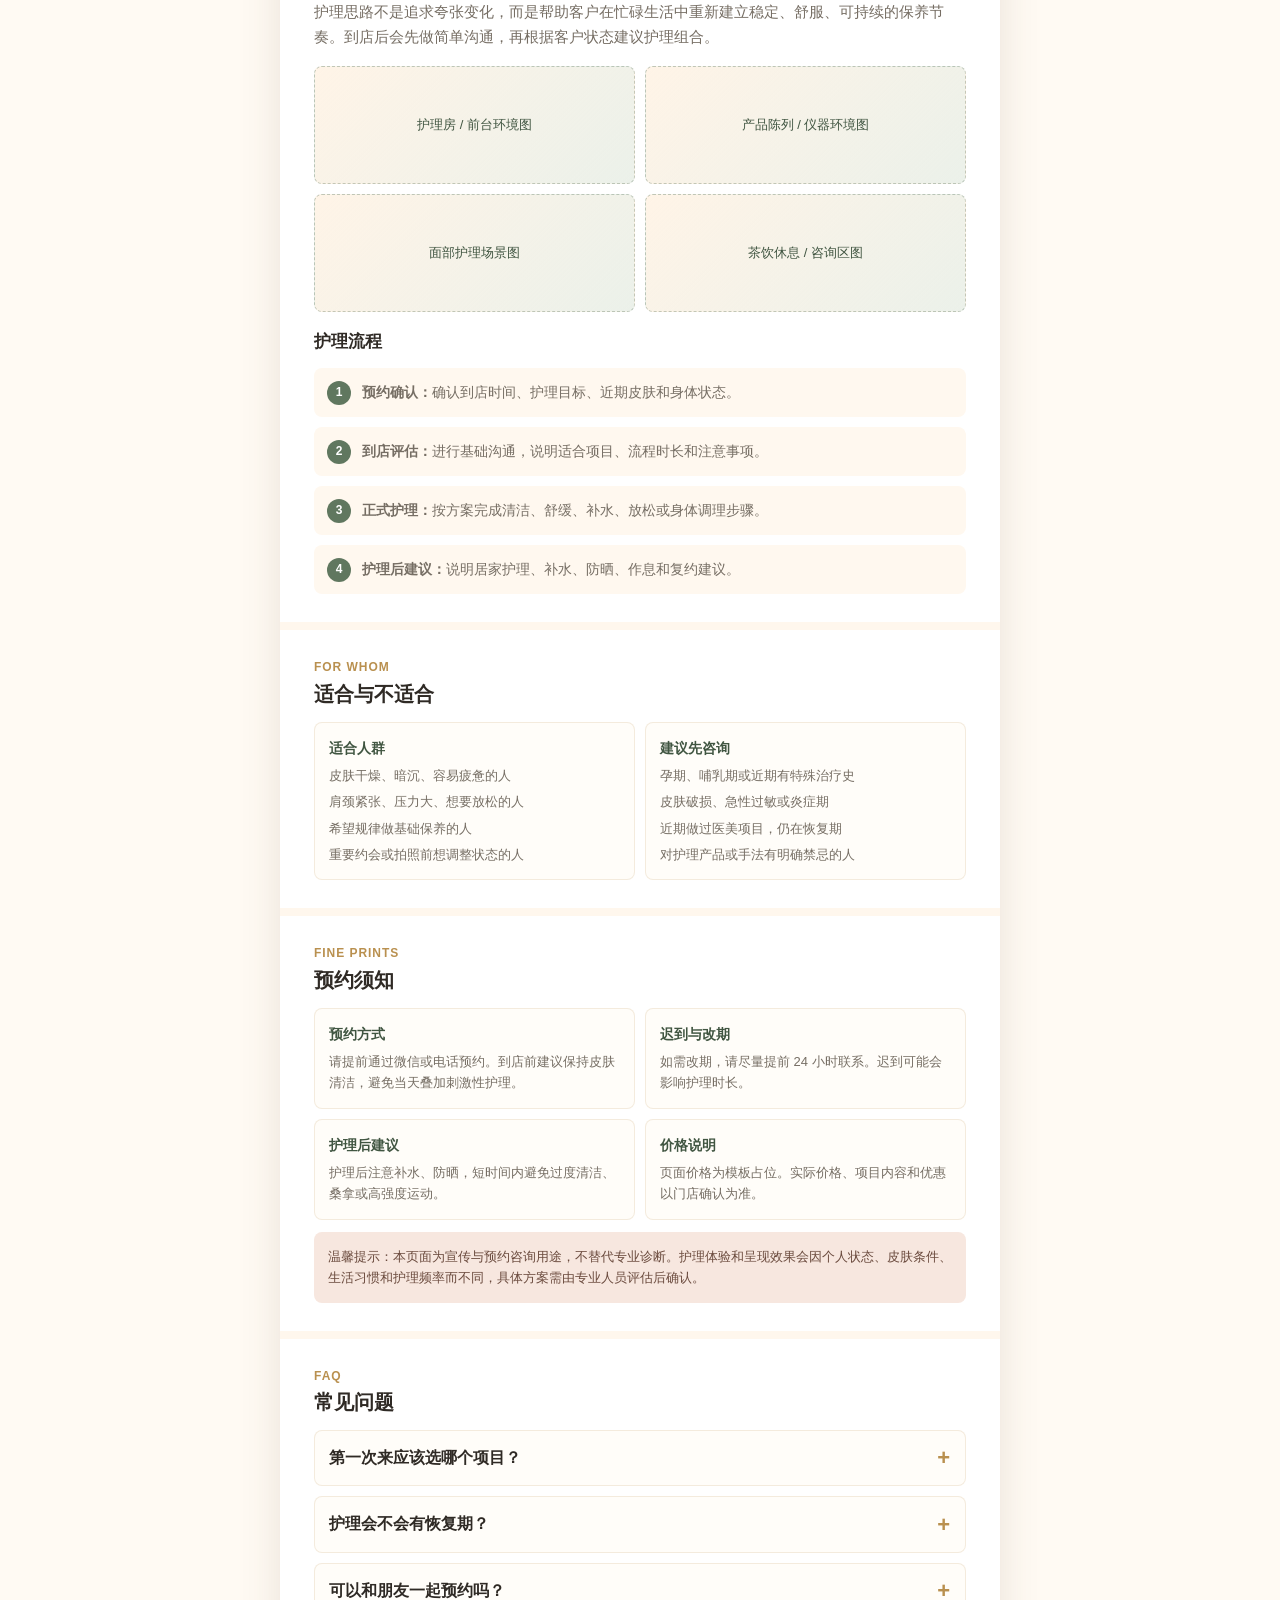
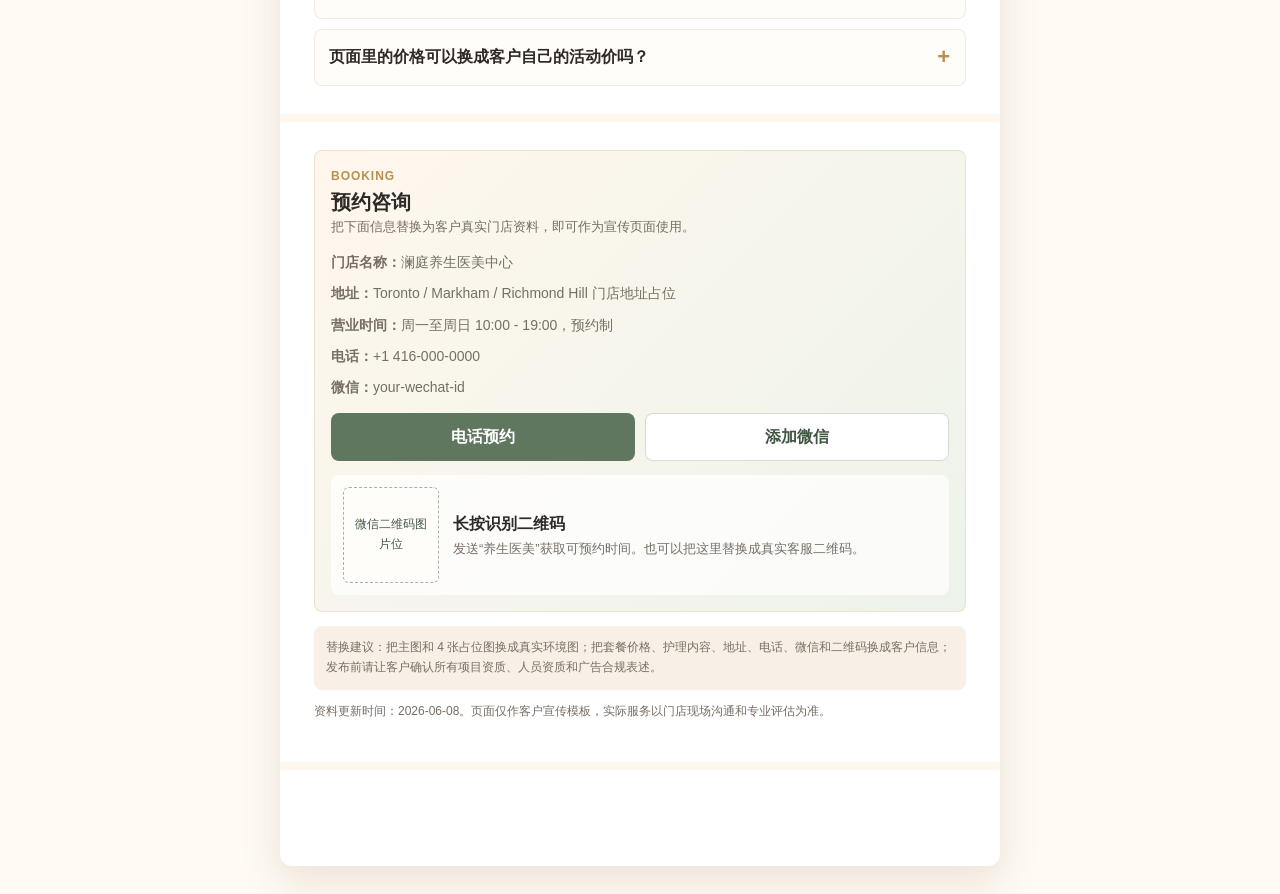
<file: yangsheng-medbeauty.html>
<!doctype html>
<html lang="zh-CN">
<head>
  <meta charset="utf-8">
  <meta name="viewport" content="width=device-width, initial-scale=1">
  <title>澜庭养生医美中心 · 温和调理与轻医美护理</title>
  <meta name="description" content="澜庭养生医美中心宣传单页，适合客户咨询、微信转发和预约引导。">
  <style>
    :root { --bg: #fffaf3; --surface: #ffffff; --surface-warm: #fff3e5; --text: #2f2a25; --muted: #766e64; --soft: #ead9c4; --gold: #b9904f; --green: #60775f; --green-dark: #405541; --danger-soft: #f7e7df; --shadow: 0 14px 40px rgba(82, 62, 38, 0.13); --radius: 8px; --max: 720px; }
    * { box-sizing: border-box; }
    html { scroll-behavior: smooth; }
    body { margin: 0; background: var(--bg); color: var(--text); font-family: -apple-system, BlinkMacSystemFont, "Segoe UI", "PingFang SC", "Microsoft YaHei", sans-serif; line-height: 1.65; }
    a { color: inherit; text-decoration: none; }
    button, input, textarea { font: inherit; }
    .page { max-width: var(--max); margin: 0 auto; background: var(--surface); min-height: 100vh; padding-bottom: 96px; box-shadow: 0 0 0 1px rgba(185, 144, 79, 0.08); }
    .hero { position: relative; min-height: 430px; overflow: hidden; background: linear-gradient(180deg, rgba(47, 42, 37, 0.18), rgba(47, 42, 37, 0.54)), linear-gradient(135deg, #f8dfc7 0%, #fffaf3 45%, #dbe5d8 100%); }
    .hero::before { content: ""; position: absolute; inset: 0; background: radial-gradient(circle at 24% 20%, rgba(255, 255, 255, 0.92) 0 8%, transparent 9%), radial-gradient(circle at 74% 28%, rgba(185, 144, 79, 0.18) 0 11%, transparent 12%), linear-gradient(135deg, rgba(255, 255, 255, 0.22), rgba(255, 255, 255, 0)); opacity: 0.9; }
    .hero::after { content: "门店 / 护理环境图片位"; position: absolute; left: 24px; right: 24px; top: 34px; height: 210px; border: 1px dashed rgba(64, 85, 65, 0.45); border-radius: var(--radius); display: grid; place-items: center; color: rgba(64, 85, 65, 0.82); background: linear-gradient(135deg, rgba(255, 255, 255, 0.42), rgba(255, 250, 243, 0.18)), repeating-linear-gradient(45deg, rgba(255, 255, 255, 0.26) 0 10px, rgba(234, 217, 196, 0.22) 10px 20px); letter-spacing: 0.08em; z-index: 1; }
    .hero-content { position: relative; z-index: 2; padding: 268px 22px 24px; color: #fffdf8; }
    .crumb { display: inline-flex; align-items: center; gap: 8px; border: 1px solid rgba(255, 255, 255, 0.42); border-radius: 999px; padding: 5px 11px; background: rgba(47, 42, 37, 0.18); font-size: 12px; backdrop-filter: blur(10px); }
    .price-row { display: flex; align-items: baseline; gap: 10px; margin-top: 18px; flex-wrap: wrap; }
    .price { font-size: 32px; font-weight: 760; letter-spacing: 0; }
    .old-price { color: rgba(255, 253, 248, 0.72); text-decoration: line-through; }
    .badge { display: inline-flex; align-items: center; min-height: 26px; padding: 3px 9px; border-radius: 999px; background: rgba(255, 255, 255, 0.18); color: #fffdf8; font-size: 12px; }
    h1 { margin: 10px 0 10px; font-size: 28px; line-height: 1.22; letter-spacing: 0; }
    .hero-copy { margin: 0; max-width: 34em; color: rgba(255, 253, 248, 0.9); font-size: 15px; }
    .tabs { position: sticky; top: 0; z-index: 10; display: grid; grid-template-columns: repeat(4, 1fr); background: rgba(255, 250, 243, 0.96); border-bottom: 1px solid rgba(185, 144, 79, 0.14); backdrop-filter: blur(14px); }
    .tabs a { padding: 12px 6px; text-align: center; font-size: 13px; color: var(--muted); }
    .tabs a:focus-visible, .cta:focus-visible, .option-card:focus-visible, summary:focus-visible { outline: 3px solid rgba(185, 144, 79, 0.35); outline-offset: 2px; }
    section { padding: 22px; border-bottom: 8px solid #fff7ed; }
    .section-title { display: flex; justify-content: space-between; align-items: flex-end; gap: 16px; margin-bottom: 14px; }
    h2 { margin: 0; font-size: 20px; line-height: 1.28; letter-spacing: 0; }
    .eyebrow { margin: 0 0 4px; color: var(--gold); font-size: 12px; font-weight: 700; letter-spacing: 0.08em; text-transform: uppercase; }
    .hint { margin: 0; color: var(--muted); font-size: 13px; }
    .selling-points { display: grid; grid-template-columns: repeat(2, minmax(0, 1fr)); gap: 10px; margin-top: 16px; }
    .point { min-height: 78px; padding: 12px; border: 1px solid rgba(185, 144, 79, 0.16); border-radius: var(--radius); background: #fffdf9; }
    .point strong { display: block; margin-bottom: 3px; color: var(--green-dark); font-size: 14px; }
    .point span { display: block; color: var(--muted); font-size: 12px; line-height: 1.5; }
    .options { display: grid; gap: 12px; }
    .option-card { display: block; border: 1px solid rgba(185, 144, 79, 0.18); border-radius: var(--radius); padding: 16px; background: #fffdf9; box-shadow: 0 8px 22px rgba(82, 62, 38, 0.07); }
    .option-head { display: flex; justify-content: space-between; align-items: flex-start; gap: 12px; }
    .option-title { margin: 0; font-size: 17px; font-weight: 760; }
    .option-price { flex: 0 0 auto; color: var(--gold); font-size: 20px; font-weight: 760; }
    .option-meta { display: flex; gap: 8px; flex-wrap: wrap; margin: 10px 0; }
    .pill { display: inline-flex; align-items: center; min-height: 25px; padding: 3px 9px; border-radius: 999px; background: var(--surface-warm); color: var(--green-dark); font-size: 12px; }
    .option-card p { margin: 0; color: var(--muted); font-size: 14px; }
    .long-copy { color: var(--muted); font-size: 15px; }
    .long-copy p { margin: 0 0 12px; }
    .photo-grid { display: grid; grid-template-columns: 1fr 1fr; gap: 10px; margin: 16px 0; }
    .photo-placeholder { min-height: 118px; border-radius: var(--radius); border: 1px dashed rgba(96, 119, 95, 0.36); display: grid; place-items: center; padding: 14px; text-align: center; color: var(--green-dark); background: linear-gradient(135deg, rgba(255, 243, 229, 0.92), rgba(219, 229, 216, 0.55)), repeating-linear-gradient(45deg, rgba(255, 255, 255, 0.28) 0 10px, rgba(255, 255, 255, 0) 10px 18px); font-size: 13px; }
    .steps { counter-reset: step; display: grid; gap: 10px; margin-top: 12px; }
    .step { position: relative; padding: 13px 13px 13px 48px; border-radius: var(--radius); background: #fff8ef; color: var(--muted); font-size: 14px; }
    .step::before { counter-increment: step; content: counter(step); position: absolute; left: 13px; top: 13px; width: 24px; height: 24px; border-radius: 999px; display: grid; place-items: center; background: var(--green); color: #fff; font-size: 12px; font-weight: 700; }
    .info-grid { display: grid; grid-template-columns: repeat(2, minmax(0, 1fr)); gap: 10px; }
    .info-box { padding: 14px; border-radius: var(--radius); background: #fffdf9; border: 1px solid rgba(185, 144, 79, 0.16); }
    .info-box strong { display: block; margin-bottom: 5px; color: var(--green-dark); font-size: 14px; }
    .info-box p, .info-box ul { margin: 0; color: var(--muted); font-size: 13px; padding-left: 0; list-style: none; }
    .info-box li + li { margin-top: 5px; }
    .notice { padding: 14px; border-radius: var(--radius); background: var(--danger-soft); color: #6b4b3e; font-size: 13px; }
    details { border: 1px solid rgba(185, 144, 79, 0.16); border-radius: var(--radius); background: #fffdf9; overflow: hidden; }
    details + details { margin-top: 10px; }
    summary { cursor: pointer; list-style: none; padding: 14px 42px 14px 14px; position: relative; font-weight: 700; }
    summary::-webkit-details-marker { display: none; }
    summary::after { content: "+"; position: absolute; right: 15px; top: 50%; transform: translateY(-50%); color: var(--gold); font-size: 22px; line-height: 1; }
    details[open] summary::after { content: "-"; }
    details p { margin: 0; padding: 0 14px 14px; color: var(--muted); font-size: 14px; }
    .contact-card { padding: 16px; border-radius: var(--radius); background: linear-gradient(135deg, #fff7ed, #edf3ea); border: 1px solid rgba(185, 144, 79, 0.18); }
    .contact-card h3 { margin: 0 0 8px; font-size: 18px; }
    .contact-list { display: grid; gap: 8px; margin: 14px 0; color: var(--muted); font-size: 14px; }
    .qr-box { display: grid; grid-template-columns: 96px 1fr; gap: 14px; align-items: center; margin-top: 14px; padding: 12px; border-radius: var(--radius); background: rgba(255, 255, 255, 0.76); }
    .qr-placeholder { aspect-ratio: 1; border-radius: 6px; border: 1px dashed rgba(64, 85, 65, 0.45); display: grid; place-items: center; color: var(--green-dark); text-align: center; font-size: 12px; padding: 8px; background: #fffdf9; }
    .contact-actions { display: grid; grid-template-columns: 1fr 1fr; gap: 10px; margin-top: 14px; }
    .cta { display: inline-flex; justify-content: center; align-items: center; min-height: 44px; padding: 10px 14px; border-radius: var(--radius); border: 1px solid transparent; background: var(--green); color: #fff; font-weight: 750; text-align: center; }
    .cta.secondary { background: #fff; color: var(--green-dark); border-color: rgba(96, 119, 95, 0.26); }
    .sticky-bar { position: fixed; left: 50%; bottom: 0; transform: translateX(-50%); width: min(100%, var(--max)); display: grid; grid-template-columns: 1fr 1.45fr; gap: 10px; padding: 10px 14px calc(10px + env(safe-area-inset-bottom)); background: rgba(255, 250, 243, 0.96); border-top: 1px solid rgba(185, 144, 79, 0.16); box-shadow: 0 -10px 28px rgba(82, 62, 38, 0.12); backdrop-filter: blur(16px); z-index: 20; }
    .sticky-meta { display: flex; flex-direction: column; justify-content: center; min-width: 0; }
    .sticky-meta span { color: var(--muted); font-size: 12px; white-space: nowrap; overflow: hidden; text-overflow: ellipsis; }
    .sticky-meta strong { color: var(--gold); font-size: 17px; line-height: 1.2; white-space: nowrap; overflow: hidden; text-overflow: ellipsis; }
    .footer-note { color: var(--muted); font-size: 12px; }
    .replace-note { margin-top: 14px; padding: 12px; border-radius: var(--radius); background: #f8f0e6; color: var(--muted); font-size: 12px; }
    @media (min-width: 760px) { body { padding: 28px 0; } .page { border-radius: 12px; overflow: hidden; box-shadow: var(--shadow); } .hero { min-height: 460px; } .hero::after { left: 34px; right: 34px; } .hero-content { padding-left: 34px; padding-right: 34px; } section { padding: 28px 34px; } }
    @media (max-width: 430px) { .hero { min-height: 410px; } .hero::after { left: 16px; right: 16px; height: 198px; } .hero-content { padding: 252px 16px 22px; } h1 { font-size: 25px; } .price { font-size: 29px; } section { padding-left: 16px; padding-right: 16px; } .selling-points, .photo-grid, .info-grid, .contact-actions { grid-template-columns: 1fr; } .qr-box { grid-template-columns: 86px 1fr; } }
  </style>
</head>
<body>
  <main class="page">
    <header class="hero" id="top"><div class="hero-content"><div class="crumb">养生调理 · 轻医美护理 · 预约制</div><div class="price-row" aria-label="价格信息"><span class="price">$98 起</span><span class="old-price">$168</span><span class="badge">新客体验 / 名额预约</span></div><h1>澜庭养生医美中心</h1><p class="hero-copy">为长期疲惫、气色暗沉、肩颈紧张和皮肤状态不稳定的人，提供温和、清晰、可持续的护理方案。先评估，再建议，不做过度承诺。</p></div></header>
    <nav class="tabs" aria-label="页面导航"><a href="#options">套餐</a><a href="#detail">详情</a><a href="#notice">须知</a><a href="#contact">预约</a></nav>
    <section aria-labelledby="highlights-title"><div class="section-title"><div><p class="eyebrow">Highlights</p><h2 id="highlights-title">适合客户转发的核心卖点</h2></div></div><div class="selling-points"><div class="point"><strong>一人一案评估</strong><span>根据皮肤状态、作息、压力和护理目标，给出适合当下的建议。</span></div><div class="point"><strong>养生与面部管理结合</strong><span>从放松、循环、清洁、补水和轮廓感几个维度做温和护理。</span></div><div class="point"><strong>过程透明</strong><span>护理前说明流程、时长、注意事项和可能感受，减少不确定感。</span></div><div class="point"><strong>预约制服务</strong><span>预留完整护理时间，适合工作忙、希望安静放松的客户。</span></div></div></section>
    <section id="options" aria-labelledby="options-title"><div class="section-title"><div><p class="eyebrow">Options</p><h2 id="options-title">护理方案</h2></div><p class="hint">价格和项目可替换</p></div><div class="options"><a class="option-card" href="#contact"><div class="option-head"><h3 class="option-title">新客状态评估护理</h3><div class="option-price">$98</div></div><div class="option-meta"><span class="pill">约 60 分钟</span><span class="pill">首次体验</span><span class="pill">面部 + 肩颈</span></div><p>适合第一次到店的客户。包含基础皮肤观察、肩颈放松、温和清洁补水和护理建议。</p></a><a class="option-card" href="#contact"><div class="option-head"><h3 class="option-title">气色焕亮面部管理</h3><div class="option-price">$168</div></div><div class="option-meta"><span class="pill">约 75 分钟</span><span class="pill">暗沉疲惫</span><span class="pill">补水修护</span></div><p>适合熬夜、换季、妆容不服帖的人群。重点做清洁、舒缓、补水和面部放松。</p></a><a class="option-card" href="#contact"><div class="option-head"><h3 class="option-title">深度放松养生护理</h3><div class="option-price">$238</div></div><div class="option-meta"><span class="pill">约 100 分钟</span><span class="pill">肩颈紧张</span><span class="pill">身心放松</span></div><p>适合压力大、睡眠浅、身体紧绷的客户。以舒缓护理为主，搭配面部状态管理。</p></a></div></section>
    <section id="detail" aria-labelledby="detail-title"><div class="section-title"><div><p class="eyebrow">Details</p><h2 id="detail-title">项目详情</h2></div></div><div class="long-copy"><p>这是一套面向日常保养的养生医美宣传页模板。页面可以用于门店活动、新客体验、会员护理介绍，也可以作为微信转发链接给客户了解项目。</p><p>护理思路不是追求夸张变化，而是帮助客户在忙碌生活中重新建立稳定、舒服、可持续的保养节奏。到店后会先做简单沟通，再根据客户状态建议护理组合。</p></div><div class="photo-grid" aria-label="图片占位区域"><div class="photo-placeholder">护理房 / 前台环境图</div><div class="photo-placeholder">产品陈列 / 仪器环境图</div><div class="photo-placeholder">面部护理场景图</div><div class="photo-placeholder">茶饮休息 / 咨询区图</div></div><h3 class="option-title">护理流程</h3><div class="steps"><div class="step"><strong>预约确认：</strong>确认到店时间、护理目标、近期皮肤和身体状态。</div><div class="step"><strong>到店评估：</strong>进行基础沟通，说明适合项目、流程时长和注意事项。</div><div class="step"><strong>正式护理：</strong>按方案完成清洁、舒缓、补水、放松或身体调理步骤。</div><div class="step"><strong>护理后建议：</strong>说明居家护理、补水、防晒、作息和复约建议。</div></div></section>
    <section aria-labelledby="suitable-title"><div class="section-title"><div><p class="eyebrow">For Whom</p><h2 id="suitable-title">适合与不适合</h2></div></div><div class="info-grid"><div class="info-box"><strong>适合人群</strong><ul><li>皮肤干燥、暗沉、容易疲惫的人</li><li>肩颈紧张、压力大、想要放松的人</li><li>希望规律做基础保养的人</li><li>重要约会或拍照前想调整状态的人</li></ul></div><div class="info-box"><strong>建议先咨询</strong><ul><li>孕期、哺乳期或近期有特殊治疗史</li><li>皮肤破损、急性过敏或炎症期</li><li>近期做过医美项目，仍在恢复期</li><li>对护理产品或手法有明确禁忌的人</li></ul></div></div></section>
    <section id="notice" aria-labelledby="notice-title"><div class="section-title"><div><p class="eyebrow">Fine Prints</p><h2 id="notice-title">预约须知</h2></div></div><div class="info-grid"><div class="info-box"><strong>预约方式</strong><p>请提前通过微信或电话预约。到店前建议保持皮肤清洁，避免当天叠加刺激性护理。</p></div><div class="info-box"><strong>迟到与改期</strong><p>如需改期，请尽量提前 24 小时联系。迟到可能会影响护理时长。</p></div><div class="info-box"><strong>护理后建议</strong><p>护理后注意补水、防晒，短时间内避免过度清洁、桑拿或高强度运动。</p></div><div class="info-box"><strong>价格说明</strong><p>页面价格为模板占位。实际价格、项目内容和优惠以门店确认为准。</p></div></div><div class="notice" style="margin-top: 12px;">温馨提示：本页面为宣传与预约咨询用途，不替代专业诊断。护理体验和呈现效果会因个人状态、皮肤条件、生活习惯和护理频率而不同，具体方案需由专业人员评估后确认。</div></section>
    <section aria-labelledby="faq-title"><div class="section-title"><div><p class="eyebrow">FAQ</p><h2 id="faq-title">常见问题</h2></div></div><details><summary>第一次来应该选哪个项目？</summary><p>建议先选择新客状态评估护理。护理师会根据你的皮肤状态、肩颈紧张程度和护理目标，再建议是否升级其他项目。</p></details><details><summary>护理会不会有恢复期？</summary><p>本模板默认展示的是日常保养和舒缓类护理，一般以温和体验为主。若客户实际项目包含更专业的医美操作，需要单独补充恢复期和注意事项。</p></details><details><summary>可以和朋友一起预约吗？</summary><p>可以。建议提前说明人数和希望时间，门店会根据房间和护理师排班确认。</p></details><details><summary>页面里的价格可以换成客户自己的活动价吗？</summary><p>可以。套餐名称、价格、护理时长、适合人群、地址和联系方式都已经做成清晰可替换文本。</p></details></section>
    <section id="contact" aria-labelledby="contact-title"><div class="contact-card"><p class="eyebrow">Booking</p><h2 id="contact-title">预约咨询</h2><p class="hint">把下面信息替换为客户真实门店资料，即可作为宣传页面使用。</p><div class="contact-list"><div><strong>门店名称：</strong>澜庭养生医美中心</div><div><strong>地址：</strong>Toronto / Markham / Richmond Hill 门店地址占位</div><div><strong>营业时间：</strong>周一至周日 10:00 - 19:00，预约制</div><div><strong>电话：</strong><a href="tel:+14160000000">+1 416-000-0000</a></div><div><strong>微信：</strong>your-wechat-id</div></div><div class="contact-actions"><a class="cta" href="tel:+14160000000">电话预约</a><a class="cta secondary" href="#wechat">添加微信</a></div><div class="qr-box" id="wechat"><div class="qr-placeholder">微信二维码图片位</div><div><strong>长按识别二维码</strong><p class="hint">发送“养生医美”获取可预约时间。也可以把这里替换成真实客服二维码。</p></div></div></div><div class="replace-note">替换建议：把主图和 4 张占位图换成真实环境图；把套餐价格、护理内容、地址、电话、微信和二维码换成客户信息；发布前请让客户确认所有项目资质、人员资质和广告合规表述。</div><p class="footer-note">资料更新时间：2026-06-08。页面仅作客户宣传模板，实际服务以门店现场沟通和专业评估为准。</p></section>
  </main>
  <aside class="sticky-bar" aria-label="底部预约栏"><div class="sticky-meta"><span>新客体验价</span><strong>$98 起</strong></div><a class="cta" href="#contact">立即预约咨询</a></aside>
</body>
</html>
</file>
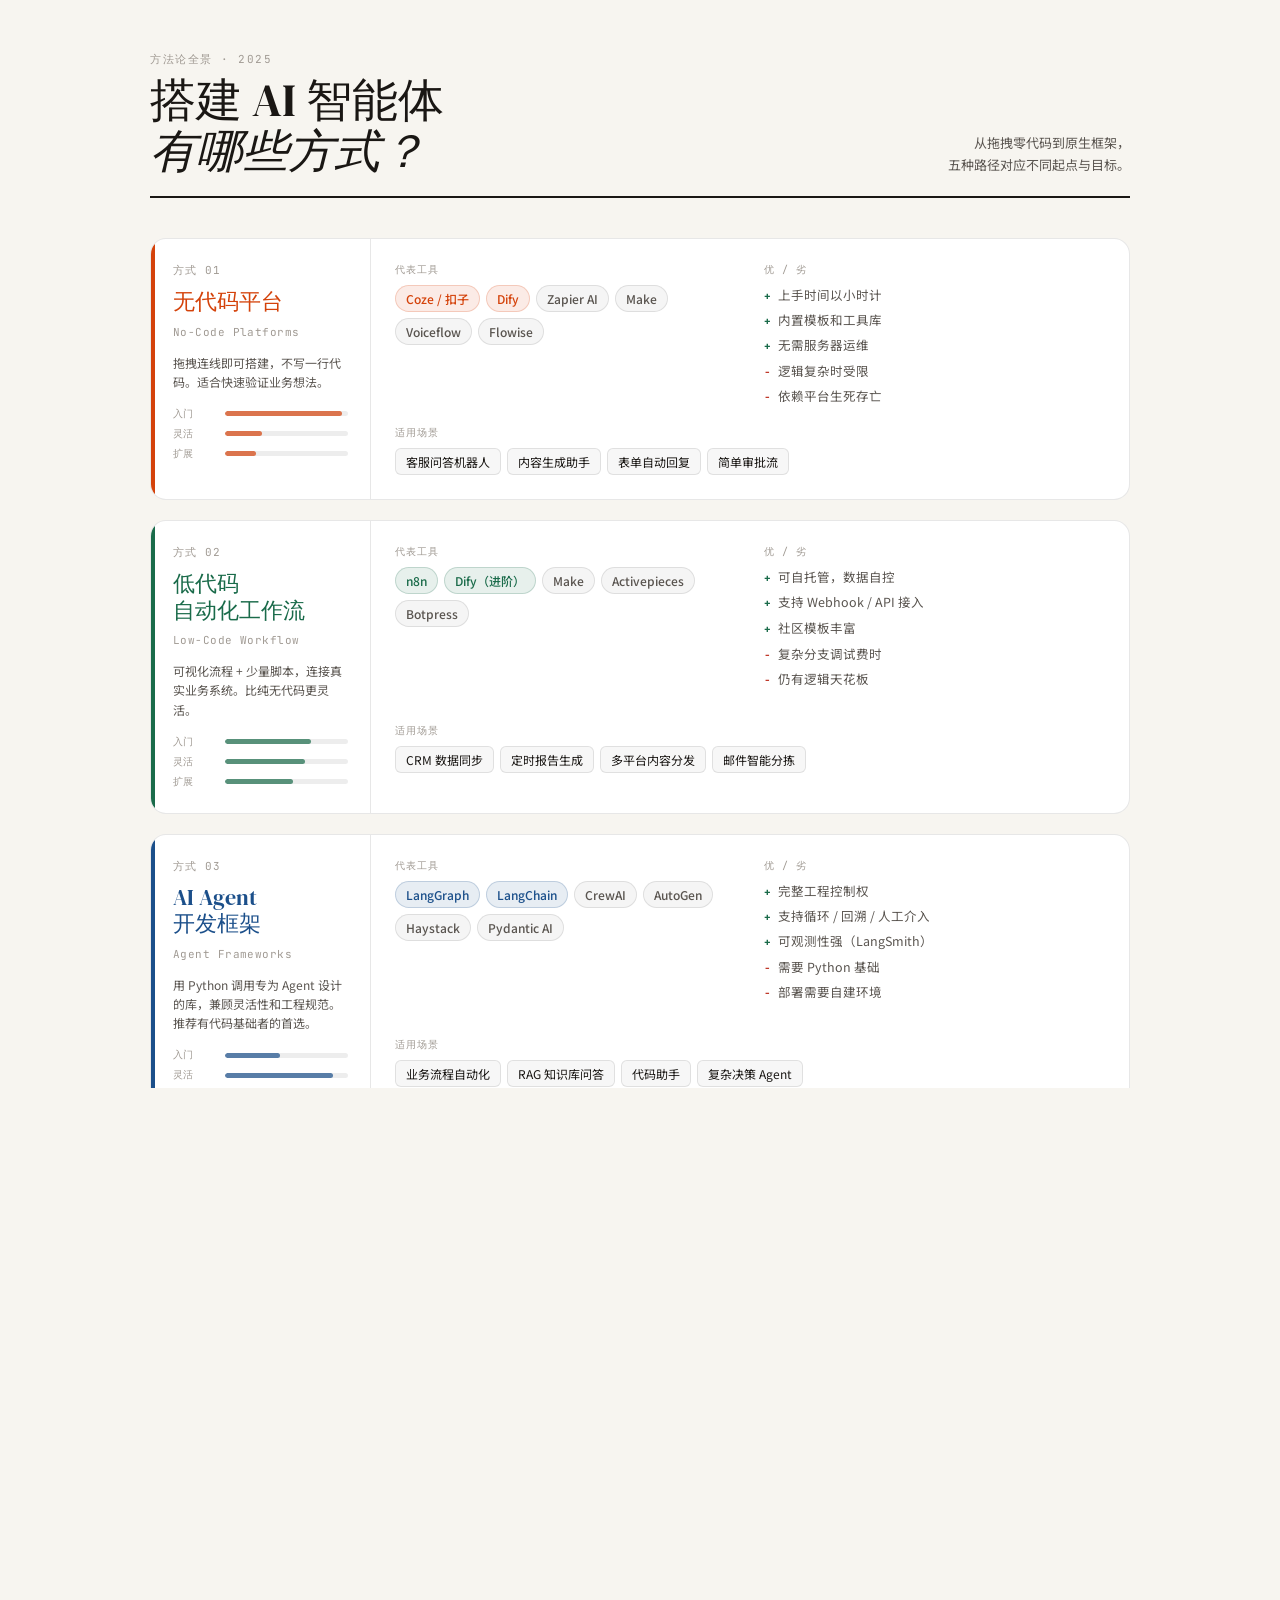
<file: aiagent-course/ai-agent-approaches.html>
<!DOCTYPE html>
<html lang="zh">
<head>
<meta charset="UTF-8">
<meta name="viewport" content="width=device-width, initial-scale=1.0">
<title>搭建 AI 智能体的方式</title>
<style>
@import url('https://fonts.googleapis.com/css2?family=DM+Serif+Display:ital@0;1&family=Noto+Sans+SC:wght@300;400;500;700&family=JetBrains+Mono:wght@400;500&display=swap');

*, *::before, *::after { box-sizing: border-box; margin: 0; padding: 0; }

:root {
  --bg:       #f7f5f0;
  --ink:      #1a1714;
  --ink2:     #5a5550;
  --ink3:     #a09a93;
  --rule:     rgba(26,23,20,.1);
  --white:    #ffffff;

  --c1: #d4420a;   /* 无代码 — 砖红 */
  --c2: #1a6b4a;   /* 低代码 — 森绿 */
  --c3: #1b4f8a;   /* 框架 — 深蓝 */
  --c4: #6b3fa0;   /* 原生开发 — 紫 */
  --c5: #b8860b;   /* 多智能体 — 金 */

  --serif: 'DM Serif Display', Georgia, serif;
  --sans:  'Noto Sans SC', sans-serif;
  --mono:  'JetBrains Mono', monospace;
  --r: 16px;
}

body {
  font-family: var(--sans);
  background: var(--bg);
  color: var(--ink);
  min-height: 100vh;
  padding: 52px 20px 72px;
}

.page { max-width: 980px; margin: 0 auto; }

/* ── Header ── */
.hd {
  border-bottom: 2px solid var(--ink);
  padding-bottom: 20px;
  margin-bottom: 40px;
  display: flex;
  align-items: flex-end;
  justify-content: space-between;
  flex-wrap: wrap;
  gap: 12px;
  animation: up .5s ease both;
}
.hd-left {}
.hd-kicker {
  font-family: var(--mono);
  font-size: 11px;
  letter-spacing: .14em;
  text-transform: uppercase;
  color: var(--ink3);
  margin-bottom: 8px;
}
.hd h1 {
  font-family: var(--serif);
  font-size: clamp(28px, 5vw, 46px);
  line-height: 1.1;
  font-weight: 400;
}
.hd-right {
  font-size: 13px;
  color: var(--ink2);
  line-height: 1.7;
  max-width: 240px;
  text-align: right;
}

/* ── Dimension axis ── */
.axis-row {
  display: grid;
  grid-template-columns: repeat(5,1fr);
  gap: 0;
  margin-bottom: 28px;
  border: 1px solid var(--rule);
  border-radius: var(--r);
  overflow: hidden;
  animation: up .4s .08s ease both;
}
.axis-cell {
  padding: 10px 12px;
  text-align: center;
  border-right: 1px solid var(--rule);
  font-size: 11.5px;
  color: var(--ink2);
  background: var(--white);
}
.axis-cell:last-child { border-right: none; }
.axis-cell strong {
  display: block;
  font-size: 10px;
  font-family: var(--mono);
  letter-spacing: .08em;
  text-transform: uppercase;
  color: var(--ink3);
  margin-bottom: 3px;
}

/* ── Main cards ── */
.cards { display: flex; flex-direction: column; gap: 20px; }

.card {
  background: var(--white);
  border-radius: var(--r);
  border: 1px solid var(--rule);
  overflow: hidden;
  display: grid;
  grid-template-columns: 220px 1fr;
  animation: up .45s ease both;
  transition: box-shadow .2s, transform .2s;
}
.card:hover { box-shadow: 0 8px 32px rgba(0,0,0,.09); transform: translateY(-2px); }
.card:nth-child(1) { animation-delay: .10s; }
.card:nth-child(2) { animation-delay: .15s; }
.card:nth-child(3) { animation-delay: .20s; }
.card:nth-child(4) { animation-delay: .25s; }
.card:nth-child(5) { animation-delay: .30s; }

@media (max-width: 680px) {
  .card { grid-template-columns: 1fr; }
  .axis-row { grid-template-columns: 1fr 1fr; }
}

/* Left panel */
.card-left {
  padding: 24px 22px;
  display: flex;
  flex-direction: column;
  gap: 10px;
  border-right: 1px solid var(--rule);
  position: relative;
  overflow: hidden;
}
.card-left::before {
  content: '';
  position: absolute;
  top: 0; left: 0; bottom: 0;
  width: 4px;
  background: var(--accent);
}

.card-num {
  font-family: var(--mono);
  font-size: 11px;
  color: var(--ink3);
  letter-spacing: .1em;
}
.card-title {
  font-family: var(--serif);
  font-size: 22px;
  line-height: 1.2;
  color: var(--accent);
}
.card-en {
  font-family: var(--mono);
  font-size: 11px;
  color: var(--ink3);
  letter-spacing: .04em;
}
.card-tagline {
  font-size: 12px;
  color: var(--ink2);
  line-height: 1.6;
  margin-top: 4px;
}

/* meters */
.meters { display: flex; flex-direction: column; gap: 6px; margin-top: 6px; }
.meter-row { display: flex; align-items: center; gap: 8px; }
.meter-label { font-size: 10px; font-family: var(--mono); color: var(--ink3); width: 44px; flex-shrink: 0; }
.meter-bar { flex: 1; height: 5px; background: rgba(0,0,0,.07); border-radius: 3px; overflow: hidden; }
.meter-fill { height: 100%; border-radius: 3px; background: var(--accent); opacity: .7; }

/* Right panel */
.card-right {
  padding: 24px 24px;
  display: grid;
  grid-template-columns: 1fr 1fr;
  gap: 20px 28px;
}

.section-head {
  font-family: var(--mono);
  font-size: 10px;
  letter-spacing: .1em;
  text-transform: uppercase;
  color: var(--ink3);
  margin-bottom: 8px;
}

.tools-list { display: flex; flex-wrap: wrap; gap: 6px; }
.tool-chip {
  font-size: 12px;
  font-weight: 500;
  padding: 4px 10px;
  border-radius: 100px;
  background: rgba(0,0,0,.04);
  border: 1px solid var(--rule);
  color: var(--ink2);
}
.tool-chip.accent {
  background: color-mix(in srgb, var(--accent) 10%, transparent);
  border-color: color-mix(in srgb, var(--accent) 20%, transparent);
  color: var(--accent);
}

.pros-list, .cons-list {
  list-style: none;
  display: flex;
  flex-direction: column;
  gap: 5px;
}
.pros-list li::before { content: '+  '; color: #1a6b4a; font-weight: 700; font-family: var(--mono); font-size: 11px; }
.cons-list li::before { content: '−  '; color: #c0392b; font-weight: 700; font-family: var(--mono); font-size: 11px; }
.pros-list li, .cons-list li {
  font-size: 12.5px;
  color: var(--ink2);
  line-height: 1.55;
}

.use-cases { grid-column: 1 / -1; }
.use-cases-grid { display: flex; flex-wrap: wrap; gap: 6px; }
.use-case {
  font-size: 12px;
  padding: 4px 10px;
  border-radius: 6px;
  background: rgba(0,0,0,.03);
  border: 1px solid var(--rule);
  color: var(--ink);
}

/* accent vars per card */
.card-1 { --accent: var(--c1); }
.card-2 { --accent: var(--c2); }
.card-3 { --accent: var(--c3); }
.card-4 { --accent: var(--c4); }
.card-5 { --accent: var(--c5); }

/* ── Comparison table ── */
.cmp-wrap {
  margin-top: 32px;
  background: var(--white);
  border: 1px solid var(--rule);
  border-radius: var(--r);
  overflow: hidden;
  animation: up .4s .35s ease both;
}
.cmp-title {
  padding: 14px 20px;
  font-family: var(--mono);
  font-size: 11px;
  letter-spacing: .12em;
  text-transform: uppercase;
  color: var(--ink3);
  border-bottom: 1px solid var(--rule);
  background: rgba(0,0,0,.02);
}
table {
  width: 100%; border-collapse: collapse;
  font-size: 13px;
}
th {
  padding: 10px 14px;
  text-align: left;
  font-family: var(--mono);
  font-size: 10px;
  letter-spacing: .08em;
  text-transform: uppercase;
  color: var(--ink3);
  background: rgba(0,0,0,.02);
  border-bottom: 1px solid var(--rule);
}
td {
  padding: 11px 14px;
  border-bottom: 1px solid var(--rule);
  color: var(--ink2);
  vertical-align: middle;
}
tr:last-child td { border-bottom: none; }
td:first-child { font-weight: 600; color: var(--ink); }
.dot-row { display: flex; gap: 3px; }
.dot { width: 9px; height: 9px; border-radius: 50%; }
.dot.on  { opacity: 1; }
.dot.off { opacity: .15; background: var(--ink3) !important; }

/* ── Footer callout ── */
.callout {
  margin-top: 20px;
  padding: 18px 22px;
  border-radius: var(--r);
  border-left: 4px solid var(--ink);
  background: var(--white);
  font-size: 13.5px;
  color: var(--ink2);
  line-height: 1.7;
  animation: up .4s .4s ease both;
}
.callout strong { color: var(--ink); }

@keyframes up {
  from { opacity:0; transform:translateY(18px); }
  to   { opacity:1; transform:translateY(0); }
}
</style>
</head>
<body>
<div class="page">

  <!-- Header -->
  <div class="hd">
    <div class="hd-left">
      <div class="hd-kicker">方法论全景 · 2025</div>
      <h1>搭建 AI 智能体<br><em>有哪些方式？</em></h1>
    </div>
    <div class="hd-right">从拖拽零代码到原生框架，<br>五种路径对应不同起点与目标。</div>
  </div>

  <!-- Cards -->
  <div class="cards">

    <!-- 1. 无代码 -->
    <div class="card card-1">
      <div class="card-left">
        <div class="card-num">方式 01</div>
        <div class="card-title">无代码平台</div>
        <div class="card-en">No-Code Platforms</div>
        <div class="card-tagline">拖拽连线即可搭建，不写一行代码。适合快速验证业务想法。</div>
        <div class="meters">
          <div class="meter-row"><span class="meter-label">入门</span><div class="meter-bar"><div class="meter-fill" style="width:95%"></div></div></div>
          <div class="meter-row"><span class="meter-label">灵活</span><div class="meter-bar"><div class="meter-fill" style="width:30%"></div></div></div>
          <div class="meter-row"><span class="meter-label">扩展</span><div class="meter-bar"><div class="meter-fill" style="width:25%"></div></div></div>
        </div>
      </div>
      <div class="card-right">
        <div>
          <div class="section-head">代表工具</div>
          <div class="tools-list">
            <span class="tool-chip accent">Coze / 扣子</span>
            <span class="tool-chip accent">Dify</span>
            <span class="tool-chip">Zapier AI</span>
            <span class="tool-chip">Make</span>
            <span class="tool-chip">Voiceflow</span>
            <span class="tool-chip">Flowise</span>
          </div>
        </div>
        <div>
          <div class="section-head">优 / 劣</div>
          <ul class="pros-list">
            <li>上手时间以小时计</li>
            <li>内置模板和工具库</li>
            <li>无需服务器运维</li>
          </ul>
          <ul class="cons-list" style="margin-top:6px">
            <li>逻辑复杂时受限</li>
            <li>依赖平台生死存亡</li>
          </ul>
        </div>
        <div class="use-cases">
          <div class="section-head">适用场景</div>
          <div class="use-cases-grid">
            <span class="use-case">客服问答机器人</span>
            <span class="use-case">内容生成助手</span>
            <span class="use-case">表单自动回复</span>
            <span class="use-case">简单审批流</span>
          </div>
        </div>
      </div>
    </div>

    <!-- 2. 低代码自动化 -->
    <div class="card card-2">
      <div class="card-left">
        <div class="card-num">方式 02</div>
        <div class="card-title">低代码<br>自动化工作流</div>
        <div class="card-en">Low-Code Workflow</div>
        <div class="card-tagline">可视化流程 + 少量脚本，连接真实业务系统。比纯无代码更灵活。</div>
        <div class="meters">
          <div class="meter-row"><span class="meter-label">入门</span><div class="meter-bar"><div class="meter-fill" style="width:70%"></div></div></div>
          <div class="meter-row"><span class="meter-label">灵活</span><div class="meter-bar"><div class="meter-fill" style="width:65%"></div></div></div>
          <div class="meter-row"><span class="meter-label">扩展</span><div class="meter-bar"><div class="meter-fill" style="width:55%"></div></div></div>
        </div>
      </div>
      <div class="card-right">
        <div>
          <div class="section-head">代表工具</div>
          <div class="tools-list">
            <span class="tool-chip accent">n8n</span>
            <span class="tool-chip accent">Dify（进阶）</span>
            <span class="tool-chip">Make</span>
            <span class="tool-chip">Activepieces</span>
            <span class="tool-chip">Botpress</span>
          </div>
        </div>
        <div>
          <div class="section-head">优 / 劣</div>
          <ul class="pros-list">
            <li>可自托管，数据自控</li>
            <li>支持 Webhook / API 接入</li>
            <li>社区模板丰富</li>
          </ul>
          <ul class="cons-list" style="margin-top:6px">
            <li>复杂分支调试费时</li>
            <li>仍有逻辑天花板</li>
          </ul>
        </div>
        <div class="use-cases">
          <div class="section-head">适用场景</div>
          <div class="use-cases-grid">
            <span class="use-case">CRM 数据同步</span>
            <span class="use-case">定时报告生成</span>
            <span class="use-case">多平台内容分发</span>
            <span class="use-case">邮件智能分拣</span>
          </div>
        </div>
      </div>
    </div>

    <!-- 3. AI 框架 -->
    <div class="card card-3">
      <div class="card-left">
        <div class="card-num">方式 03</div>
        <div class="card-title">AI Agent<br>开发框架</div>
        <div class="card-en">Agent Frameworks</div>
        <div class="card-tagline">用 Python 调用专为 Agent 设计的库，兼顾灵活性和工程规范。推荐有代码基础者的首选。</div>
        <div class="meters">
          <div class="meter-row"><span class="meter-label">入门</span><div class="meter-bar"><div class="meter-fill" style="width:45%"></div></div></div>
          <div class="meter-row"><span class="meter-label">灵活</span><div class="meter-bar"><div class="meter-fill" style="width:88%"></div></div></div>
          <div class="meter-row"><span class="meter-label">扩展</span><div class="meter-bar"><div class="meter-fill" style="width:85%"></div></div></div>
        </div>
      </div>
      <div class="card-right">
        <div>
          <div class="section-head">代表工具</div>
          <div class="tools-list">
            <span class="tool-chip accent">LangGraph</span>
            <span class="tool-chip accent">LangChain</span>
            <span class="tool-chip">CrewAI</span>
            <span class="tool-chip">AutoGen</span>
            <span class="tool-chip">Haystack</span>
            <span class="tool-chip">Pydantic AI</span>
          </div>
        </div>
        <div>
          <div class="section-head">优 / 劣</div>
          <ul class="pros-list">
            <li>完整工程控制权</li>
            <li>支持循环 / 回溯 / 人工介入</li>
            <li>可观测性强（LangSmith）</li>
          </ul>
          <ul class="cons-list" style="margin-top:6px">
            <li>需要 Python 基础</li>
            <li>部署需要自建环境</li>
          </ul>
        </div>
        <div class="use-cases">
          <div class="section-head">适用场景</div>
          <div class="use-cases-grid">
            <span class="use-case">业务流程自动化</span>
            <span class="use-case">RAG 知识库问答</span>
            <span class="use-case">代码助手</span>
            <span class="use-case">复杂决策 Agent</span>
          </div>
        </div>
      </div>
    </div>

    <!-- 4. 原生 API -->
    <div class="card card-4">
      <div class="card-left">
        <div class="card-num">方式 04</div>
        <div class="card-title">原生 API<br>自主开发</div>
        <div class="card-en">Native API Build</div>
        <div class="card-tagline">直接调用 OpenAI / Claude / Gemini API，自己实现 Agent 逻辑。最高自由度，也最重。</div>
        <div class="meters">
          <div class="meter-row"><span class="meter-label">入门</span><div class="meter-bar"><div class="meter-fill" style="width:20%"></div></div></div>
          <div class="meter-row"><span class="meter-label">灵活</span><div class="meter-bar"><div class="meter-fill" style="width:100%"></div></div></div>
          <div class="meter-row"><span class="meter-label">扩展</span><div class="meter-bar"><div class="meter-fill" style="width:95%"></div></div></div>
        </div>
      </div>
      <div class="card-right">
        <div>
          <div class="section-head">代表工具</div>
          <div class="tools-list">
            <span class="tool-chip accent">OpenAI API</span>
            <span class="tool-chip accent">Claude API</span>
            <span class="tool-chip">Gemini API</span>
            <span class="tool-chip">Ollama（本地）</span>
            <span class="tool-chip">vLLM</span>
          </div>
        </div>
        <div>
          <div class="section-head">优 / 劣</div>
          <ul class="pros-list">
            <li>零依赖、完全可控</li>
            <li>性能最优、成本可精细控制</li>
            <li>适合嵌入产品核心</li>
          </ul>
          <ul class="cons-list" style="margin-top:6px">
            <li>状态管理、工具调用全自写</li>
            <li>开发周期长</li>
          </ul>
        </div>
        <div class="use-cases">
          <div class="section-head">适用场景</div>
          <div class="use-cases-grid">
            <span class="use-case">SaaS 产品内嵌 AI</span>
            <span class="use-case">企业私有化部署</span>
            <span class="use-case">高并发生产系统</span>
          </div>
        </div>
      </div>
    </div>

    <!-- 5. 多智能体 -->
    <div class="card card-5">
      <div class="card-left">
        <div class="card-num">方式 05</div>
        <div class="card-title">多智能体<br>协作系统</div>
        <div class="card-en">Multi-Agent Systems</div>
        <div class="card-tagline">多个 Agent 分工协作，像一个"AI 团队"各司其职，处理复杂任务。</div>
        <div class="meters">
          <div class="meter-row"><span class="meter-label">入门</span><div class="meter-bar"><div class="meter-fill" style="width:15%"></div></div></div>
          <div class="meter-row"><span class="meter-label">灵活</span><div class="meter-bar"><div class="meter-fill" style="width:95%"></div></div></div>
          <div class="meter-row"><span class="meter-label">扩展</span><div class="meter-bar"><div class="meter-fill" style="width:100%"></div></div></div>
        </div>
      </div>
      <div class="card-right">
        <div>
          <div class="section-head">代表工具</div>
          <div class="tools-list">
            <span class="tool-chip accent">CrewAI</span>
            <span class="tool-chip accent">AutoGen</span>
            <span class="tool-chip">LangGraph Multi</span>
            <span class="tool-chip">OpenAI Swarm</span>
            <span class="tool-chip">AgentScope</span>
          </div>
        </div>
        <div>
          <div class="section-head">优 / 劣</div>
          <ul class="pros-list">
            <li>可处理超复杂任务</li>
            <li>Agent 专业分工效果好</li>
            <li>人类无法手动拆解的流程</li>
          </ul>
          <ul class="cons-list" style="margin-top:6px">
            <li>调试难度高</li>
            <li>token 消耗大、成本高</li>
          </ul>
        </div>
        <div class="use-cases">
          <div class="section-head">适用场景</div>
          <div class="use-cases-grid">
            <span class="use-case">自动化研究报告</span>
            <span class="use-case">全链路营销执行</span>
            <span class="use-case">软件自动开发</span>
            <span class="use-case">复杂数据分析</span>
          </div>
        </div>
      </div>
    </div>

  </div><!-- /cards -->

  <!-- Comparison table -->
  <div class="cmp-wrap">
    <div class="cmp-title">五种方式横向对比</div>
    <table>
      <thead>
        <tr>
          <th>方式</th>
          <th>技术门槛</th>
          <th>开发速度</th>
          <th>灵活程度</th>
          <th>推荐起点</th>
        </tr>
      </thead>
      <tbody>
        <tr>
          <td style="color:var(--c1)">① 无代码平台</td>
          <td>
            <div class="dot-row">
              <div class="dot on" style="background:var(--c1)"></div>
              <div class="dot off"></div><div class="dot off"></div><div class="dot off"></div><div class="dot off"></div>
            </div>
          </td>
          <td>
            <div class="dot-row">
              <div class="dot on" style="background:var(--c1)"></div>
              <div class="dot on" style="background:var(--c1)"></div>
              <div class="dot on" style="background:var(--c1)"></div>
              <div class="dot on" style="background:var(--c1)"></div>
              <div class="dot on" style="background:var(--c1)"></div>
            </div>
          </td>
          <td>
            <div class="dot-row">
              <div class="dot on" style="background:var(--c1)"></div>
              <div class="dot off"></div><div class="dot off"></div><div class="dot off"></div><div class="dot off"></div>
            </div>
          </td>
          <td>零代码基础，想快速验证</td>
        </tr>
        <tr>
          <td style="color:var(--c2)">② 低代码工作流</td>
          <td>
            <div class="dot-row">
              <div class="dot on" style="background:var(--c2)"></div>
              <div class="dot on" style="background:var(--c2)"></div>
              <div class="dot off"></div><div class="dot off"></div><div class="dot off"></div>
            </div>
          </td>
          <td>
            <div class="dot-row">
              <div class="dot on" style="background:var(--c2)"></div>
              <div class="dot on" style="background:var(--c2)"></div>
              <div class="dot on" style="background:var(--c2)"></div>
              <div class="dot on" style="background:var(--c2)"></div>
              <div class="dot off"></div>
            </div>
          </td>
          <td>
            <div class="dot-row">
              <div class="dot on" style="background:var(--c2)"></div>
              <div class="dot on" style="background:var(--c2)"></div>
              <div class="dot on" style="background:var(--c2)"></div>
              <div class="dot off"></div><div class="dot off"></div>
            </div>
          </td>
          <td>懂一点逻辑，需要接真实系统</td>
        </tr>
        <tr>
          <td style="color:var(--c3)">③ AI 框架</td>
          <td>
            <div class="dot-row">
              <div class="dot on" style="background:var(--c3)"></div>
              <div class="dot on" style="background:var(--c3)"></div>
              <div class="dot on" style="background:var(--c3)"></div>
              <div class="dot off"></div><div class="dot off"></div>
            </div>
          </td>
          <td>
            <div class="dot-row">
              <div class="dot on" style="background:var(--c3)"></div>
              <div class="dot on" style="background:var(--c3)"></div>
              <div class="dot on" style="background:var(--c3)"></div>
              <div class="dot off"></div><div class="dot off"></div>
            </div>
          </td>
          <td>
            <div class="dot-row">
              <div class="dot on" style="background:var(--c3)"></div>
              <div class="dot on" style="background:var(--c3)"></div>
              <div class="dot on" style="background:var(--c3)"></div>
              <div class="dot on" style="background:var(--c3)"></div>
              <div class="dot off"></div>
            </div>
          </td>
          <td>有 Python 基础，做正式项目</td>
        </tr>
        <tr>
          <td style="color:var(--c4)">④ 原生 API</td>
          <td>
            <div class="dot-row">
              <div class="dot on" style="background:var(--c4)"></div>
              <div class="dot on" style="background:var(--c4)"></div>
              <div class="dot on" style="background:var(--c4)"></div>
              <div class="dot on" style="background:var(--c4)"></div>
              <div class="dot off"></div>
            </div>
          </td>
          <td>
            <div class="dot-row">
              <div class="dot on" style="background:var(--c4)"></div>
              <div class="dot on" style="background:var(--c4)"></div>
              <div class="dot off"></div><div class="dot off"></div><div class="dot off"></div>
            </div>
          </td>
          <td>
            <div class="dot-row">
              <div class="dot on" style="background:var(--c4)"></div>
              <div class="dot on" style="background:var(--c4)"></div>
              <div class="dot on" style="background:var(--c4)"></div>
              <div class="dot on" style="background:var(--c4)"></div>
              <div class="dot on" style="background:var(--c4)"></div>
            </div>
          </td>
          <td>工程师，做产品级嵌入</td>
        </tr>
        <tr>
          <td style="color:var(--c5)">⑤ 多智能体</td>
          <td>
            <div class="dot-row">
              <div class="dot on" style="background:var(--c5)"></div>
              <div class="dot on" style="background:var(--c5)"></div>
              <div class="dot on" style="background:var(--c5)"></div>
              <div class="dot on" style="background:var(--c5)"></div>
              <div class="dot on" style="background:var(--c5)"></div>
            </div>
          </td>
          <td>
            <div class="dot-row">
              <div class="dot on" style="background:var(--c5)"></div>
              <div class="dot on" style="background:var(--c5)"></div>
              <div class="dot off"></div><div class="dot off"></div><div class="dot off"></div>
            </div>
          </td>
          <td>
            <div class="dot-row">
              <div class="dot on" style="background:var(--c5)"></div>
              <div class="dot on" style="background:var(--c5)"></div>
              <div class="dot on" style="background:var(--c5)"></div>
              <div class="dot on" style="background:var(--c5)"></div>
              <div class="dot on" style="background:var(--c5)"></div>
            </div>
          </td>
          <td>有 Agent 经验，处理超复杂任务</td>
        </tr>
      </tbody>
    </table>
  </div>

  <!-- Callout -->
  <div class="callout">
    💡 <strong>选择建议：</strong>大多数业务问题用 ① + ② 就能解决 80%。需要精细控制循环逻辑时升级到 ③ LangGraph。④ 和 ⑤ 留给真正需要产品级稳定性或超复杂任务编排的场景。<strong>先跑起来，再考虑升级。</strong>
  </div>

</div>
</body>
</html>
</file>
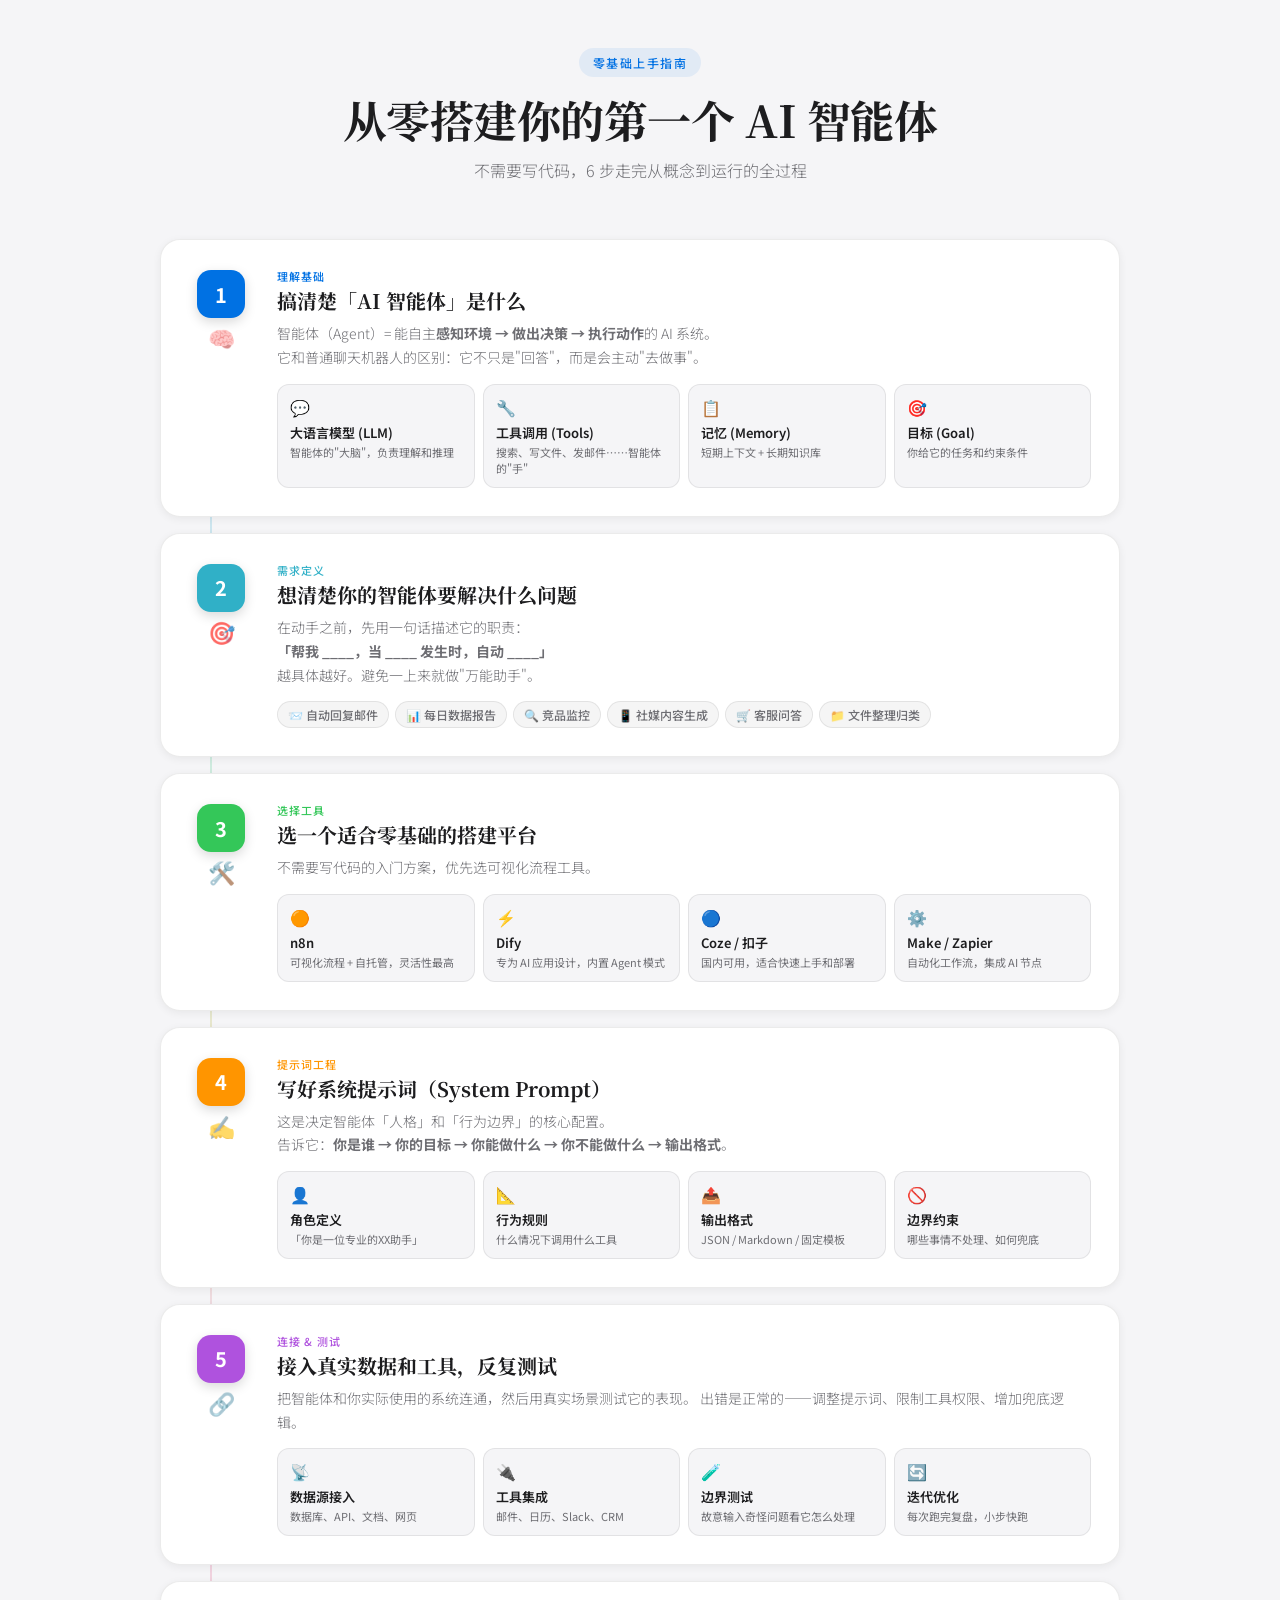
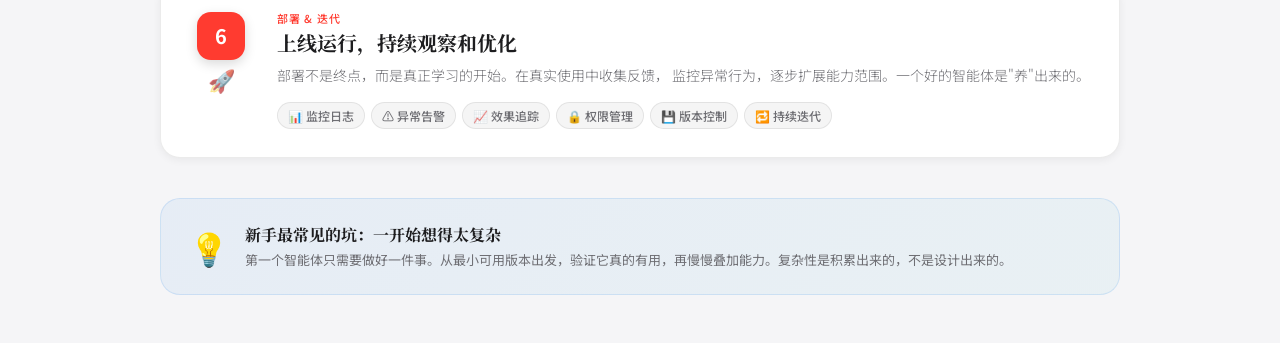
<file: aiagent-course/ai-agent-steps.html>
<!DOCTYPE html>
<html lang="zh">
<head>
<meta charset="UTF-8">
<meta name="viewport" content="width=device-width, initial-scale=1.0">
<title>零基础搭建 AI 智能体</title>
<style>
  @import url('https://fonts.googleapis.com/css2?family=Noto+Serif+SC:wght@400;600;700&family=Noto+Sans+SC:wght@300;400;500;600&display=swap');

  *, *::before, *::after { box-sizing: border-box; margin: 0; padding: 0; }

  :root {
    --bg: #f5f5f7;
    --white: #ffffff;
    --text-primary: #1d1d1f;
    --text-secondary: #6e6e73;
    --text-tertiary: #aeaeb2;
    --accent-blue: #0071e3;
    --accent-teal: #30b0c7;
    --accent-green: #34c759;
    --accent-orange: #ff9500;
    --accent-purple: #af52de;
    --accent-red: #ff3b30;
    --border: rgba(0,0,0,0.08);
    --shadow-sm: 0 2px 8px rgba(0,0,0,0.06);
    --shadow-md: 0 8px 32px rgba(0,0,0,0.08);
    --shadow-lg: 0 20px 60px rgba(0,0,0,0.10);
    --radius: 20px;
  }

  body {
    font-family: 'Noto Sans SC', -apple-system, sans-serif;
    background: var(--bg);
    min-height: 100vh;
    display: flex;
    justify-content: center;
    align-items: flex-start;
    padding: 48px 24px;
    color: var(--text-primary);
  }

  .container {
    width: 100%;
    max-width: 960px;
  }

  /* Header */
  .header {
    text-align: center;
    margin-bottom: 56px;
    animation: fadeUp 0.6s ease both;
  }

  .header-label {
    display: inline-block;
    font-size: 12px;
    font-weight: 500;
    letter-spacing: 0.12em;
    text-transform: uppercase;
    color: var(--accent-blue);
    background: rgba(0,113,227,0.08);
    padding: 6px 14px;
    border-radius: 100px;
    margin-bottom: 16px;
  }

  .header h1 {
    font-family: 'Noto Serif SC', serif;
    font-size: clamp(28px, 5vw, 44px);
    font-weight: 700;
    letter-spacing: -0.01em;
    line-height: 1.2;
    color: var(--text-primary);
    margin-bottom: 12px;
  }

  .header p {
    font-size: 16px;
    color: var(--text-secondary);
    font-weight: 300;
    line-height: 1.6;
  }

  /* Steps grid */
  .steps {
    display: grid;
    gap: 16px;
    position: relative;
  }

  /* Connector line */
  .steps::before {
    content: '';
    position: absolute;
    left: 50px;
    top: 60px;
    bottom: 60px;
    width: 2px;
    background: linear-gradient(to bottom,
      var(--accent-blue),
      var(--accent-teal),
      var(--accent-green),
      var(--accent-orange),
      var(--accent-purple),
      var(--accent-red)
    );
    opacity: 0.2;
    z-index: 0;
  }

  .step-card {
    background: var(--white);
    border-radius: var(--radius);
    padding: 28px 28px 28px 24px;
    display: grid;
    grid-template-columns: 72px 1fr;
    gap: 20px;
    align-items: flex-start;
    box-shadow: var(--shadow-sm);
    border: 1px solid var(--border);
    position: relative;
    z-index: 1;
    transition: transform 0.25s ease, box-shadow 0.25s ease;
    animation: fadeUp 0.5s ease both;
  }

  .step-card:hover {
    transform: translateY(-3px);
    box-shadow: var(--shadow-md);
  }

  .step-card:nth-child(1) { animation-delay: 0.05s; --card-color: var(--accent-blue); }
  .step-card:nth-child(2) { animation-delay: 0.10s; --card-color: var(--accent-teal); }
  .step-card:nth-child(3) { animation-delay: 0.15s; --card-color: var(--accent-green); }
  .step-card:nth-child(4) { animation-delay: 0.20s; --card-color: var(--accent-orange); }
  .step-card:nth-child(5) { animation-delay: 0.25s; --card-color: var(--accent-purple); }
  .step-card:nth-child(6) { animation-delay: 0.30s; --card-color: var(--accent-red); }

  .step-number-block {
    display: flex;
    flex-direction: column;
    align-items: center;
    gap: 8px;
    padding-top: 2px;
  }

  .step-num {
    width: 48px;
    height: 48px;
    border-radius: 14px;
    background: var(--card-color);
    color: white;
    font-size: 20px;
    font-weight: 700;
    display: flex;
    align-items: center;
    justify-content: center;
    flex-shrink: 0;
    box-shadow: 0 4px 12px rgba(0,0,0,0.15);
  }

  .step-icon {
    font-size: 22px;
    line-height: 1;
    opacity: 0.7;
  }

  .step-body {}

  .step-phase {
    font-size: 11px;
    font-weight: 500;
    letter-spacing: 0.1em;
    text-transform: uppercase;
    color: var(--card-color);
    margin-bottom: 4px;
  }

  .step-title {
    font-family: 'Noto Serif SC', serif;
    font-size: 20px;
    font-weight: 700;
    color: var(--text-primary);
    margin-bottom: 8px;
    line-height: 1.3;
  }

  .step-desc {
    font-size: 14px;
    color: var(--text-secondary);
    line-height: 1.7;
    font-weight: 300;
    margin-bottom: 14px;
  }

  .step-tags {
    display: flex;
    flex-wrap: wrap;
    gap: 6px;
  }

  .tag {
    font-size: 12px;
    font-weight: 500;
    padding: 4px 10px;
    border-radius: 100px;
    background: rgba(0,0,0,0.04);
    color: var(--text-secondary);
    border: 1px solid var(--border);
  }

  .tag.highlight {
    background: rgba(var(--card-rgb), 0.08);
    color: var(--card-color);
    border-color: rgba(var(--card-rgb), 0.15);
  }

  /* For colored tags — inline style approach */
  .tag-colored {
    font-size: 12px;
    font-weight: 500;
    padding: 4px 10px;
    border-radius: 100px;
    border: 1px solid;
  }

  /* Sub-items */
  .sub-items {
    display: grid;
    grid-template-columns: repeat(auto-fill, minmax(160px, 1fr));
    gap: 8px;
    margin-top: 14px;
  }

  .sub-item {
    background: var(--bg);
    border-radius: 12px;
    padding: 10px 12px;
    border: 1px solid var(--border);
  }

  .sub-item-icon { font-size: 16px; margin-bottom: 4px; }
  .sub-item-title { font-size: 13px; font-weight: 600; color: var(--text-primary); margin-bottom: 2px; }
  .sub-item-desc { font-size: 11px; color: var(--text-secondary); line-height: 1.5; }

  /* Divider arrow */
  .arrow-row {
    display: flex;
    justify-content: center;
    align-items: center;
    height: 8px;
    position: relative;
    z-index: 2;
  }

  .arrow-row svg {
    opacity: 0.3;
  }

  /* Footer note */
  .footer-note {
    margin-top: 40px;
    background: linear-gradient(135deg, rgba(0,113,227,0.06), rgba(48,176,199,0.06));
    border: 1px solid rgba(0,113,227,0.12);
    border-radius: var(--radius);
    padding: 24px 28px;
    display: grid;
    grid-template-columns: auto 1fr;
    gap: 16px;
    align-items: center;
    animation: fadeUp 0.5s 0.4s ease both;
  }

  .footer-note-icon {
    font-size: 32px;
  }

  .footer-note-text h3 {
    font-family: 'Noto Serif SC', serif;
    font-size: 16px;
    font-weight: 700;
    margin-bottom: 4px;
  }

  .footer-note-text p {
    font-size: 13px;
    color: var(--text-secondary);
    line-height: 1.6;
  }

  @keyframes fadeUp {
    from { opacity: 0; transform: translateY(20px); }
    to   { opacity: 1; transform: translateY(0); }
  }

  @media (max-width: 600px) {
    .step-card {
      grid-template-columns: 56px 1fr;
      gap: 14px;
      padding: 20px 18px 20px 16px;
    }
    .steps::before { left: 38px; }
    .sub-items { grid-template-columns: 1fr 1fr; }
  }
</style>
</head>
<body>
<div class="container">

  <div class="header">
    <div class="header-label">零基础上手指南</div>
    <h1>从零搭建你的第一个 AI 智能体</h1>
    <p>不需要写代码，6 步走完从概念到运行的全过程</p>
  </div>

  <div class="steps">

    <!-- Step 1 -->
    <div class="step-card">
      <div class="step-number-block">
        <div class="step-num">1</div>
        <div class="step-icon">🧠</div>
      </div>
      <div class="step-body">
        <div class="step-phase">理解基础</div>
        <div class="step-title">搞清楚「AI 智能体」是什么</div>
        <div class="step-desc">
          智能体（Agent）= 能自主<strong>感知环境 → 做出决策 → 执行动作</strong>的 AI 系统。<br>
          它和普通聊天机器人的区别：它不只是"回答"，而是会主动"去做事"。
        </div>
        <div class="sub-items">
          <div class="sub-item">
            <div class="sub-item-icon">💬</div>
            <div class="sub-item-title">大语言模型 (LLM)</div>
            <div class="sub-item-desc">智能体的"大脑"，负责理解和推理</div>
          </div>
          <div class="sub-item">
            <div class="sub-item-icon">🔧</div>
            <div class="sub-item-title">工具调用 (Tools)</div>
            <div class="sub-item-desc">搜索、写文件、发邮件……智能体的"手"</div>
          </div>
          <div class="sub-item">
            <div class="sub-item-icon">📋</div>
            <div class="sub-item-title">记忆 (Memory)</div>
            <div class="sub-item-desc">短期上下文 + 长期知识库</div>
          </div>
          <div class="sub-item">
            <div class="sub-item-icon">🎯</div>
            <div class="sub-item-title">目标 (Goal)</div>
            <div class="sub-item-desc">你给它的任务和约束条件</div>
          </div>
        </div>
      </div>
    </div>

    <!-- Step 2 -->
    <div class="step-card">
      <div class="step-number-block">
        <div class="step-num">2</div>
        <div class="step-icon">🎯</div>
      </div>
      <div class="step-body">
        <div class="step-phase">需求定义</div>
        <div class="step-title">想清楚你的智能体要解决什么问题</div>
        <div class="step-desc">
          在动手之前，先用一句话描述它的职责：<br>
          <strong>「帮我 ____，当 ____ 发生时，自动 ____」</strong><br>
          越具体越好。避免一上来就做"万能助手"。
        </div>
        <div class="step-tags">
          <span class="tag">📨 自动回复邮件</span>
          <span class="tag">📊 每日数据报告</span>
          <span class="tag">🔍 竞品监控</span>
          <span class="tag">📱 社媒内容生成</span>
          <span class="tag">🛒 客服问答</span>
          <span class="tag">📁 文件整理归类</span>
        </div>
      </div>
    </div>

    <!-- Step 3 -->
    <div class="step-card">
      <div class="step-number-block">
        <div class="step-num">3</div>
        <div class="step-icon">🛠️</div>
      </div>
      <div class="step-body">
        <div class="step-phase">选择工具</div>
        <div class="step-title">选一个适合零基础的搭建平台</div>
        <div class="step-desc">
          不需要写代码的入门方案，优先选可视化流程工具。
        </div>
        <div class="sub-items">
          <div class="sub-item">
            <div class="sub-item-icon">🟠</div>
            <div class="sub-item-title">n8n</div>
            <div class="sub-item-desc">可视化流程 + 自托管，灵活性最高</div>
          </div>
          <div class="sub-item">
            <div class="sub-item-icon">⚡</div>
            <div class="sub-item-title">Dify</div>
            <div class="sub-item-desc">专为 AI 应用设计，内置 Agent 模式</div>
          </div>
          <div class="sub-item">
            <div class="sub-item-icon">🔵</div>
            <div class="sub-item-title">Coze / 扣子</div>
            <div class="sub-item-desc">国内可用，适合快速上手和部署</div>
          </div>
          <div class="sub-item">
            <div class="sub-item-icon">⚙️</div>
            <div class="sub-item-title">Make / Zapier</div>
            <div class="sub-item-desc">自动化工作流，集成 AI 节点</div>
          </div>
        </div>
      </div>
    </div>

    <!-- Step 4 -->
    <div class="step-card">
      <div class="step-number-block">
        <div class="step-num">4</div>
        <div class="step-icon">✍️</div>
      </div>
      <div class="step-body">
        <div class="step-phase">提示词工程</div>
        <div class="step-title">写好系统提示词（System Prompt）</div>
        <div class="step-desc">
          这是决定智能体「人格」和「行为边界」的核心配置。<br>
          告诉它：<strong>你是谁 → 你的目标 → 你能做什么 → 你不能做什么 → 输出格式</strong>。
        </div>
        <div class="sub-items">
          <div class="sub-item">
            <div class="sub-item-icon">👤</div>
            <div class="sub-item-title">角色定义</div>
            <div class="sub-item-desc">「你是一位专业的XX助手」</div>
          </div>
          <div class="sub-item">
            <div class="sub-item-icon">📐</div>
            <div class="sub-item-title">行为规则</div>
            <div class="sub-item-desc">什么情况下调用什么工具</div>
          </div>
          <div class="sub-item">
            <div class="sub-item-icon">📤</div>
            <div class="sub-item-title">输出格式</div>
            <div class="sub-item-desc">JSON / Markdown / 固定模板</div>
          </div>
          <div class="sub-item">
            <div class="sub-item-icon">🚫</div>
            <div class="sub-item-title">边界约束</div>
            <div class="sub-item-desc">哪些事情不处理、如何兜底</div>
          </div>
        </div>
      </div>
    </div>

    <!-- Step 5 -->
    <div class="step-card">
      <div class="step-number-block">
        <div class="step-num">5</div>
        <div class="step-icon">🔗</div>
      </div>
      <div class="step-body">
        <div class="step-phase">连接 & 测试</div>
        <div class="step-title">接入真实数据和工具，反复测试</div>
        <div class="step-desc">
          把智能体和你实际使用的系统连通，然后用真实场景测试它的表现。
          出错是正常的——调整提示词、限制工具权限、增加兜底逻辑。
        </div>
        <div class="sub-items">
          <div class="sub-item">
            <div class="sub-item-icon">📡</div>
            <div class="sub-item-title">数据源接入</div>
            <div class="sub-item-desc">数据库、API、文档、网页</div>
          </div>
          <div class="sub-item">
            <div class="sub-item-icon">🔌</div>
            <div class="sub-item-title">工具集成</div>
            <div class="sub-item-desc">邮件、日历、Slack、CRM</div>
          </div>
          <div class="sub-item">
            <div class="sub-item-icon">🧪</div>
            <div class="sub-item-title">边界测试</div>
            <div class="sub-item-desc">故意输入奇怪问题看它怎么处理</div>
          </div>
          <div class="sub-item">
            <div class="sub-item-icon">🔄</div>
            <div class="sub-item-title">迭代优化</div>
            <div class="sub-item-desc">每次跑完复盘，小步快跑</div>
          </div>
        </div>
      </div>
    </div>

    <!-- Step 6 -->
    <div class="step-card">
      <div class="step-number-block">
        <div class="step-num">6</div>
        <div class="step-icon">🚀</div>
      </div>
      <div class="step-body">
        <div class="step-phase">部署 & 迭代</div>
        <div class="step-title">上线运行，持续观察和优化</div>
        <div class="step-desc">
          部署不是终点，而是真正学习的开始。在真实使用中收集反馈，
          监控异常行为，逐步扩展能力范围。一个好的智能体是"养"出来的。
        </div>
        <div class="step-tags">
          <span class="tag">📊 监控日志</span>
          <span class="tag">⚠️ 异常告警</span>
          <span class="tag">📈 效果追踪</span>
          <span class="tag">🔒 权限管理</span>
          <span class="tag">💾 版本控制</span>
          <span class="tag">🔁 持续迭代</span>
        </div>
      </div>
    </div>

  </div>

  <!-- Footer -->
  <div class="footer-note">
    <div class="footer-note-icon">💡</div>
    <div class="footer-note-text">
      <h3>新手最常见的坑：一开始想得太复杂</h3>
      <p>第一个智能体只需要做好一件事。从最小可用版本出发，验证它真的有用，再慢慢叠加能力。复杂性是积累出来的，不是设计出来的。</p>
    </div>
  </div>

</div>
</body>
</html>
</file>
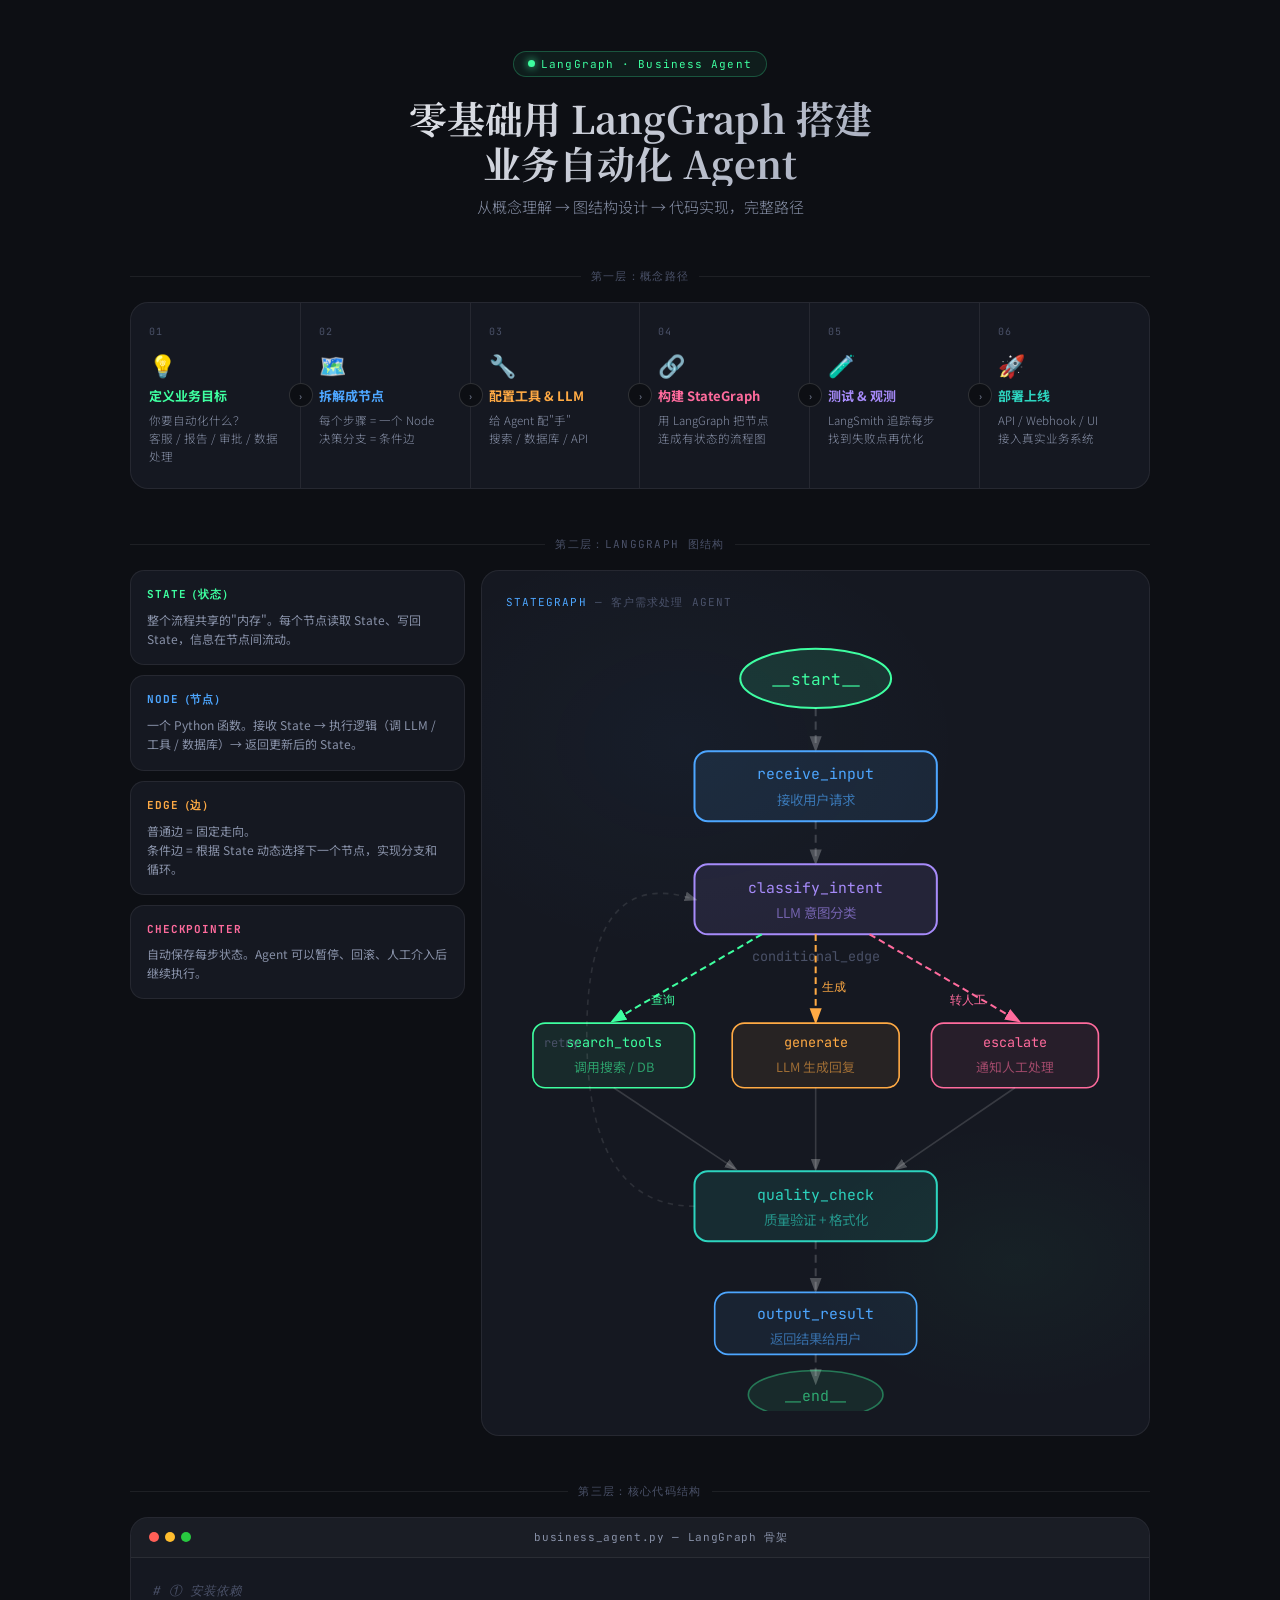
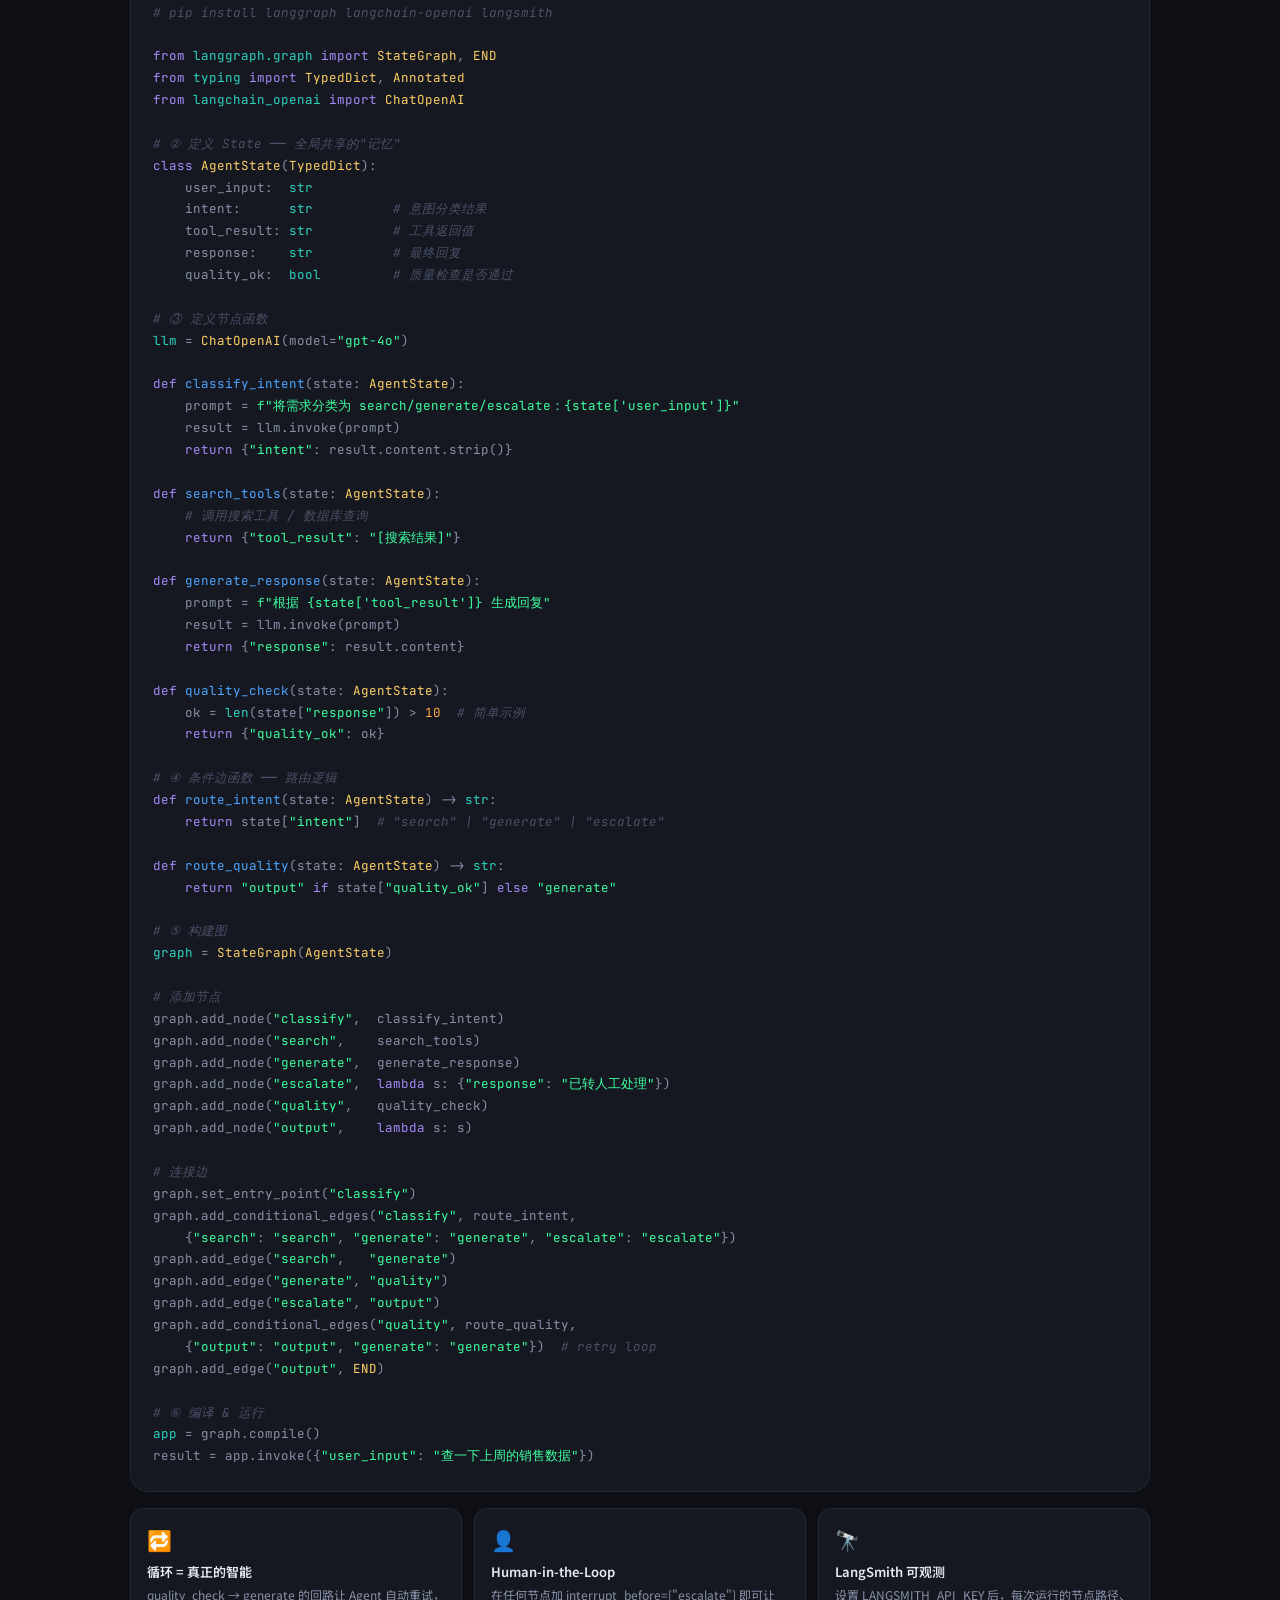
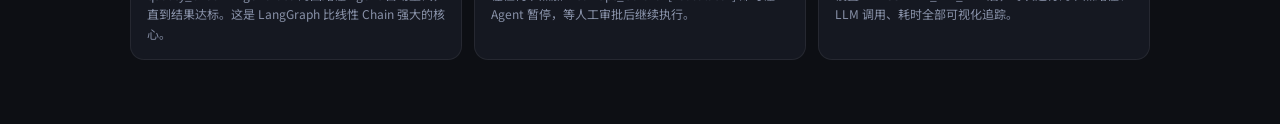
<file: aiagent-course/langgraph-agent-diagram.html>
<!DOCTYPE html>
<html lang="zh">
<head>
<meta charset="UTF-8">
<meta name="viewport" content="width=device-width, initial-scale=1.0">
<title>LangGraph 业务自动化 Agent</title>
<style>
@import url('https://fonts.googleapis.com/css2?family=JetBrains+Mono:wght@400;600&family=Noto+Sans+SC:wght@300;400;500;700&family=Noto+Serif+SC:wght@700&display=swap');

*, *::before, *::after { box-sizing: border-box; margin: 0; padding: 0; }

:root {
  --bg: #0d0f14;
  --surface: #151821;
  --surface2: #1c2030;
  --border: rgba(255,255,255,0.07);
  --border-bright: rgba(255,255,255,0.14);
  --text: #e8eaf0;
  --text-dim: #8891a8;
  --text-faint: #4a5168;
  --green: #3effa0;
  --blue: #4da6ff;
  --orange: #ffaa44;
  --pink: #ff6b9d;
  --purple: #a78bfa;
  --teal: #2dd4bf;
  --yellow: #ffd166;
  --mono: 'JetBrains Mono', monospace;
  --sans: 'Noto Sans SC', sans-serif;
  --serif: 'Noto Serif SC', serif;
}

html { scroll-behavior: smooth; }

body {
  font-family: var(--sans);
  background: var(--bg);
  color: var(--text);
  min-height: 100vh;
  padding: 48px 20px 64px;
}

/* ─── Layout ─── */
.page { max-width: 1020px; margin: 0 auto; }

/* ─── Page header ─── */
.page-header {
  text-align: center;
  margin-bottom: 52px;
  animation: fadeIn .5s ease both;
}
.badge {
  display: inline-flex; align-items: center; gap: 6px;
  font-family: var(--mono); font-size: 11px; letter-spacing: .1em;
  color: var(--green); border: 1px solid rgba(62,255,160,.25);
  background: rgba(62,255,160,.06); padding: 5px 14px; border-radius: 100px;
  margin-bottom: 18px;
}
.badge-dot { width:7px; height:7px; border-radius:50%; background:var(--green);
  box-shadow: 0 0 8px var(--green); animation: pulse 2s infinite; }
.page-header h1 {
  font-family: var(--serif); font-size: clamp(24px,4vw,38px); font-weight:700;
  line-height:1.2; margin-bottom:10px;
  background: linear-gradient(135deg, #fff 0%, #8891a8 100%);
  -webkit-background-clip: text; -webkit-text-fill-color: transparent;
}
.page-header p { font-size:15px; color:var(--text-dim); font-weight:300; }

/* ─── Section title ─── */
.section-label {
  display: flex; align-items: center; gap: 10px;
  font-family: var(--mono); font-size: 11px; letter-spacing: .12em;
  text-transform: uppercase; color: var(--text-faint);
  margin-bottom: 18px; margin-top: 48px;
}
.section-label::before {
  content:''; flex:1; height:1px; background:var(--border);
}
.section-label::after {
  content:''; flex:1; height:1px; background:var(--border);
}

/* ════════════════════════════════
   SECTION 1 — Concept Flow
════════════════════════════════ */
.concept-flow {
  display: flex; align-items: stretch; gap: 0;
  background: var(--surface); border: 1px solid var(--border);
  border-radius: 18px; overflow: hidden;
  animation: fadeIn .5s .1s ease both;
}

.cf-step {
  flex: 1; padding: 22px 18px; position: relative;
  border-right: 1px solid var(--border);
  transition: background .2s;
}
.cf-step:last-child { border-right: none; }
.cf-step:hover { background: var(--surface2); }

.cf-num {
  font-family: var(--mono); font-size: 10px; letter-spacing: .1em;
  color: var(--text-faint); margin-bottom: 10px;
}
.cf-icon { font-size: 22px; margin-bottom: 8px; }
.cf-title {
  font-size: 13px; font-weight: 700; margin-bottom: 6px;
  line-height: 1.3;
}
.cf-desc { font-size: 11.5px; color: var(--text-dim); line-height: 1.6; font-weight:300; }

.cf-arrow {
  position: absolute; right: -13px; top: 50%;
  transform: translateY(-50%);
  width: 24px; height: 24px; border-radius: 50%;
  background: var(--bg); border: 1px solid var(--border-bright);
  display: flex; align-items: center; justify-content: center;
  font-size: 10px; color: var(--text-dim); z-index: 2;
}

/* color accents */
.cf-step[data-c="green"]  .cf-title { color: var(--green); }
.cf-step[data-c="blue"]   .cf-title { color: var(--blue); }
.cf-step[data-c="orange"] .cf-title { color: var(--orange); }
.cf-step[data-c="pink"]   .cf-title { color: var(--pink); }
.cf-step[data-c="purple"] .cf-title { color: var(--purple); }
.cf-step[data-c="teal"]   .cf-title { color: var(--teal); }

@media (max-width: 700px) {
  .concept-flow { flex-direction: column; }
  .cf-step { border-right: none; border-bottom: 1px solid var(--border); }
  .cf-step:last-child { border-bottom: none; }
  .cf-arrow { display: none; }
}

/* ════════════════════════════════
   SECTION 2 — LangGraph Diagram
════════════════════════════════ */
.lg-wrap {
  display: grid;
  grid-template-columns: 1fr 2fr;
  gap: 16px;
  animation: fadeIn .5s .2s ease both;
}

@media (max-width: 760px) {
  .lg-wrap { grid-template-columns: 1fr; }
}

/* Left: concept column */
.lg-left {
  display: flex; flex-direction: column; gap: 10px;
}

.concept-card {
  background: var(--surface); border: 1px solid var(--border);
  border-radius: 14px; padding: 16px;
}
.concept-card h4 {
  font-family: var(--mono); font-size: 11px; letter-spacing: .08em;
  margin-bottom: 8px; text-transform: uppercase;
}
.concept-card p { font-size: 12px; color: var(--text-dim); line-height: 1.6; }
.concept-card.green h4  { color: var(--green); }
.concept-card.blue h4   { color: var(--blue); }
.concept-card.orange h4 { color: var(--orange); }
.concept-card.pink h4   { color: var(--pink); }

/* Right: graph */
.lg-graph {
  background: var(--surface); border: 1px solid var(--border);
  border-radius: 18px; padding: 24px; position: relative;
  overflow: hidden;
}

.lg-graph::before {
  content: '';
  position: absolute; inset: 0;
  background:
    radial-gradient(ellipse 400px 300px at 30% 20%, rgba(77,166,255,.04) 0%, transparent 70%),
    radial-gradient(ellipse 300px 200px at 80% 80%, rgba(62,255,160,.04) 0%, transparent 70%);
  pointer-events: none;
}

.graph-title {
  font-family: var(--mono); font-size: 11px; color: var(--text-faint);
  letter-spacing: .1em; text-transform: uppercase; margin-bottom: 20px;
  display: flex; align-items: center; gap: 8px;
}
.graph-title span { color: var(--blue); }

/* SVG graph */
.graph-svg { width: 100%; height: auto; display: block; }

/* Node styles */
.node-box {
  rx: 10; ry: 10;
}

/* ─── Code block ─── */
.code-section {
  background: var(--surface); border: 1px solid var(--border);
  border-radius: 18px; overflow: hidden;
  animation: fadeIn .5s .3s ease both;
}

.code-header {
  display: flex; align-items: center; justify-content: space-between;
  padding: 12px 18px; border-bottom: 1px solid var(--border);
  background: rgba(255,255,255,.02);
}
.code-dots { display:flex; gap:6px; }
.code-dot { width:10px; height:10px; border-radius:50%; }
.dot-r { background:#ff5f57; }
.dot-y { background:#ffbd2e; }
.dot-g { background:#28c840; }
.code-label {
  font-family: var(--mono); font-size: 11px; color: var(--text-dim);
  letter-spacing: .06em;
}

pre {
  padding: 22px 22px 24px;
  font-family: var(--mono); font-size: 12.5px; line-height: 1.75;
  overflow-x: auto; tab-size: 2;
  color: var(--text-dim);
}

/* Syntax tokens */
.kw   { color: var(--purple); }
.fn   { color: var(--blue); }
.cls  { color: var(--yellow); }
.str  { color: var(--green); }
.cmt  { color: #4a5168; font-style: italic; }
.num  { color: var(--orange); }
.deco { color: var(--pink); }
.var  { color: var(--teal); }

/* ─── Tips strip ─── */
.tips {
  display: grid; grid-template-columns: repeat(3, 1fr); gap: 12px;
  margin-top: 16px;
  animation: fadeIn .5s .4s ease both;
}
@media (max-width: 640px) { .tips { grid-template-columns: 1fr; } }

.tip-card {
  background: var(--surface); border: 1px solid var(--border);
  border-radius: 14px; padding: 16px;
}
.tip-icon { font-size: 20px; margin-bottom: 8px; }
.tip-title { font-size: 13px; font-weight: 600; margin-bottom: 4px; }
.tip-desc { font-size: 12px; color: var(--text-dim); line-height: 1.6; }

/* ─── Animations ─── */
@keyframes fadeIn {
  from { opacity:0; transform:translateY(16px); }
  to   { opacity:1; transform:translateY(0); }
}
@keyframes pulse {
  0%,100% { opacity:1; }
  50% { opacity:.4; }
}

/* flow line in svg */
@keyframes dash {
  to { stroke-dashoffset: -20; }
}
.flow-line {
  stroke-dasharray: 6 4;
  animation: dash 1.2s linear infinite;
}
</style>
</head>
<body>
<div class="page">

  <!-- Header -->
  <div class="page-header">
    <div class="badge">
      <span class="badge-dot"></span>
      LangGraph · Business Agent
    </div>
    <h1>零基础用 LangGraph 搭建<br>业务自动化 Agent</h1>
    <p>从概念理解 → 图结构设计 → 代码实现，完整路径</p>
  </div>

  <!-- ─── Section 1: Concept Path ─── -->
  <div class="section-label">第一层：概念路径</div>

  <div class="concept-flow">
    <div class="cf-step" data-c="green">
      <div class="cf-num">01</div>
      <div class="cf-icon">💡</div>
      <div class="cf-title">定义业务目标</div>
      <div class="cf-desc">你要自动化什么？<br>客服 / 报告 / 审批 / 数据处理</div>
      <div class="cf-arrow">›</div>
    </div>
    <div class="cf-step" data-c="blue">
      <div class="cf-num">02</div>
      <div class="cf-icon">🗺️</div>
      <div class="cf-title">拆解成节点</div>
      <div class="cf-desc">每个步骤 = 一个 Node<br>决策分支 = 条件边</div>
      <div class="cf-arrow">›</div>
    </div>
    <div class="cf-step" data-c="orange">
      <div class="cf-num">03</div>
      <div class="cf-icon">🔧</div>
      <div class="cf-title">配置工具 & LLM</div>
      <div class="cf-desc">给 Agent 配"手"<br>搜索 / 数据库 / API</div>
      <div class="cf-arrow">›</div>
    </div>
    <div class="cf-step" data-c="pink">
      <div class="cf-num">04</div>
      <div class="cf-icon">🔗</div>
      <div class="cf-title">构建 StateGraph</div>
      <div class="cf-desc">用 LangGraph 把节点<br>连成有状态的流程图</div>
      <div class="cf-arrow">›</div>
    </div>
    <div class="cf-step" data-c="purple">
      <div class="cf-num">05</div>
      <div class="cf-icon">🧪</div>
      <div class="cf-title">测试 & 观测</div>
      <div class="cf-desc">LangSmith 追踪每步<br>找到失败点再优化</div>
      <div class="cf-arrow">›</div>
    </div>
    <div class="cf-step" data-c="teal">
      <div class="cf-num">06</div>
      <div class="cf-icon">🚀</div>
      <div class="cf-title">部署上线</div>
      <div class="cf-desc">API / Webhook / UI<br>接入真实业务系统</div>
    </div>
  </div>

  <!-- ─── Section 2: LangGraph Architecture ─── -->
  <div class="section-label">第二层：LangGraph 图结构</div>

  <div class="lg-wrap">

    <!-- Left: concepts -->
    <div class="lg-left">
      <div class="concept-card green">
        <h4>State（状态）</h4>
        <p>整个流程共享的"内存"。每个节点读取 State、写回 State，信息在节点间流动。</p>
      </div>
      <div class="concept-card blue">
        <h4>Node（节点）</h4>
        <p>一个 Python 函数。接收 State → 执行逻辑（调 LLM / 工具 / 数据库）→ 返回更新后的 State。</p>
      </div>
      <div class="concept-card orange">
        <h4>Edge（边）</h4>
        <p>普通边 = 固定走向。<br>条件边 = 根据 State 动态选择下一个节点，实现分支和循环。</p>
      </div>
      <div class="concept-card pink">
        <h4>Checkpointer</h4>
        <p>自动保存每步状态。Agent 可以暂停、回滚、人工介入后继续执行。</p>
      </div>
    </div>

    <!-- Right: SVG flow graph -->
    <div class="lg-graph">
      <div class="graph-title">
        <span>StateGraph</span> — 客户需求处理 Agent
      </div>
      <svg class="graph-svg" viewBox="0 0 460 580" fill="none" xmlns="http://www.w3.org/2000/svg">
        <defs>
          <marker id="arr" markerWidth="8" markerHeight="8" refX="6" refY="3" orient="auto">
            <path d="M0,0 L0,6 L8,3 z" fill="rgba(255,255,255,0.25)"/>
          </marker>
          <marker id="arr-g" markerWidth="8" markerHeight="8" refX="6" refY="3" orient="auto">
            <path d="M0,0 L0,6 L8,3 z" fill="#3effa0"/>
          </marker>
          <marker id="arr-o" markerWidth="8" markerHeight="8" refX="6" refY="3" orient="auto">
            <path d="M0,0 L0,6 L8,3 z" fill="#ffaa44"/>
          </marker>
          <marker id="arr-r" markerWidth="8" markerHeight="8" refX="6" refY="3" orient="auto">
            <path d="M0,0 L0,6 L8,3 z" fill="#ff6b9d"/>
          </marker>
          <filter id="glow-g">
            <feGaussianBlur stdDeviation="3" result="b"/>
            <feMerge><feMergeNode in="b"/><feMergeNode in="SourceGraphic"/></feMerge>
          </filter>
        </defs>

        <!-- START node -->
        <ellipse cx="230" cy="36" rx="56" ry="22" fill="rgba(62,255,160,.12)" stroke="#3effa0" stroke-width="1.5"/>
        <text x="230" y="41" text-anchor="middle" font-family="JetBrains Mono" font-size="12" fill="#3effa0">__start__</text>

        <!-- Arrow start → receive -->
        <line x1="230" y1="58" x2="230" y2="88" stroke="rgba(255,255,255,.18)" stroke-width="1.5" marker-end="url(#arr)" class="flow-line"/>

        <!-- receive_input node -->
        <rect x="140" y="90" width="180" height="52" rx="10" fill="rgba(77,166,255,.1)" stroke="#4da6ff" stroke-width="1.5"/>
        <text x="230" y="111" text-anchor="middle" font-family="JetBrains Mono" font-size="11" fill="#4da6ff">receive_input</text>
        <text x="230" y="130" text-anchor="middle" font-family="Noto Sans SC" font-size="10" fill="rgba(77,166,255,.6)">接收用户请求</text>

        <!-- Arrow → classify -->
        <line x1="230" y1="142" x2="230" y2="172" stroke="rgba(255,255,255,.18)" stroke-width="1.5" marker-end="url(#arr)" class="flow-line"/>

        <!-- classify_intent node -->
        <rect x="140" y="174" width="180" height="52" rx="10" fill="rgba(167,139,250,.1)" stroke="#a78bfa" stroke-width="1.5"/>
        <text x="230" y="195" text-anchor="middle" font-family="JetBrains Mono" font-size="11" fill="#a78bfa">classify_intent</text>
        <text x="230" y="214" text-anchor="middle" font-family="Noto Sans SC" font-size="10" fill="rgba(167,139,250,.6)">LLM 意图分类</text>

        <!-- Conditional fork label -->
        <text x="230" y="246" text-anchor="middle" font-family="JetBrains Mono" font-size="10" fill="#4a5168">conditional_edge</text>

        <!-- Three branches -->
        <!-- Left: search -->
        <line x1="190" y1="226" x2="80" y2="290" stroke="#3effa0" stroke-width="1.5" marker-end="url(#arr-g)" stroke-dasharray="5 3"/>
        <text x="108" y="278" font-family="JetBrains Mono" font-size="9" fill="#3effa0">查询</text>

        <!-- Middle: generate -->
        <line x1="230" y1="226" x2="230" y2="290" stroke="#ffaa44" stroke-width="1.5" marker-end="url(#arr-o)" stroke-dasharray="5 3"/>
        <text x="235" y="268" font-family="JetBrains Mono" font-size="9" fill="#ffaa44">生成</text>

        <!-- Right: escalate -->
        <line x1="270" y1="226" x2="380" y2="290" stroke="#ff6b9d" stroke-width="1.5" marker-end="url(#arr-r)" stroke-dasharray="5 3"/>
        <text x="330" y="278" font-family="JetBrains Mono" font-size="9" fill="#ff6b9d">转人工</text>

        <!-- search_tools node -->
        <rect x="20" y="292" width="120" height="48" rx="9" fill="rgba(62,255,160,.08)" stroke="#3effa0" stroke-width="1.2"/>
        <text x="80" y="310" text-anchor="middle" font-family="JetBrains Mono" font-size="10" fill="#3effa0">search_tools</text>
        <text x="80" y="328" text-anchor="middle" font-family="Noto Sans SC" font-size="9.5" fill="rgba(62,255,160,.55)">调用搜索 / DB</text>

        <!-- generate_response node -->
        <rect x="168" y="292" width="124" height="48" rx="9" fill="rgba(255,170,68,.08)" stroke="#ffaa44" stroke-width="1.2"/>
        <text x="230" y="310" text-anchor="middle" font-family="JetBrains Mono" font-size="10" fill="#ffaa44">generate</text>
        <text x="230" y="328" text-anchor="middle" font-family="Noto Sans SC" font-size="9.5" fill="rgba(255,170,68,.55)">LLM 生成回复</text>

        <!-- escalate node -->
        <rect x="316" y="292" width="124" height="48" rx="9" fill="rgba(255,107,157,.08)" stroke="#ff6b9d" stroke-width="1.2"/>
        <text x="378" y="310" text-anchor="middle" font-family="JetBrains Mono" font-size="10" fill="#ff6b9d">escalate</text>
        <text x="378" y="328" text-anchor="middle" font-family="Noto Sans SC" font-size="9.5" fill="rgba(255,107,157,.55)">通知人工处理</text>

        <!-- Merge back to quality_check -->
        <line x1="80" y1="340" x2="170" y2="400" stroke="rgba(255,255,255,.15)" stroke-width="1.2" marker-end="url(#arr)"/>
        <line x1="230" y1="340" x2="230" y2="400" stroke="rgba(255,255,255,.15)" stroke-width="1.2" marker-end="url(#arr)"/>
        <line x1="378" y1="340" x2="290" y2="400" stroke="rgba(255,255,255,.15)" stroke-width="1.2" marker-end="url(#arr)"/>

        <!-- quality_check node -->
        <rect x="140" y="402" width="180" height="52" rx="10" fill="rgba(45,212,191,.1)" stroke="#2dd4bf" stroke-width="1.5"/>
        <text x="230" y="423" text-anchor="middle" font-family="JetBrains Mono" font-size="11" fill="#2dd4bf">quality_check</text>
        <text x="230" y="442" text-anchor="middle" font-family="Noto Sans SC" font-size="10" fill="rgba(45,212,191,.6)">质量验证 + 格式化</text>

        <!-- Loop back arrow (retry) -->
        <path d="M 140 428 Q 60 428 60 300 Q 60 174 140 200" stroke="rgba(255,255,255,.1)" stroke-width="1.2" fill="none" marker-end="url(#arr)" stroke-dasharray="4 4"/>
        <text x="28" y="310" font-family="JetBrains Mono" font-size="9" fill="#4a5168">retry</text>

        <!-- Arrow → output -->
        <line x1="230" y1="454" x2="230" y2="490" stroke="rgba(255,255,255,.18)" stroke-width="1.5" marker-end="url(#arr)" class="flow-line"/>

        <!-- output node -->
        <rect x="155" y="492" width="150" height="46" rx="10" fill="rgba(77,166,255,.08)" stroke="#4da6ff" stroke-width="1.2"/>
        <text x="230" y="512" text-anchor="middle" font-family="JetBrains Mono" font-size="11" fill="#4da6ff">output_result</text>
        <text x="230" y="530" text-anchor="middle" font-family="Noto Sans SC" font-size="10" fill="rgba(77,166,255,.55)">返回结果给用户</text>

        <!-- Arrow → END -->
        <line x1="230" y1="538" x2="230" y2="558" stroke="rgba(255,255,255,.18)" stroke-width="1.5" marker-end="url(#arr)" class="flow-line"/>

        <!-- END node -->
        <ellipse cx="230" cy="568" rx="50" ry="18" fill="rgba(62,255,160,.08)" stroke="rgba(62,255,160,.4)" stroke-width="1.2"/>
        <text x="230" y="573" text-anchor="middle" font-family="JetBrains Mono" font-size="11" fill="rgba(62,255,160,.6)">__end__</text>

      </svg>
    </div>
  </div>

  <!-- ─── Section 3: Code ─── -->
  <div class="section-label">第三层：核心代码结构</div>

  <div class="code-section">
    <div class="code-header">
      <div class="code-dots">
        <div class="code-dot dot-r"></div>
        <div class="code-dot dot-y"></div>
        <div class="code-dot dot-g"></div>
      </div>
      <div class="code-label">business_agent.py — LangGraph 骨架</div>
      <div></div>
    </div>
    <pre><span class="cmt"># ① 安装依赖</span>
<span class="cmt"># pip install langgraph langchain-openai langsmith</span>

<span class="kw">from</span> <span class="var">langgraph.graph</span> <span class="kw">import</span> <span class="cls">StateGraph</span>, <span class="cls">END</span>
<span class="kw">from</span> <span class="var">typing</span> <span class="kw">import</span> <span class="cls">TypedDict</span>, <span class="cls">Annotated</span>
<span class="kw">from</span> <span class="var">langchain_openai</span> <span class="kw">import</span> <span class="cls">ChatOpenAI</span>

<span class="cmt"># ② 定义 State ── 全局共享的"记忆"</span>
<span class="kw">class</span> <span class="cls">AgentState</span>(<span class="cls">TypedDict</span>):
    user_input:  <span class="var">str</span>
    intent:      <span class="var">str</span>          <span class="cmt"># 意图分类结果</span>
    tool_result: <span class="var">str</span>          <span class="cmt"># 工具返回值</span>
    response:    <span class="var">str</span>          <span class="cmt"># 最终回复</span>
    quality_ok:  <span class="var">bool</span>         <span class="cmt"># 质量检查是否通过</span>

<span class="cmt"># ③ 定义节点函数</span>
<span class="var">llm</span> = <span class="cls">ChatOpenAI</span>(model=<span class="str">"gpt-4o"</span>)

<span class="kw">def</span> <span class="fn">classify_intent</span>(state: <span class="cls">AgentState</span>):
    prompt = <span class="str">f"将需求分类为 search/generate/escalate：{state['user_input']}"</span>
    result = llm.invoke(prompt)
    <span class="kw">return</span> {<span class="str">"intent"</span>: result.content.strip()}

<span class="kw">def</span> <span class="fn">search_tools</span>(state: <span class="cls">AgentState</span>):
    <span class="cmt"># 调用搜索工具 / 数据库查询</span>
    <span class="kw">return</span> {<span class="str">"tool_result"</span>: <span class="str">"[搜索结果]"</span>}

<span class="kw">def</span> <span class="fn">generate_response</span>(state: <span class="cls">AgentState</span>):
    prompt = <span class="str">f"根据 {state['tool_result']} 生成回复"</span>
    result = llm.invoke(prompt)
    <span class="kw">return</span> {<span class="str">"response"</span>: result.content}

<span class="kw">def</span> <span class="fn">quality_check</span>(state: <span class="cls">AgentState</span>):
    ok = <span class="var">len</span>(state[<span class="str">"response"</span>]) > <span class="num">10</span>  <span class="cmt"># 简单示例</span>
    <span class="kw">return</span> {<span class="str">"quality_ok"</span>: ok}

<span class="cmt"># ④ 条件边函数 ── 路由逻辑</span>
<span class="kw">def</span> <span class="fn">route_intent</span>(state: <span class="cls">AgentState</span>) -> <span class="var">str</span>:
    <span class="kw">return</span> state[<span class="str">"intent"</span>]  <span class="cmt"># "search" | "generate" | "escalate"</span>

<span class="kw">def</span> <span class="fn">route_quality</span>(state: <span class="cls">AgentState</span>) -> <span class="var">str</span>:
    <span class="kw">return</span> <span class="str">"output"</span> <span class="kw">if</span> state[<span class="str">"quality_ok"</span>] <span class="kw">else</span> <span class="str">"generate"</span>

<span class="cmt"># ⑤ 构建图</span>
<span class="var">graph</span> = <span class="cls">StateGraph</span>(<span class="cls">AgentState</span>)

<span class="cmt"># 添加节点</span>
graph.add_node(<span class="str">"classify"</span>,  classify_intent)
graph.add_node(<span class="str">"search"</span>,    search_tools)
graph.add_node(<span class="str">"generate"</span>,  generate_response)
graph.add_node(<span class="str">"escalate"</span>,  <span class="kw">lambda</span> s: {<span class="str">"response"</span>: <span class="str">"已转人工处理"</span>})
graph.add_node(<span class="str">"quality"</span>,   quality_check)
graph.add_node(<span class="str">"output"</span>,    <span class="kw">lambda</span> s: s)

<span class="cmt"># 连接边</span>
graph.set_entry_point(<span class="str">"classify"</span>)
graph.add_conditional_edges(<span class="str">"classify"</span>, route_intent,
    {<span class="str">"search"</span>: <span class="str">"search"</span>, <span class="str">"generate"</span>: <span class="str">"generate"</span>, <span class="str">"escalate"</span>: <span class="str">"escalate"</span>})
graph.add_edge(<span class="str">"search"</span>,   <span class="str">"generate"</span>)
graph.add_edge(<span class="str">"generate"</span>, <span class="str">"quality"</span>)
graph.add_edge(<span class="str">"escalate"</span>, <span class="str">"output"</span>)
graph.add_conditional_edges(<span class="str">"quality"</span>, route_quality,
    {<span class="str">"output"</span>: <span class="str">"output"</span>, <span class="str">"generate"</span>: <span class="str">"generate"</span>})  <span class="cmt"># retry loop</span>
graph.add_edge(<span class="str">"output"</span>, <span class="cls">END</span>)

<span class="cmt"># ⑥ 编译 & 运行</span>
<span class="var">app</span> = graph.compile()
result = app.invoke({<span class="str">"user_input"</span>: <span class="str">"查一下上周的销售数据"</span>})</pre>
  </div>

  <!-- ─── Tips ─── -->
  <div class="tips">
    <div class="tip-card">
      <div class="tip-icon">🔁</div>
      <div class="tip-title">循环 = 真正的智能</div>
      <div class="tip-desc">quality_check → generate 的回路让 Agent 自动重试，直到结果达标。这是 LangGraph 比线性 Chain 强大的核心。</div>
    </div>
    <div class="tip-card">
      <div class="tip-icon">👤</div>
      <div class="tip-title">Human-in-the-Loop</div>
      <div class="tip-desc">在任何节点加 interrupt_before=["escalate"] 即可让 Agent 暂停，等人工审批后继续执行。</div>
    </div>
    <div class="tip-card">
      <div class="tip-icon">🔭</div>
      <div class="tip-title">LangSmith 可观测</div>
      <div class="tip-desc">设置 LANGSMITH_API_KEY 后，每次运行的节点路径、LLM 调用、耗时全部可视化追踪。</div>
    </div>
  </div>

</div>
</body>
</html>
</file>
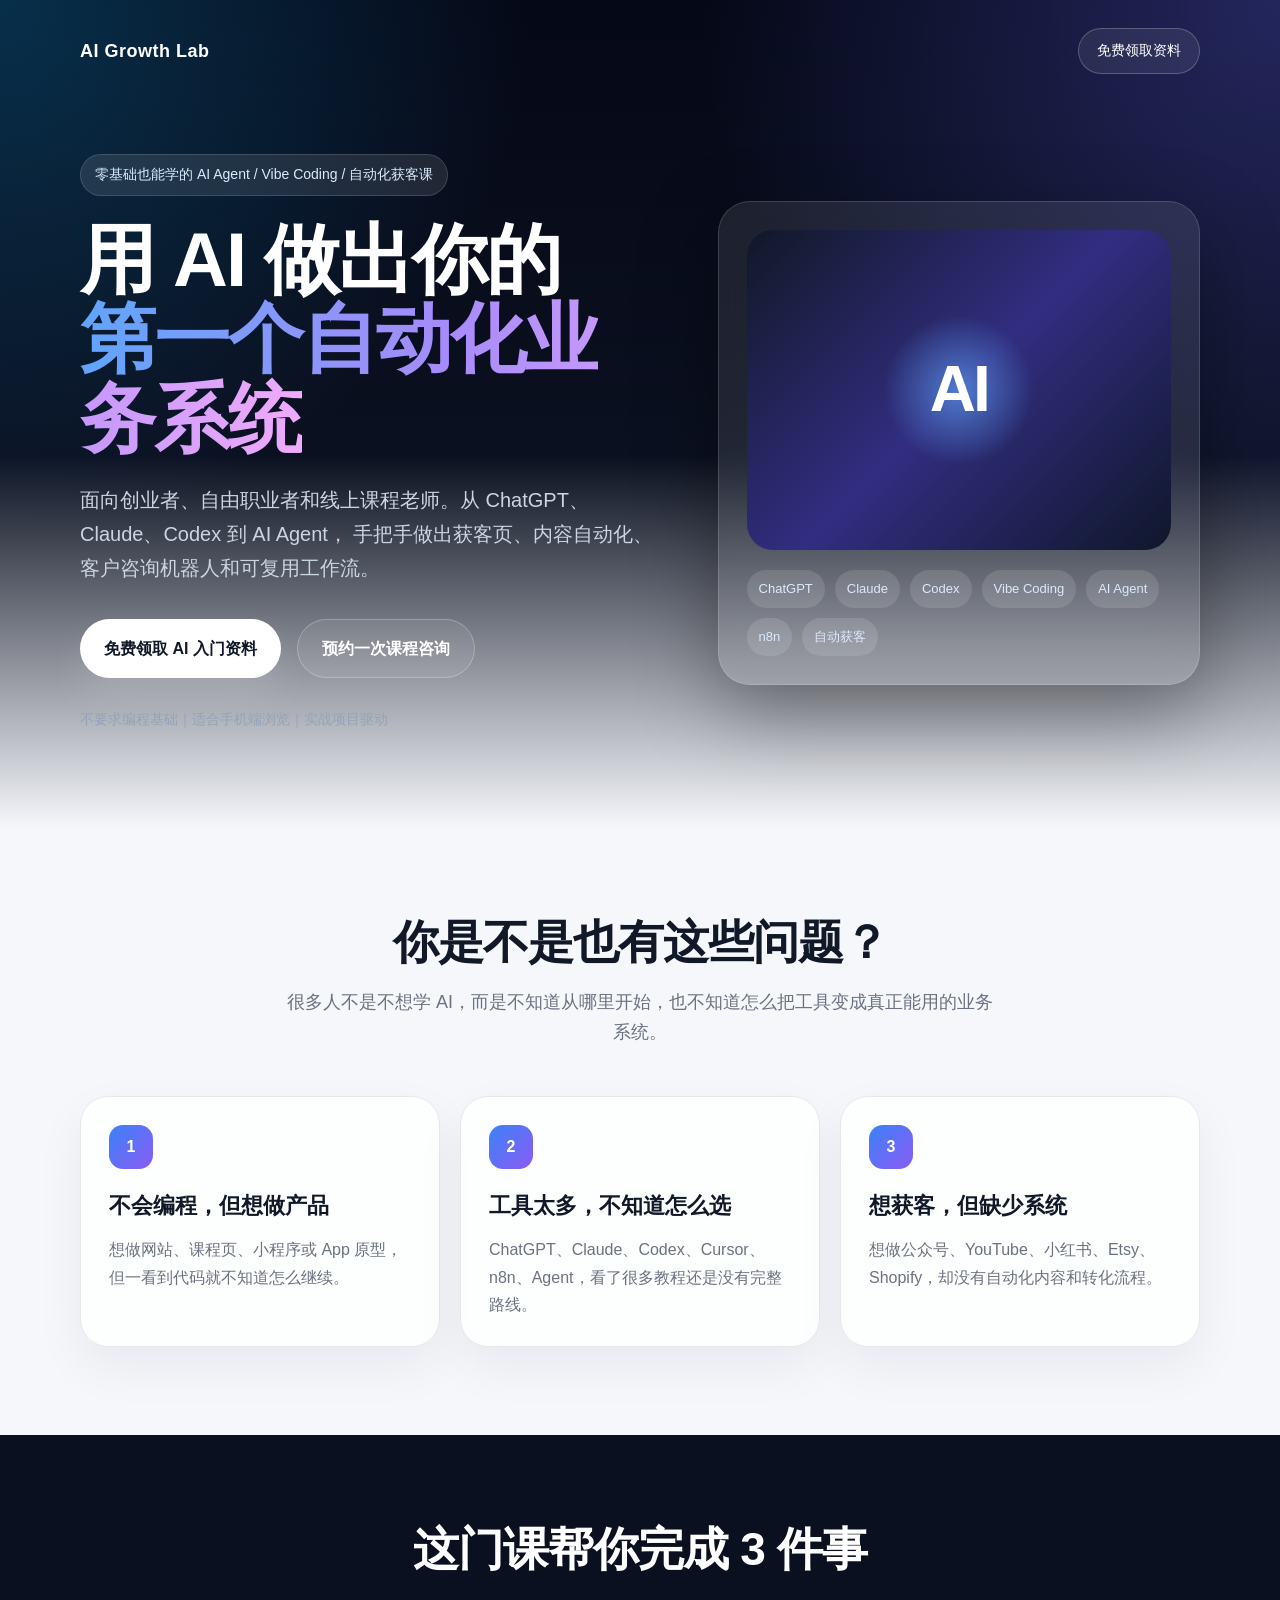
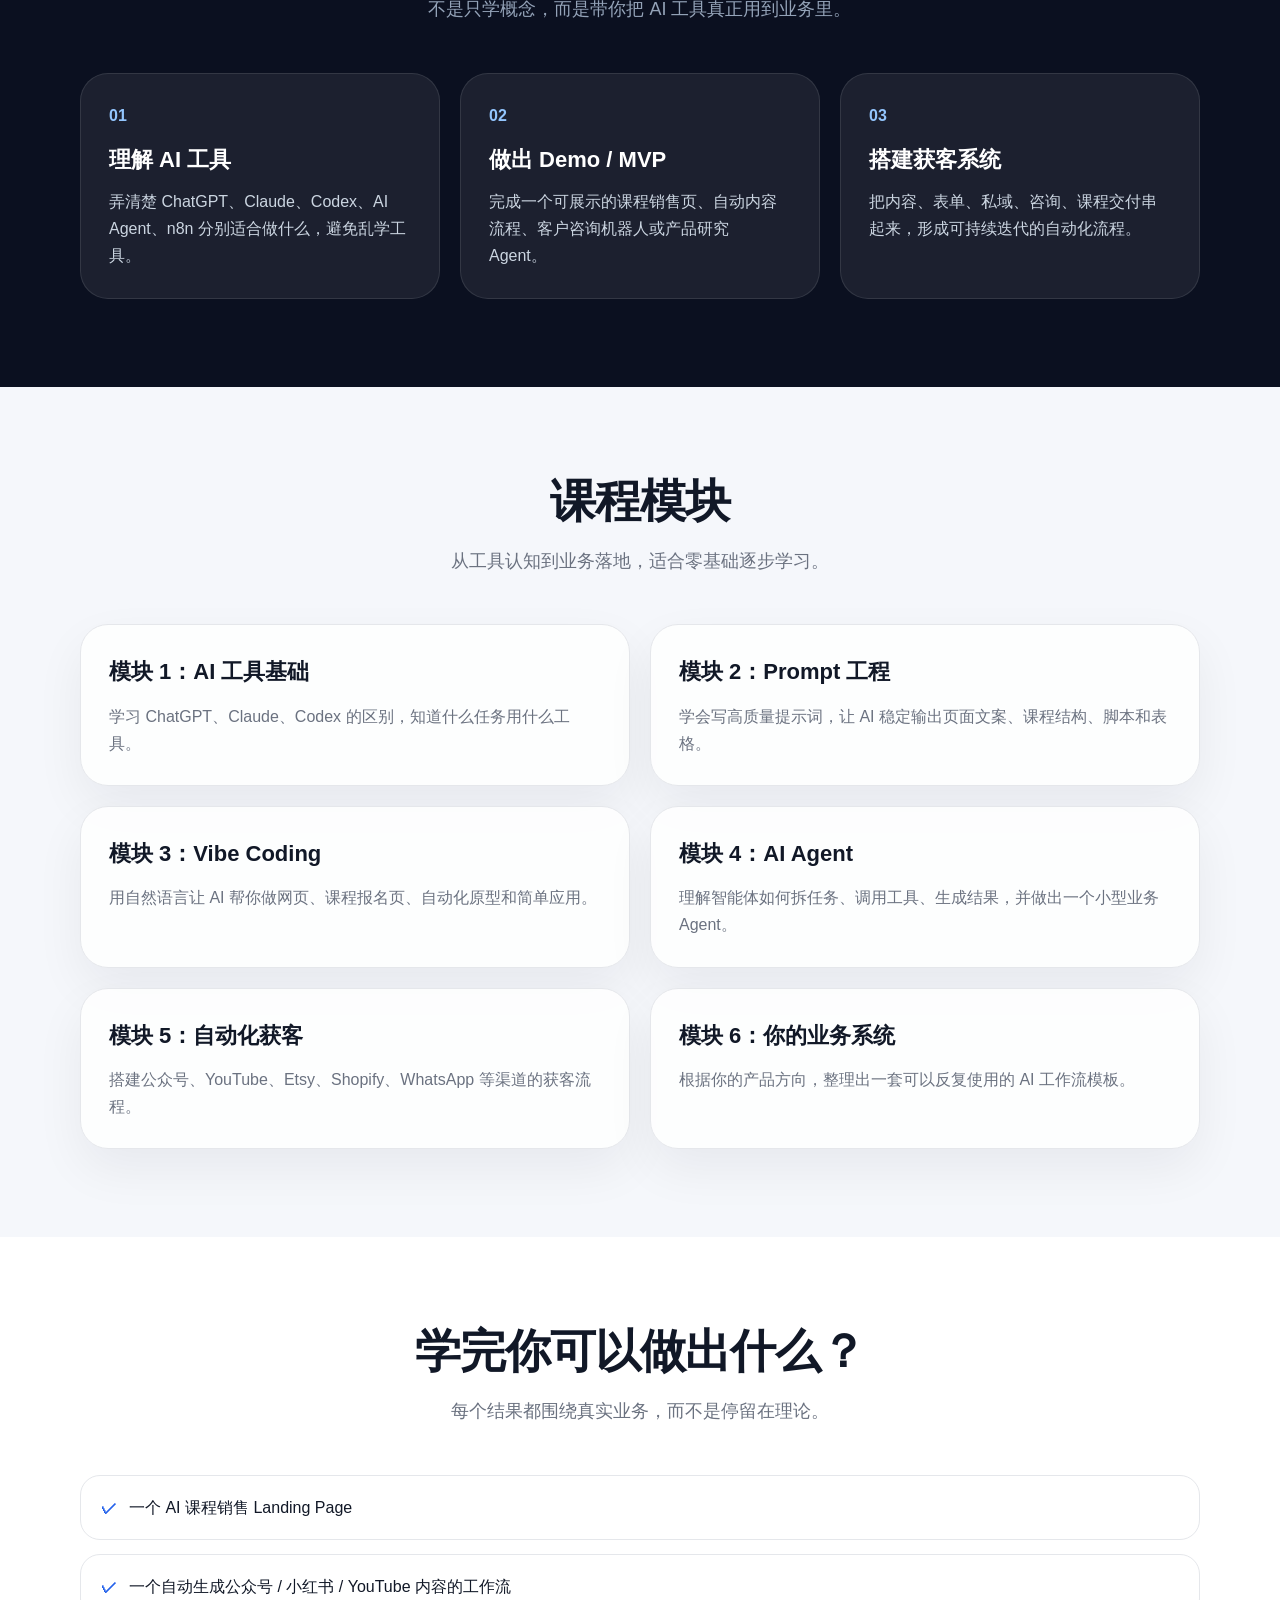
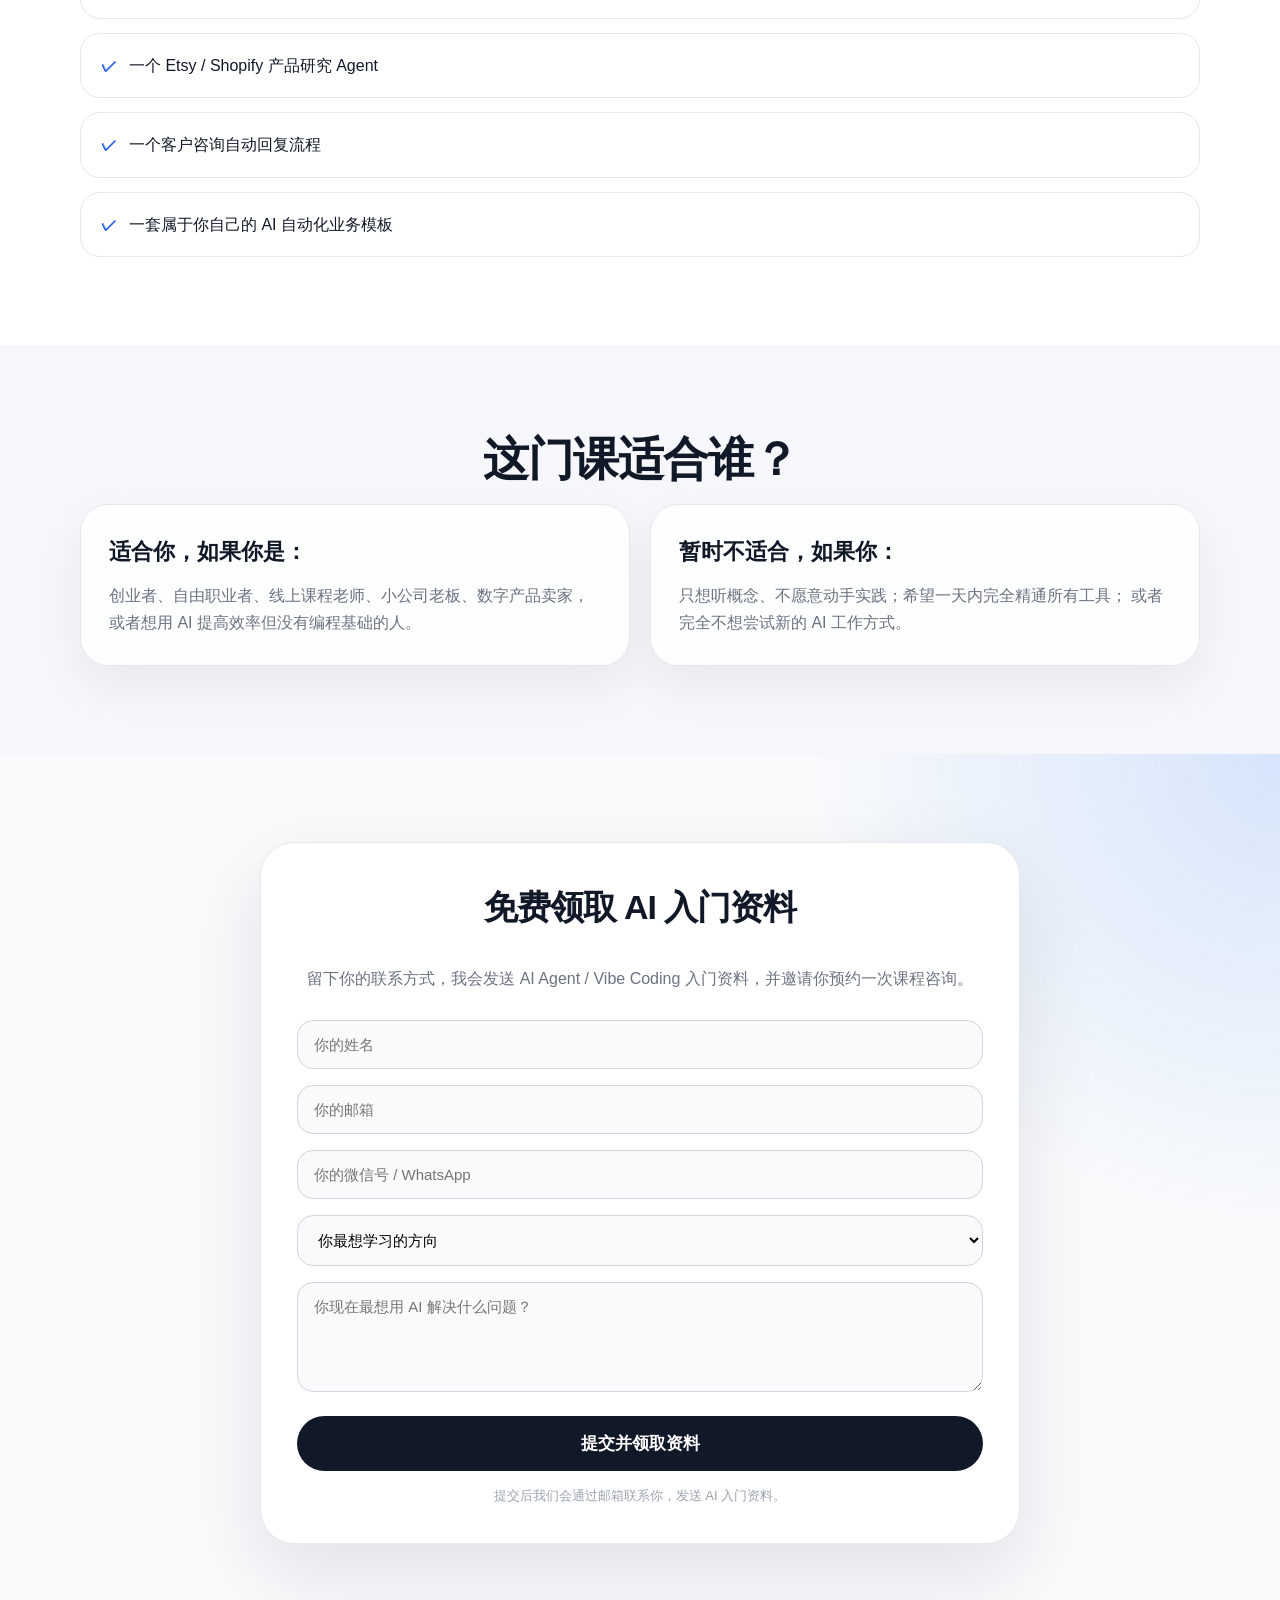
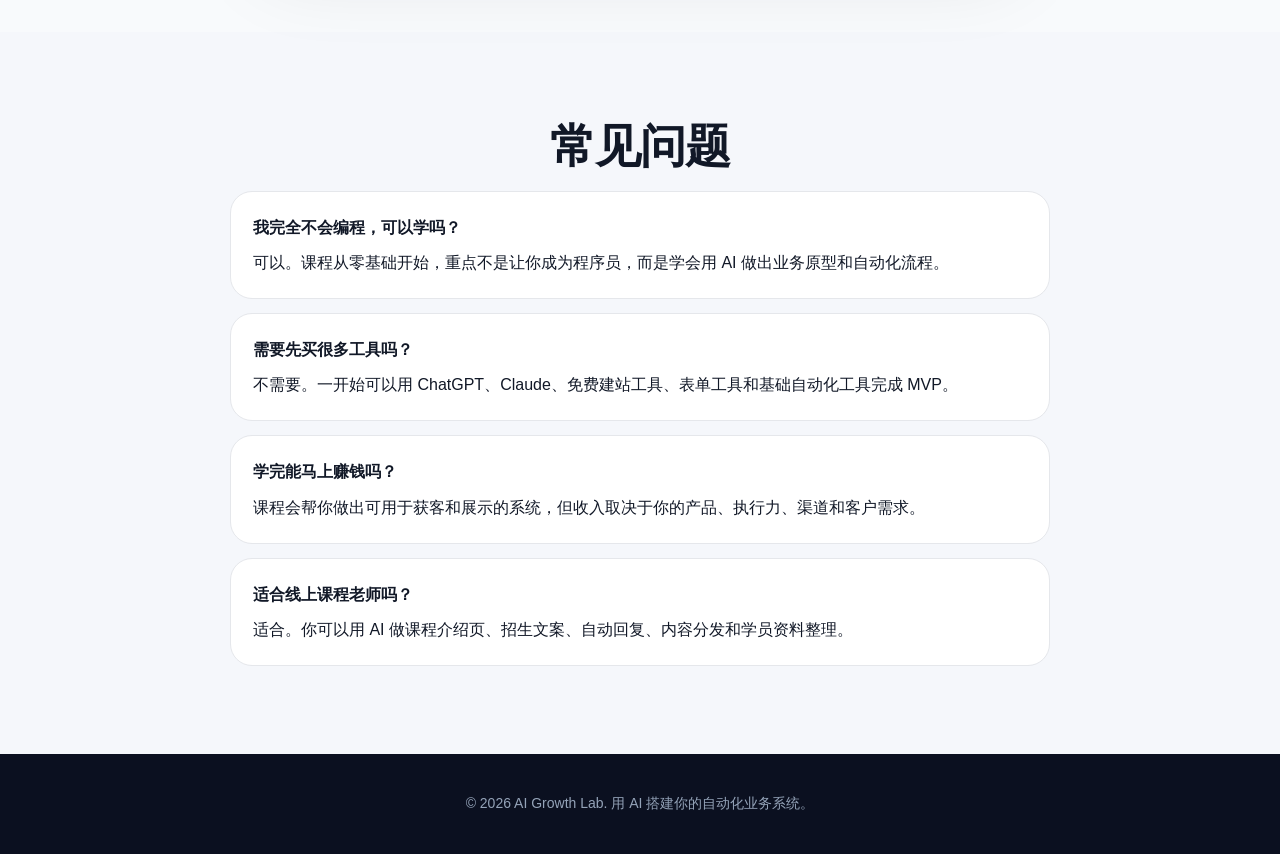
<file: automation-dark/index.backup.20260606.html>
<!DOCTYPE html>
<html lang="zh-CN">
<head>
  <meta charset="UTF-8" />
  <meta name="viewport" content="width=device-width, initial-scale=1.0" />
  <title>AI自动化实战课｜零基础学会AI Agent与Vibe Coding</title>

  <style>
    * {
      box-sizing: border-box;
    }

    body {
      margin: 0;
      font-family: -apple-system, BlinkMacSystemFont, "SF Pro Display", "PingFang SC",
        "Microsoft YaHei", Arial, sans-serif;
      background: #f5f7fb;
      color: #111827;
      line-height: 1.7;
    }

    a {
      text-decoration: none;
    }

    .page {
      overflow: hidden;
    }

    .hero {
      min-height: 92vh;
      padding: 28px 24px 80px;
      background:
        radial-gradient(circle at top right, rgba(99, 102, 241, 0.32), transparent 38%),
        radial-gradient(circle at top left, rgba(14, 165, 233, 0.25), transparent 35%),
        linear-gradient(180deg, #050816 0%, #0b1020 55%, #f5f7fb 100%);
      color: white;
    }

    .nav {
      max-width: 1120px;
      margin: 0 auto 80px;
      display: flex;
      justify-content: space-between;
      align-items: center;
    }

    .logo {
      font-size: 18px;
      font-weight: 700;
      letter-spacing: 0.5px;
    }

    .nav-btn {
      padding: 10px 18px;
      border: 1px solid rgba(255,255,255,0.22);
      border-radius: 999px;
      color: white;
      font-size: 14px;
      background: rgba(255,255,255,0.08);
      backdrop-filter: blur(14px);
    }

    .hero-inner {
      max-width: 1120px;
      margin: 0 auto;
      display: grid;
      grid-template-columns: 1.1fr 0.9fr;
      gap: 48px;
      align-items: center;
    }

    .badge {
      display: inline-flex;
      padding: 8px 14px;
      border-radius: 999px;
      background: rgba(255,255,255,0.1);
      color: #dbeafe;
      font-size: 14px;
      border: 1px solid rgba(255,255,255,0.14);
      margin-bottom: 24px;
    }

    h1 {
      font-size: clamp(42px, 7vw, 76px);
      line-height: 1.05;
      margin: 0 0 24px;
      letter-spacing: -2px;
    }

    .gradient-text {
      background: linear-gradient(90deg, #60a5fa, #a78bfa, #f0abfc);
      -webkit-background-clip: text;
      color: transparent;
    }

    .hero p {
      font-size: 20px;
      color: #cbd5e1;
      max-width: 620px;
      margin-bottom: 34px;
    }

    .cta-row {
      display: flex;
      gap: 16px;
      flex-wrap: wrap;
      margin-bottom: 30px;
    }

    .btn-primary,
    .btn-secondary {
      padding: 15px 24px;
      border-radius: 999px;
      font-weight: 700;
      font-size: 16px;
      display: inline-flex;
      align-items: center;
      justify-content: center;
    }

    .btn-primary {
      background: white;
      color: #111827;
      box-shadow: 0 20px 40px rgba(255,255,255,0.12);
    }

    .btn-secondary {
      color: white;
      border: 1px solid rgba(255,255,255,0.24);
      background: rgba(255,255,255,0.08);
    }

    .trust {
      font-size: 14px;
      color: #94a3b8;
    }

    .hero-card {
      background: rgba(255,255,255,0.09);
      border: 1px solid rgba(255,255,255,0.14);
      backdrop-filter: blur(20px);
      border-radius: 32px;
      padding: 28px;
      box-shadow: 0 30px 80px rgba(0,0,0,0.35);
    }

    .ai-box {
      height: 320px;
      border-radius: 26px;
      background:
        radial-gradient(circle at center, rgba(96,165,250,0.65), transparent 28%),
        linear-gradient(135deg, #111827, #312e81, #0f172a);
      display: flex;
      align-items: center;
      justify-content: center;
      font-size: 64px;
      font-weight: 800;
      letter-spacing: -3px;
      color: white;
      margin-bottom: 20px;
    }

    .tool-tags {
      display: flex;
      flex-wrap: wrap;
      gap: 10px;
    }

    .tool-tags span {
      padding: 8px 12px;
      background: rgba(255,255,255,0.12);
      border-radius: 999px;
      font-size: 13px;
      color: #dbeafe;
    }

    section {
      padding: 88px 24px;
    }

    .container {
      max-width: 1120px;
      margin: 0 auto;
    }

    .section-title {
      font-size: clamp(30px, 4vw, 46px);
      line-height: 1.15;
      text-align: center;
      margin: 0 0 18px;
      letter-spacing: -1px;
    }

    .section-subtitle {
      text-align: center;
      color: #6b7280;
      font-size: 18px;
      max-width: 720px;
      margin: 0 auto 48px;
    }

    .grid-3 {
      display: grid;
      grid-template-columns: repeat(3, 1fr);
      gap: 20px;
    }

    .grid-2 {
      display: grid;
      grid-template-columns: repeat(2, 1fr);
      gap: 20px;
    }

    .card {
      background: rgba(255,255,255,0.85);
      border: 1px solid #e5e7eb;
      border-radius: 28px;
      padding: 28px;
      box-shadow: 0 20px 50px rgba(15,23,42,0.06);
    }

    .card h3 {
      margin: 0 0 12px;
      font-size: 22px;
    }

    .card p {
      color: #6b7280;
      margin: 0;
    }

    .icon {
      width: 44px;
      height: 44px;
      border-radius: 14px;
      background: linear-gradient(135deg, #3b82f6, #8b5cf6);
      color: white;
      display: flex;
      align-items: center;
      justify-content: center;
      margin-bottom: 18px;
      font-weight: 800;
    }

    .dark-section {
      background: #0b1020;
      color: white;
    }

    .dark-section .section-subtitle {
      color: #94a3b8;
    }

    .module {
      background: rgba(255,255,255,0.07);
      border: 1px solid rgba(255,255,255,0.1);
      border-radius: 28px;
      padding: 28px;
    }

    .module-num {
      color: #93c5fd;
      font-weight: 800;
      margin-bottom: 12px;
    }

    .module h3 {
      margin: 0 0 10px;
      font-size: 22px;
    }

    .module p {
      color: #cbd5e1;
      margin: 0;
    }

    .result-list {
      display: grid;
      gap: 14px;
    }

    .result-item {
      background: white;
      border-radius: 20px;
      padding: 18px 20px;
      border: 1px solid #e5e7eb;
      display: flex;
      gap: 12px;
      align-items: flex-start;
    }

    .check {
      color: #2563eb;
      font-weight: 800;
    }

    .form-section {
      background:
        radial-gradient(circle at top right, rgba(59,130,246,0.18), transparent 30%),
        #f8fafc;
    }

    .form-box {
      max-width: 760px;
      margin: 0 auto;
      background: white;
      border-radius: 34px;
      padding: 36px;
      box-shadow: 0 30px 80px rgba(15,23,42,0.1);
      border: 1px solid #e5e7eb;
    }

    .form-box h2 {
      margin-top: 0;
      font-size: 34px;
      letter-spacing: -1px;
      text-align: center;
    }

    .form-box p {
      text-align: center;
      color: #6b7280;
      margin-bottom: 28px;
    }

    .form-grid {
      display: grid;
      gap: 16px;
    }

    input,
    select,
    textarea {
      width: 100%;
      padding: 15px 16px;
      border: 1px solid #d1d5db;
      border-radius: 16px;
      font-size: 15px;
      font-family: inherit;
      outline: none;
      background: #f9fafb;
    }

    input:focus,
    select:focus,
    textarea:focus {
      border-color: #3b82f6;
      background: white;
    }

    textarea {
      min-height: 110px;
      resize: vertical;
    }

    .submit-btn {
      margin-top: 8px;
      width: 100%;
      border: none;
      padding: 16px 22px;
      border-radius: 999px;
      background: #111827;
      color: white;
      font-size: 17px;
      font-weight: 800;
      cursor: pointer;
    }

    .small-note {
      font-size: 13px;
      color: #9ca3af;
      margin-top: 14px;
      text-align: center;
    }

    .faq {
      max-width: 820px;
      margin: 0 auto;
      display: grid;
      gap: 14px;
    }

    .faq-item {
      background: white;
      border-radius: 22px;
      padding: 22px;
      border: 1px solid #e5e7eb;
    }

    .faq-item strong {
      display: block;
      margin-bottom: 8px;
    }

    footer {
      padding: 38px 24px;
      text-align: center;
      background: #0b1020;
      color: #94a3b8;
      font-size: 14px;
    }

    @media (max-width: 860px) {
      .hero {
        padding-bottom: 56px;
      }

      .nav {
        margin-bottom: 52px;
      }

      .hero-inner,
      .grid-3,
      .grid-2 {
        grid-template-columns: 1fr;
      }

      .hero-card {
        margin-top: 8px;
      }

      .ai-box {
        height: 240px;
        font-size: 48px;
      }

      .hero p {
        font-size: 18px;
      }

      section {
        padding: 64px 20px;
      }

      .form-box {
        padding: 26px;
        border-radius: 28px;
      }

      .form-box h2 {
        font-size: 28px;
      }
    }
  </style>
</head>

<body>
  <div class="page">

    <header class="hero">
      <nav class="nav">
        <div class="logo">AI Growth Lab</div>
        <a href="#lead-form" class="nav-btn">免费领取资料</a>
      </nav>

      <div class="hero-inner">
        <div>
          <div class="badge">零基础也能学的 AI Agent / Vibe Coding / 自动化获客课</div>

          <h1>
            用 AI 做出你的<br />
            <span class="gradient-text">第一个自动化业务系统</span>
          </h1>

          <p>
            面向创业者、自由职业者和线上课程老师。从 ChatGPT、Claude、Codex 到 AI Agent，
            手把手做出获客页、内容自动化、客户咨询机器人和可复用工作流。
          </p>

          <div class="cta-row">
            <a href="#lead-form" class="btn-primary">免费领取 AI 入门资料</a>
            <a href="#lead-form" class="btn-secondary">预约一次课程咨询</a>
          </div>

          <div class="trust">
            不要求编程基础｜适合手机端浏览｜实战项目驱动
          </div>
        </div>

        <div class="hero-card">
          <div class="ai-box">AI</div>
          <div class="tool-tags">
            <span>ChatGPT</span>
            <span>Claude</span>
            <span>Codex</span>
            <span>Vibe Coding</span>
            <span>AI Agent</span>
            <span>n8n</span>
            <span>自动获客</span>
          </div>
        </div>
      </div>
    </header>

    <section>
      <div class="container">
        <h2 class="section-title">你是不是也有这些问题？</h2>
        <p class="section-subtitle">
          很多人不是不想学 AI，而是不知道从哪里开始，也不知道怎么把工具变成真正能用的业务系统。
        </p>

        <div class="grid-3">
          <div class="card">
            <div class="icon">1</div>
            <h3>不会编程，但想做产品</h3>
            <p>想做网站、课程页、小程序或 App 原型，但一看到代码就不知道怎么继续。</p>
          </div>

          <div class="card">
            <div class="icon">2</div>
            <h3>工具太多，不知道怎么选</h3>
            <p>ChatGPT、Claude、Codex、Cursor、n8n、Agent，看了很多教程还是没有完整路线。</p>
          </div>

          <div class="card">
            <div class="icon">3</div>
            <h3>想获客，但缺少系统</h3>
            <p>想做公众号、YouTube、小红书、Etsy、Shopify，却没有自动化内容和转化流程。</p>
          </div>
        </div>
      </div>
    </section>

    <section class="dark-section">
      <div class="container">
        <h2 class="section-title">这门课帮你完成 3 件事</h2>
        <p class="section-subtitle">
          不是只学概念，而是带你把 AI 工具真正用到业务里。
        </p>

        <div class="grid-3">
          <div class="module">
            <div class="module-num">01</div>
            <h3>理解 AI 工具</h3>
            <p>弄清楚 ChatGPT、Claude、Codex、AI Agent、n8n 分别适合做什么，避免乱学工具。</p>
          </div>

          <div class="module">
            <div class="module-num">02</div>
            <h3>做出 Demo / MVP</h3>
            <p>完成一个可展示的课程销售页、自动内容流程、客户咨询机器人或产品研究 Agent。</p>
          </div>

          <div class="module">
            <div class="module-num">03</div>
            <h3>搭建获客系统</h3>
            <p>把内容、表单、私域、咨询、课程交付串起来，形成可持续迭代的自动化流程。</p>
          </div>
        </div>
      </div>
    </section>

    <section>
      <div class="container">
        <h2 class="section-title">课程模块</h2>
        <p class="section-subtitle">
          从工具认知到业务落地，适合零基础逐步学习。
        </p>

        <div class="grid-2">
          <div class="card">
            <h3>模块 1：AI 工具基础</h3>
            <p>学习 ChatGPT、Claude、Codex 的区别，知道什么任务用什么工具。</p>
          </div>

          <div class="card">
            <h3>模块 2：Prompt 工程</h3>
            <p>学会写高质量提示词，让 AI 稳定输出页面文案、课程结构、脚本和表格。</p>
          </div>

          <div class="card">
            <h3>模块 3：Vibe Coding</h3>
            <p>用自然语言让 AI 帮你做网页、课程报名页、自动化原型和简单应用。</p>
          </div>

          <div class="card">
            <h3>模块 4：AI Agent</h3>
            <p>理解智能体如何拆任务、调用工具、生成结果，并做出一个小型业务 Agent。</p>
          </div>

          <div class="card">
            <h3>模块 5：自动化获客</h3>
            <p>搭建公众号、YouTube、Etsy、Shopify、WhatsApp 等渠道的获客流程。</p>
          </div>

          <div class="card">
            <h3>模块 6：你的业务系统</h3>
            <p>根据你的产品方向，整理出一套可以反复使用的 AI 工作流模板。</p>
          </div>
        </div>
      </div>
    </section>

    <section style="background:#ffffff;">
      <div class="container">
        <h2 class="section-title">学完你可以做出什么？</h2>
        <p class="section-subtitle">
          每个结果都围绕真实业务，而不是停留在理论。
        </p>

        <div class="result-list">
          <div class="result-item">
            <span class="check">✓</span>
            <div>一个 AI 课程销售 Landing Page</div>
          </div>

          <div class="result-item">
            <span class="check">✓</span>
            <div>一个自动生成公众号 / 小红书 / YouTube 内容的工作流</div>
          </div>

          <div class="result-item">
            <span class="check">✓</span>
            <div>一个 Etsy / Shopify 产品研究 Agent</div>
          </div>

          <div class="result-item">
            <span class="check">✓</span>
            <div>一个客户咨询自动回复流程</div>
          </div>

          <div class="result-item">
            <span class="check">✓</span>
            <div>一套属于你自己的 AI 自动化业务模板</div>
          </div>
        </div>
      </div>
    </section>

    <section>
      <div class="container">
        <h2 class="section-title">这门课适合谁？</h2>

        <div class="grid-2">
          <div class="card">
            <h3>适合你，如果你是：</h3>
            <p>
              创业者、自由职业者、线上课程老师、小公司老板、数字产品卖家，
              或者想用 AI 提高效率但没有编程基础的人。
            </p>
          </div>

          <div class="card">
            <h3>暂时不适合，如果你：</h3>
            <p>
              只想听概念、不愿意动手实践；希望一天内完全精通所有工具；
              或者完全不想尝试新的 AI 工作方式。
            </p>
          </div>
        </div>
      </div>
    </section>

    <section class="form-section" id="lead-form">
      <div class="form-box">
        <h2>免费领取 AI 入门资料</h2>
        <p>
          留下你的联系方式，我会发送 AI Agent / Vibe Coding 入门资料，并邀请你预约一次课程咨询。
        </p>

        <form id="signup-form">
          <div class="form-grid">
            <input type="text" id="field-name" placeholder="你的姓名" required />

            <input type="email" id="field-email" placeholder="你的邮箱" required />

            <input type="text" id="field-wechat" placeholder="你的微信号 / WhatsApp" />

            <select id="field-direction" required>
              <option value="">你最想学习的方向</option>
              <option>AI Agent 智能体</option>
              <option>Vibe Coding 做网站 / App 原型</option>
              <option>自动化获客系统</option>
              <option>数字产品 / Etsy / Shopify</option>
              <option>还不确定，想先咨询</option>
            </select>

            <textarea id="field-question" placeholder="你现在最想用 AI 解决什么问题？"></textarea>

            <button type="submit" class="submit-btn" id="submit-btn">提交并领取资料</button>
          </div>
        </form>
        <div id="form-success" style="display:none; text-align:center; padding:20px; color:#4ade80; font-size:1.1rem;">
          ✓ 已收到！我们会尽快通过邮箱联系你。
        </div>

        <div class="small-note">
          提交后我们会通过邮箱联系你，发送 AI 入门资料。
        </div>

      </div>
    </section>

    <section>
      <div class="container">
        <h2 class="section-title">常见问题</h2>

        <div class="faq">
          <div class="faq-item">
            <strong>我完全不会编程，可以学吗？</strong>
            <div>可以。课程从零基础开始，重点不是让你成为程序员，而是学会用 AI 做出业务原型和自动化流程。</div>
          </div>

          <div class="faq-item">
            <strong>需要先买很多工具吗？</strong>
            <div>不需要。一开始可以用 ChatGPT、Claude、免费建站工具、表单工具和基础自动化工具完成 MVP。</div>
          </div>

          <div class="faq-item">
            <strong>学完能马上赚钱吗？</strong>
            <div>课程会帮你做出可用于获客和展示的系统，但收入取决于你的产品、执行力、渠道和客户需求。</div>
          </div>

          <div class="faq-item">
            <strong>适合线上课程老师吗？</strong>
            <div>适合。你可以用 AI 做课程介绍页、招生文案、自动回复、内容分发和学员资料整理。</div>
          </div>
        </div>
      </div>
    </section>

    <footer>
      © 2026 AI Growth Lab. 用 AI 搭建你的自动化业务系统。
    </footer>

  </div>
  <script>
    document.getElementById('signup-form').addEventListener('submit', async function(e) {
      e.preventDefault();
      const btn = document.getElementById('submit-btn');
      btn.disabled = true;
      btn.textContent = '提交中...';
      try {
        await fetch('https://primer-aorta-disclose.ngrok-free.dev/webhook/student-form', {
          method: 'POST',
          headers: { 'Content-Type': 'application/json', 'ngrok-skip-browser-warning': 'true' },
          body: JSON.stringify({
            name: document.getElementById('field-name').value,
            email: document.getElementById('field-email').value,
            wechat: document.getElementById('field-wechat').value,
            direction: document.getElementById('field-direction').value,
            question: document.getElementById('field-question').value
          })
        });
        document.getElementById('signup-form').style.display = 'none';
        document.getElementById('form-success').style.display = 'block';
      } catch(err) {
        btn.disabled = false;
        btn.textContent = '提交并领取资料';
        alert('提交失败，请稍后重试');
      }
    });
  </script>
</body>
</html>
</file>
<file: gpts-practical/styles.css>
:root {
  color-scheme: light;
  --ink: #16211f;
  --muted: #51625e;
  --subtle: #7b8a86;
  --line: #d9e4df;
  --paper: #fbfdfb;
  --soft: #eef7f3;
  --green: #2f8f78;
  --green-dark: #1f6758;
  --coral: #e6785e;
  --amber: #d99b3d;
  --mint: #dff1e8;
  --white: #ffffff;
  --shadow: 0 22px 70px rgba(24, 51, 45, 0.14);
  font-family:
    -apple-system, BlinkMacSystemFont, "Segoe UI", "PingFang SC", "Hiragino Sans GB",
    "Microsoft YaHei", "Helvetica Neue", Arial, sans-serif;
}

* {
  box-sizing: border-box;
}

html {
  scroll-behavior: smooth;
}

body {
  margin: 0;
  background: var(--paper);
  color: var(--ink);
  line-height: 1.6;
  overflow-x: hidden;
  text-rendering: optimizeLegibility;
}

img {
  display: block;
  max-width: 100%;
}

a {
  color: inherit;
  text-decoration: none;
}

p,
h1,
h2,
h3,
li,
dd,
dt,
summary {
  overflow-wrap: anywhere;
}

button,
input,
select {
  font: inherit;
}

.skip-link {
  position: fixed;
  left: 16px;
  top: 12px;
  z-index: 20;
  transform: translateY(-140%);
  background: var(--ink);
  color: var(--white);
  padding: 10px 14px;
  border-radius: 8px;
}

.skip-link:focus {
  transform: translateY(0);
}

.site-header {
  position: fixed;
  inset: 0 0 auto;
  z-index: 10;
  display: grid;
  grid-template-columns: auto 1fr auto;
  align-items: center;
  gap: 24px;
  width: min(1180px, calc(100% - 32px));
  margin: 14px auto 0;
  padding: 10px 12px;
  border: 1px solid rgba(255, 255, 255, 0.56);
  border-radius: 8px;
  background: rgba(255, 255, 255, 0.76);
  box-shadow: 0 18px 48px rgba(28, 54, 49, 0.12);
  backdrop-filter: blur(18px);
  transition:
    background 180ms ease,
    box-shadow 180ms ease,
    transform 180ms ease;
}

.site-header.is-scrolled {
  background: rgba(255, 255, 255, 0.94);
  box-shadow: 0 16px 42px rgba(28, 54, 49, 0.16);
}

.brand {
  display: inline-flex;
  align-items: center;
  gap: 10px;
  min-width: 0;
  font-size: 15px;
  font-weight: 750;
  letter-spacing: 0;
}

.brand-mark {
  width: 28px;
  height: 28px;
  border-radius: 7px;
  background:
    linear-gradient(135deg, rgba(255, 255, 255, 0.82), rgba(255, 255, 255, 0) 42%),
    linear-gradient(135deg, var(--green), var(--coral));
  box-shadow: inset 0 0 0 1px rgba(255, 255, 255, 0.55);
}

.site-nav {
  display: flex;
  justify-content: center;
  gap: 4px;
  min-width: 0;
}

.site-nav a,
.nav-cta {
  min-height: 40px;
  display: inline-flex;
  align-items: center;
  justify-content: center;
  border-radius: 8px;
  padding: 0 14px;
  color: #273b36;
  font-size: 14px;
  font-weight: 680;
  white-space: nowrap;
}

.site-nav a:hover {
  background: rgba(47, 143, 120, 0.1);
}

.nav-cta {
  background: var(--ink);
  color: var(--white);
}

.hero {
  position: relative;
  display: grid;
  min-height: min(84svh, 780px);
  overflow: hidden;
  isolation: isolate;
}

.hero-image,
.hero-shade {
  position: absolute;
  inset: 0;
  width: 100%;
  height: 100%;
}

.hero-image {
  object-fit: cover;
  object-position: 58% 50%;
  z-index: -3;
}

.hero-shade {
  z-index: -2;
  background:
    linear-gradient(90deg, rgba(247, 251, 248, 0.98) 0%, rgba(247, 251, 248, 0.88) 30%, rgba(247, 251, 248, 0.38) 62%, rgba(247, 251, 248, 0.12) 100%),
    linear-gradient(180deg, rgba(247, 251, 248, 0.18) 0%, rgba(247, 251, 248, 0.1) 66%, var(--paper) 100%);
}

.hero-content {
  width: min(1180px, calc(100% - 32px));
  margin: 0 auto;
  padding: clamp(112px, 18svh, 172px) 0 clamp(54px, 9svh, 86px);
}

.eyebrow,
.section-kicker,
.mini-label {
  margin: 0 0 14px;
  color: var(--green-dark);
  font-size: 13px;
  font-weight: 780;
  letter-spacing: 0;
}

.hero h1,
.section h2 {
  margin: 0;
  letter-spacing: 0;
  line-height: 1.08;
}

.hero h1 {
  max-width: 700px;
  font-size: clamp(42px, 7vw, 88px);
  overflow-wrap: anywhere;
}

.hero h1 span {
  display: block;
}

.hero-lede {
  max-width: 650px;
  margin: 24px 0 0;
  color: #334a44;
  font-size: clamp(18px, 2vw, 22px);
  line-height: 1.72;
}

.hero-lede strong {
  color: var(--green-dark);
}

.hero-actions {
  display: flex;
  flex-wrap: wrap;
  gap: 12px;
  margin: 32px 0 0;
}

.button {
  min-height: 50px;
  display: inline-flex;
  align-items: center;
  justify-content: center;
  min-width: 0;
  border: 1px solid transparent;
  border-radius: 8px;
  padding: 0 22px;
  font-weight: 760;
  line-height: 1;
  cursor: pointer;
  transition:
    transform 160ms ease,
    box-shadow 160ms ease,
    background 160ms ease;
}

.button:hover {
  transform: translateY(-1px);
}

.button:focus-visible,
.site-nav a:focus-visible,
.nav-cta:focus-visible,
.brand:focus-visible,
summary:focus-visible,
input:focus-visible,
select:focus-visible {
  outline: 3px solid rgba(47, 143, 120, 0.32);
  outline-offset: 3px;
}

.button.primary {
  background: var(--green-dark);
  color: var(--white);
  box-shadow: 0 14px 30px rgba(31, 103, 88, 0.22);
}

.button.primary:hover {
  background: #1a5a4c;
}

.button.secondary {
  background: rgba(255, 255, 255, 0.76);
  border-color: rgba(47, 143, 120, 0.2);
  color: var(--ink);
}

.full-width {
  width: 100%;
}

.hero-facts {
  display: grid;
  grid-template-columns: repeat(3, minmax(0, 150px));
  gap: 10px;
  margin: 36px 0 0;
}

.hero-facts div {
  min-height: 84px;
  padding: 14px;
  border: 1px solid rgba(47, 143, 120, 0.18);
  border-radius: 8px;
  background: rgba(255, 255, 255, 0.68);
  backdrop-filter: blur(8px);
}

.hero-facts dt {
  color: var(--subtle);
  font-size: 12px;
}

.hero-facts dd {
  margin: 4px 0 0;
  color: var(--ink);
  font-size: 16px;
  font-weight: 780;
}

.section {
  padding: clamp(74px, 8vw, 118px) 0;
}

.container {
  width: min(1120px, calc(100% - 32px));
  margin: 0 auto;
}

.intro-band {
  padding: 44px 0;
  background: var(--ink);
  color: var(--white);
}

.intro-grid {
  display: grid;
  grid-template-columns: minmax(0, 0.85fr) minmax(0, 1.15fr);
  gap: clamp(28px, 5vw, 72px);
  align-items: center;
}

.intro-band .section-kicker {
  color: #9bd5c8;
}

.intro-band h2 {
  font-size: clamp(28px, 4vw, 48px);
}

.intro-band p:last-child {
  margin: 0;
  color: rgba(255, 255, 255, 0.78);
  font-size: 18px;
}

.section-heading {
  max-width: 740px;
  margin: 0 auto 42px;
  text-align: center;
}

.section-heading.align-left {
  margin-inline: 0;
  text-align: left;
}

.section-heading h2,
.resource-layout h2,
.enroll-copy h2 {
  font-size: clamp(32px, 4.6vw, 58px);
}

.section-heading p:not(.section-kicker),
.proof-copy p,
.enroll-copy p {
  margin: 18px 0 0;
  color: var(--muted);
  font-size: 18px;
}

.outcome-layout {
  display: grid;
  grid-template-columns: minmax(280px, 0.9fr) minmax(0, 1.1fr);
  gap: 18px;
  align-items: stretch;
}

.product-panel,
.principle-card,
.fit-card,
.resource-grid article,
details,
.interest-form {
  border: 1px solid var(--line);
  border-radius: 8px;
  background: var(--white);
  box-shadow: 0 12px 34px rgba(28, 54, 49, 0.07);
}

.product-panel {
  min-height: 100%;
  padding: clamp(26px, 4vw, 40px);
  background:
    linear-gradient(155deg, rgba(223, 241, 232, 0.95), rgba(255, 255, 255, 0.95) 48%),
    var(--white);
}

.product-panel h3 {
  margin: 0;
  font-size: clamp(26px, 4vw, 42px);
  line-height: 1.14;
}

.check-list,
.dash-list {
  display: grid;
  gap: 12px;
  margin: 24px 0 0;
  padding: 0;
  list-style: none;
}

.check-list li,
.dash-list li {
  position: relative;
  padding-left: 28px;
  color: #344a45;
}

.check-list li::before {
  content: "";
  position: absolute;
  left: 0;
  top: 0.55em;
  width: 14px;
  height: 8px;
  border-left: 2px solid var(--green);
  border-bottom: 2px solid var(--green);
  transform: rotate(-45deg);
}

.dash-list li::before {
  content: "";
  position: absolute;
  left: 2px;
  top: 0.78em;
  width: 14px;
  height: 2px;
  border-radius: 2px;
  background: var(--coral);
}

.principle-grid {
  display: grid;
  grid-template-columns: repeat(2, minmax(0, 1fr));
  gap: 18px;
}

.principle-card {
  padding: 26px;
}

.line-icon {
  display: block;
  width: 42px;
  height: 42px;
  border-radius: 8px;
  background:
    linear-gradient(90deg, transparent 47%, rgba(255, 255, 255, 0.88) 47% 53%, transparent 53%),
    linear-gradient(0deg, transparent 47%, rgba(255, 255, 255, 0.88) 47% 53%, transparent 53%),
    var(--green);
  box-shadow: inset 0 0 0 1px rgba(255, 255, 255, 0.48);
}

.accent-green .line-icon {
  background:
    radial-gradient(circle at center, rgba(255, 255, 255, 0.92) 0 18%, transparent 19%),
    var(--green-dark);
}

.accent-coral .line-icon {
  background:
    linear-gradient(135deg, transparent 0 42%, rgba(255, 255, 255, 0.9) 43% 56%, transparent 57%),
    var(--coral);
}

.accent-amber .line-icon {
  background:
    linear-gradient(90deg, rgba(255, 255, 255, 0.9) 0 18%, transparent 19% 40%, rgba(255, 255, 255, 0.9) 41% 59%, transparent 60% 81%, rgba(255, 255, 255, 0.9) 82% 100%),
    var(--amber);
}

.principle-card h3,
.fit-card h3,
.resource-grid h3 {
  margin: 20px 0 0;
  font-size: 20px;
  line-height: 1.25;
}

.principle-card p,
.resource-grid p {
  margin: 10px 0 0;
  color: var(--muted);
}

.soft-band {
  background:
    linear-gradient(180deg, rgba(238, 247, 243, 0.88), rgba(251, 253, 251, 0.96)),
    var(--soft);
}

.fit-layout {
  display: grid;
  grid-template-columns: minmax(0, 0.82fr) minmax(0, 1.18fr);
  gap: clamp(30px, 5vw, 70px);
  align-items: start;
}

.fit-columns {
  display: grid;
  grid-template-columns: repeat(2, minmax(0, 1fr));
  gap: 18px;
}

.fit-card {
  padding: clamp(24px, 3.2vw, 34px);
}

.fit-card h3 {
  margin-top: 0;
}

.fit-card.muted {
  background: #fffaf6;
  border-color: #eadbd0;
}

.timeline {
  display: grid;
  gap: 14px;
  margin: 0;
  padding: 0;
  list-style: none;
}

.timeline li {
  display: grid;
  grid-template-columns: 72px minmax(0, 1fr) auto;
  gap: 22px;
  align-items: center;
  padding: 24px;
  border: 1px solid var(--line);
  border-radius: 8px;
  background: var(--white);
}

.step-number {
  display: inline-flex;
  align-items: center;
  justify-content: center;
  width: 54px;
  height: 54px;
  border-radius: 8px;
  background: var(--mint);
  color: var(--green-dark);
  font-weight: 820;
}

.timeline h3 {
  margin: 0;
  font-size: 21px;
}

.timeline p {
  margin: 8px 0 0;
  color: var(--muted);
}

.timeline time {
  color: var(--green-dark);
  font-size: 14px;
  font-weight: 760;
  white-space: nowrap;
}

.resource-band {
  background: #fbf7ef;
}

.resource-layout {
  display: grid;
  grid-template-columns: minmax(260px, 0.7fr) minmax(0, 1.3fr);
  gap: clamp(30px, 5vw, 68px);
  align-items: start;
}

.resource-grid {
  display: grid;
  grid-template-columns: repeat(2, minmax(0, 1fr));
  gap: 16px;
}

.resource-grid article {
  padding: 24px;
  background: rgba(255, 255, 255, 0.76);
}

.resource-grid h3 {
  margin-top: 0;
}

.proof-grid,
.enroll-layout {
  display: grid;
  grid-template-columns: minmax(0, 0.92fr) minmax(0, 1.08fr);
  gap: clamp(30px, 6vw, 78px);
  align-items: center;
}

.proof-copy {
  border-left: 3px solid var(--green);
  padding-left: clamp(22px, 3vw, 34px);
}

.proof-copy p:first-child {
  margin-top: 0;
}

.faq-layout {
  display: grid;
  grid-template-columns: minmax(250px, 0.62fr) minmax(0, 1.38fr);
  gap: clamp(28px, 5vw, 70px);
  align-items: start;
}

.faq-list {
  display: grid;
  gap: 12px;
}

details {
  padding: 0;
  overflow: hidden;
}

summary {
  min-height: 64px;
  display: flex;
  align-items: center;
  justify-content: space-between;
  gap: 20px;
  padding: 18px 22px;
  cursor: pointer;
  color: var(--ink);
  font-weight: 760;
  list-style: none;
}

summary::-webkit-details-marker {
  display: none;
}

summary::after {
  content: "+";
  width: 28px;
  height: 28px;
  display: inline-flex;
  align-items: center;
  justify-content: center;
  flex: 0 0 auto;
  border-radius: 8px;
  background: var(--mint);
  color: var(--green-dark);
  font-weight: 780;
}

details[open] summary::after {
  content: "-";
}

details p {
  margin: 0;
  padding: 0 22px 22px;
  color: var(--muted);
}

.enroll-section {
  background: var(--ink);
  color: var(--white);
}

.enroll-copy .section-kicker {
  color: #9bd5c8;
}

.enroll-copy p {
  color: rgba(255, 255, 255, 0.76);
}

.interest-form {
  display: grid;
  gap: 16px;
  padding: clamp(22px, 3vw, 32px);
  background: rgba(255, 255, 255, 0.96);
  color: var(--ink);
  box-shadow: var(--shadow);
}

.interest-form label {
  display: grid;
  gap: 8px;
  color: #2d403b;
  font-size: 14px;
  font-weight: 720;
}

.interest-form input,
.interest-form select {
  min-height: 48px;
  width: 100%;
  border: 1px solid #cad9d3;
  border-radius: 8px;
  background: var(--white);
  color: var(--ink);
  padding: 0 13px;
}

.interest-form input::placeholder {
  color: #91a09b;
}

.form-status {
  min-height: 24px;
  margin: 0;
  color: var(--green-dark);
  font-size: 14px;
}

.site-footer {
  padding: 26px 0;
  border-top: 1px solid var(--line);
  background: var(--white);
  color: var(--muted);
}

.footer-inner {
  display: flex;
  align-items: center;
  justify-content: space-between;
  gap: 18px;
}

.footer-inner p {
  margin: 0;
}

.footer-inner a {
  font-weight: 720;
  color: var(--green-dark);
}

@media (max-width: 920px) {
  .site-header {
    grid-template-columns: minmax(0, 1fr) auto;
    gap: 10px;
  }

  .site-nav {
    display: none;
  }

  .hero {
    min-height: 82svh;
  }

  .hero h1 {
    max-width: 620px;
    font-size: clamp(40px, 8vw, 64px);
  }

  .hero-image {
    object-position: 62% 50%;
  }

  .hero-shade {
    background:
      linear-gradient(90deg, rgba(247, 251, 248, 0.98) 0%, rgba(247, 251, 248, 0.88) 46%, rgba(247, 251, 248, 0.42) 100%),
      linear-gradient(180deg, rgba(247, 251, 248, 0.14) 0%, rgba(247, 251, 248, 0.16) 66%, var(--paper) 100%);
  }

  .intro-grid,
  .outcome-layout,
  .fit-layout,
  .resource-layout,
  .proof-grid,
  .faq-layout,
  .enroll-layout {
    grid-template-columns: 1fr;
  }

  .section-heading {
    margin-inline: 0;
    text-align: left;
  }
}

@media (max-width: 720px) {
  .site-header {
    width: min(100% - 20px, 640px);
    margin-top: 10px;
    padding: 8px;
  }

  .brand span:last-child {
    max-width: 132px;
    overflow: hidden;
    text-overflow: ellipsis;
  }

  .nav-cta {
    padding-inline: 12px;
  }

  .hero {
    min-height: 80svh;
  }

  .hero-content {
    width: min(100% - 30px, 640px);
    padding-top: 102px;
    padding-bottom: 38px;
  }

  .hero-image {
    object-position: 66% 50%;
  }

  .hero-shade {
    background:
      linear-gradient(90deg, rgba(247, 251, 248, 0.98) 0%, rgba(247, 251, 248, 0.9) 58%, rgba(247, 251, 248, 0.56) 100%),
      linear-gradient(180deg, rgba(247, 251, 248, 0.2) 0%, rgba(247, 251, 248, 0.16) 70%, var(--paper) 100%);
  }

  .hero-lede {
    max-width: 560px;
  }

  .hero-actions {
    display: grid;
    grid-template-columns: 1fr;
    max-width: 420px;
  }

  .button {
    min-height: 48px;
    padding-inline: 14px;
  }

  .hero-facts {
    grid-template-columns: 1fr;
    gap: 8px;
    max-width: 420px;
  }

  .hero-facts div {
    min-height: 68px;
  }

  .section {
    padding: 66px 0;
  }

  .intro-band {
    padding: 34px 0;
  }

  .principle-grid,
  .fit-columns,
  .resource-grid {
    grid-template-columns: 1fr;
  }

  .timeline li {
    grid-template-columns: 52px minmax(0, 1fr);
    gap: 14px;
    padding: 20px;
  }

  .timeline time {
    grid-column: 2;
  }

  .step-number {
    width: 46px;
    height: 46px;
    font-size: 14px;
  }

  .proof-copy {
    padding-left: 18px;
  }

  .footer-inner {
    align-items: flex-start;
    flex-direction: column;
  }
}

@media (max-width: 440px) {
  .brand-mark {
    width: 26px;
    height: 26px;
  }

  .brand span:last-child {
    max-width: 136px;
  }

  .nav-cta {
    min-height: 38px;
    font-size: 13px;
  }

  .hero h1 {
    font-size: clamp(34px, 10.2vw, 40px);
  }

  .hero-lede {
    font-size: 16px;
  }

  .hero-actions {
    grid-template-columns: 1fr;
  }

  .section-heading h2,
  .resource-layout h2,
  .enroll-copy h2 {
    font-size: 31px;
  }
}

@media (prefers-reduced-motion: reduce) {
  *,
  *::before,
  *::after {
    scroll-behavior: auto !important;
    transition-duration: 0.01ms !important;
    animation-duration: 0.01ms !important;
    animation-iteration-count: 1 !important;
  }
}
</file>
